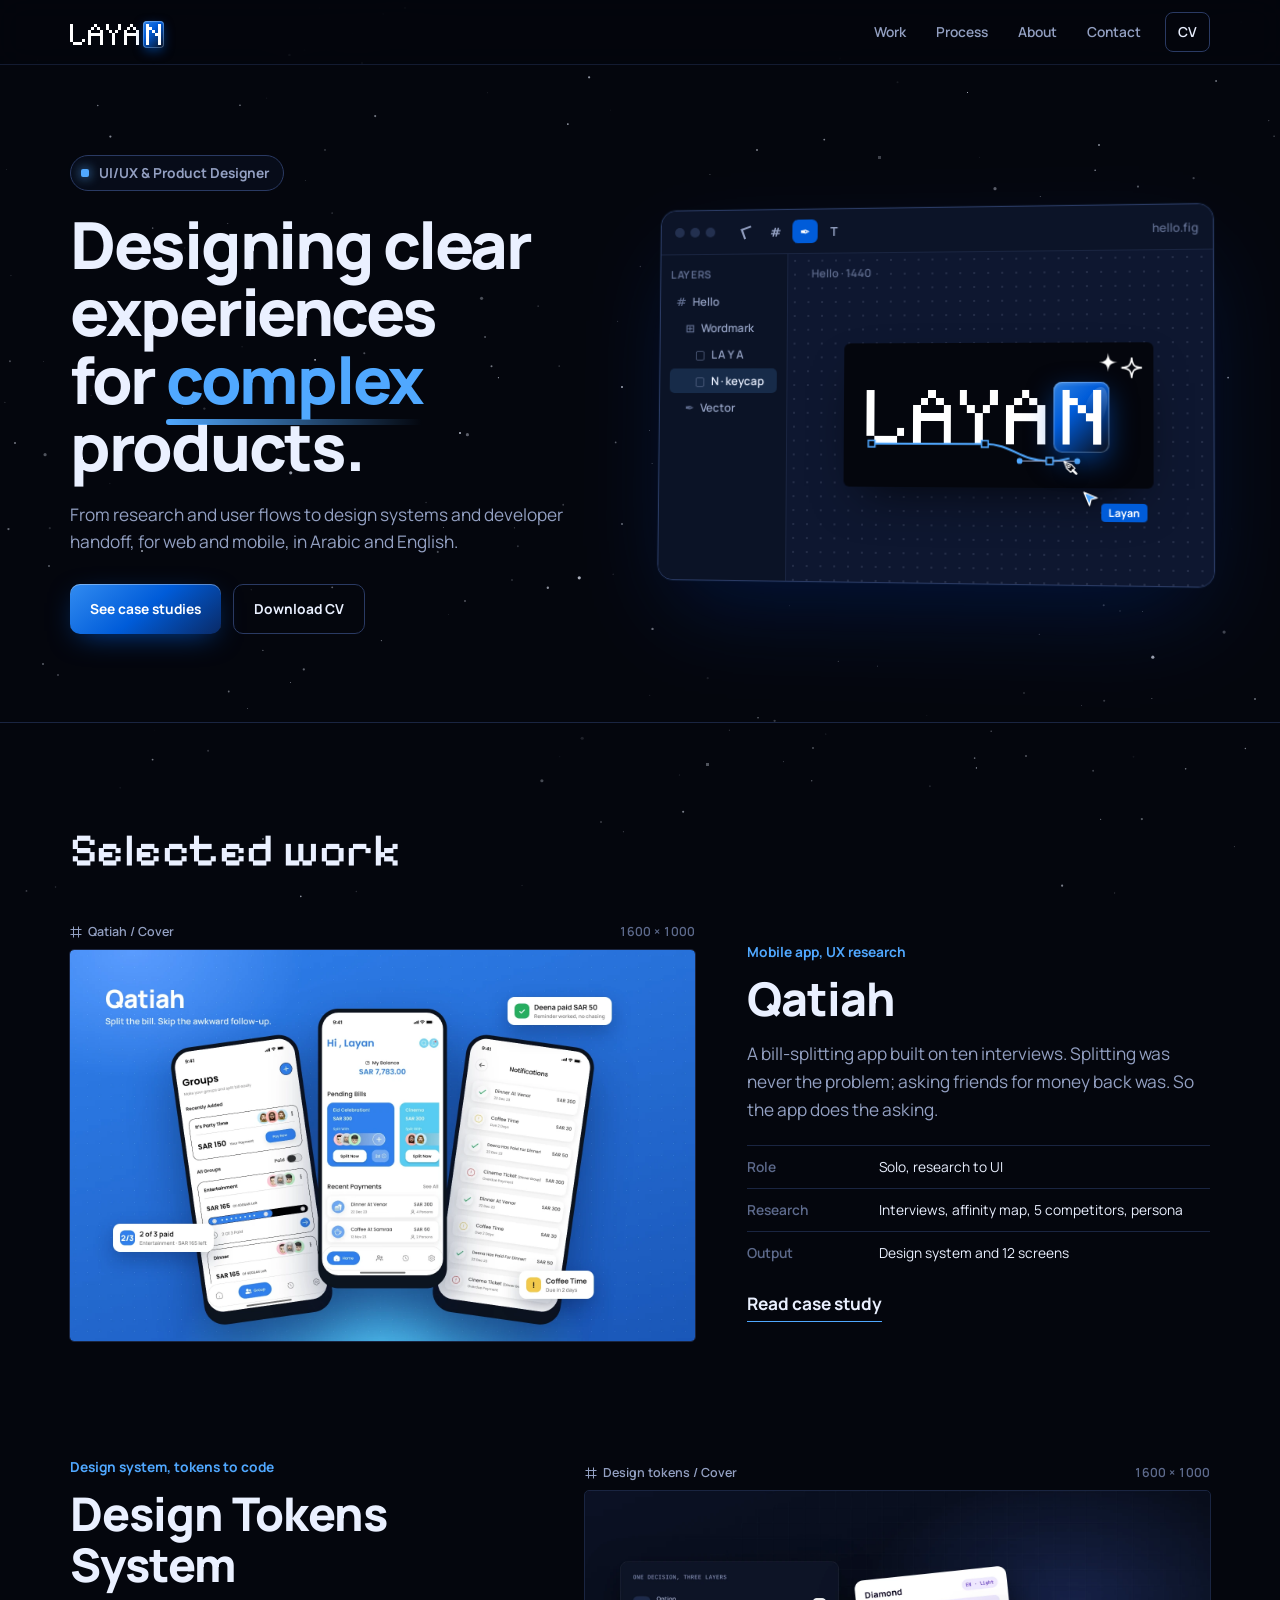
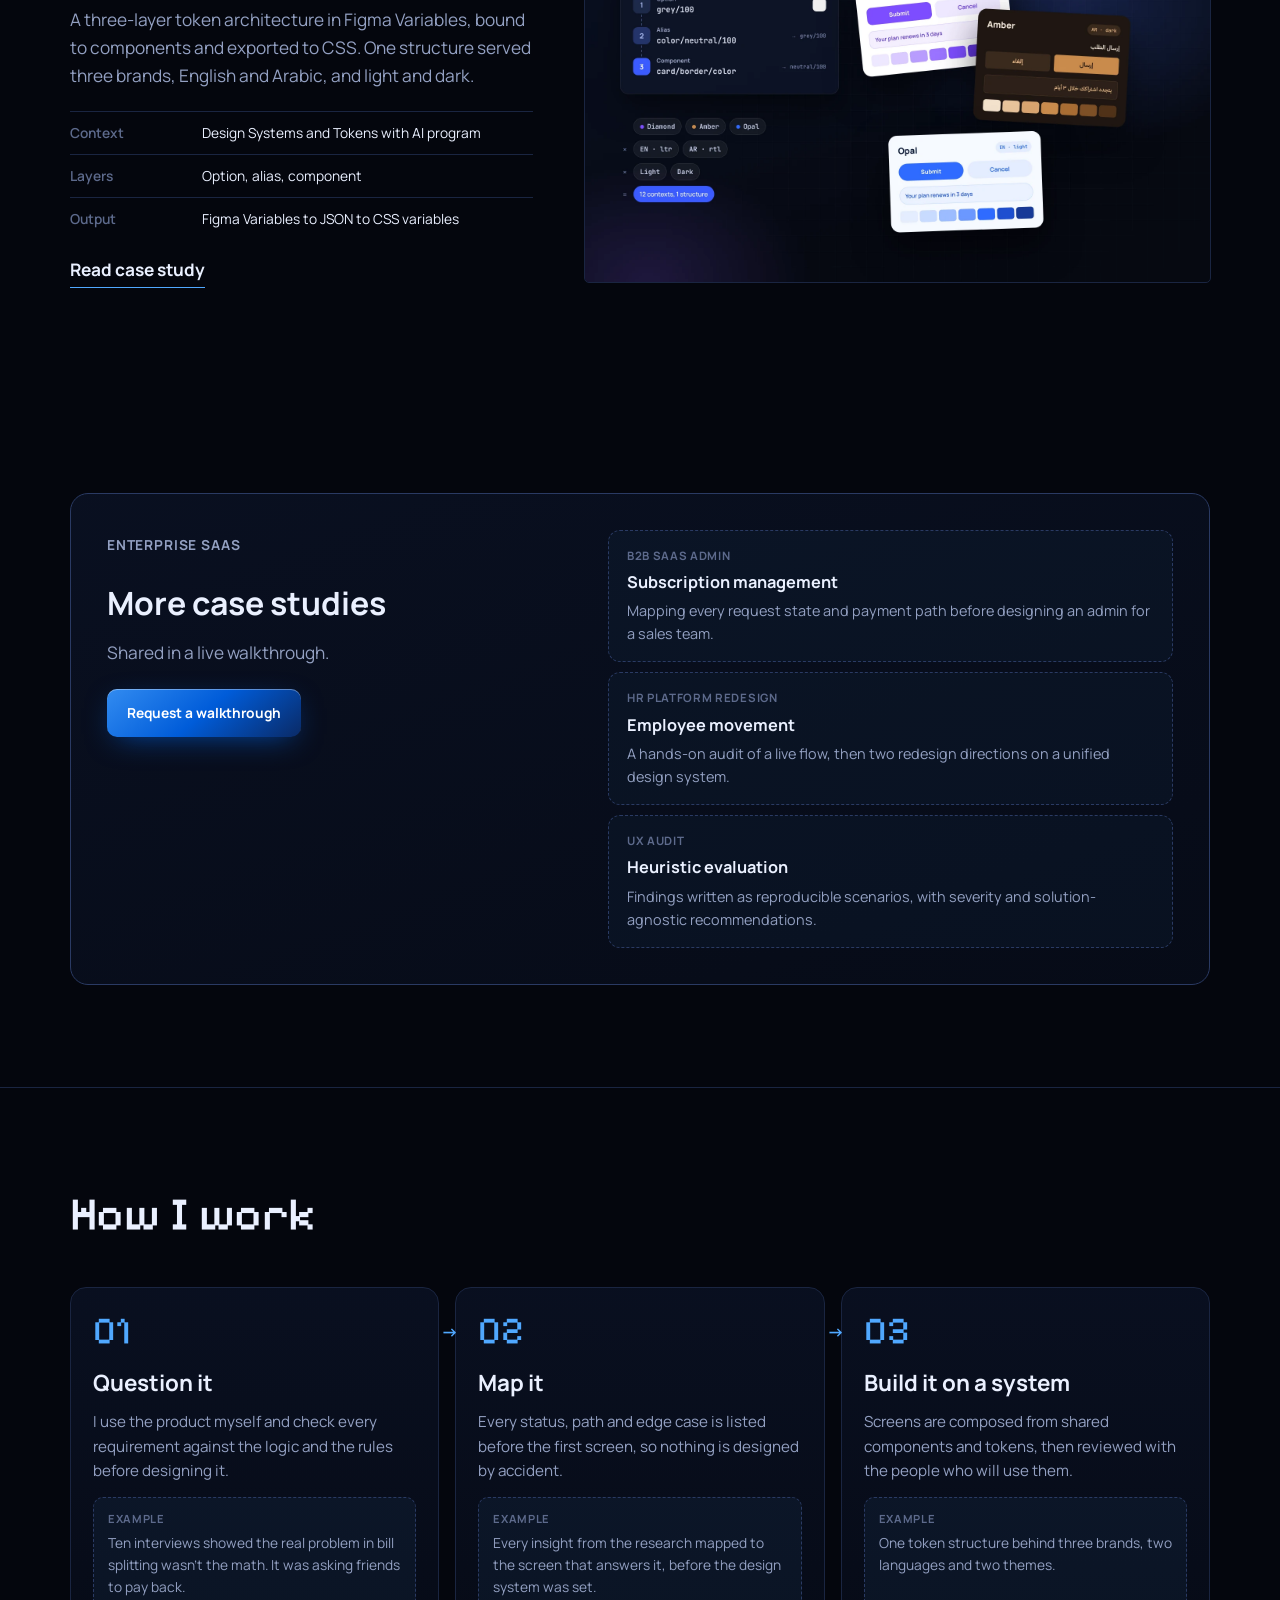
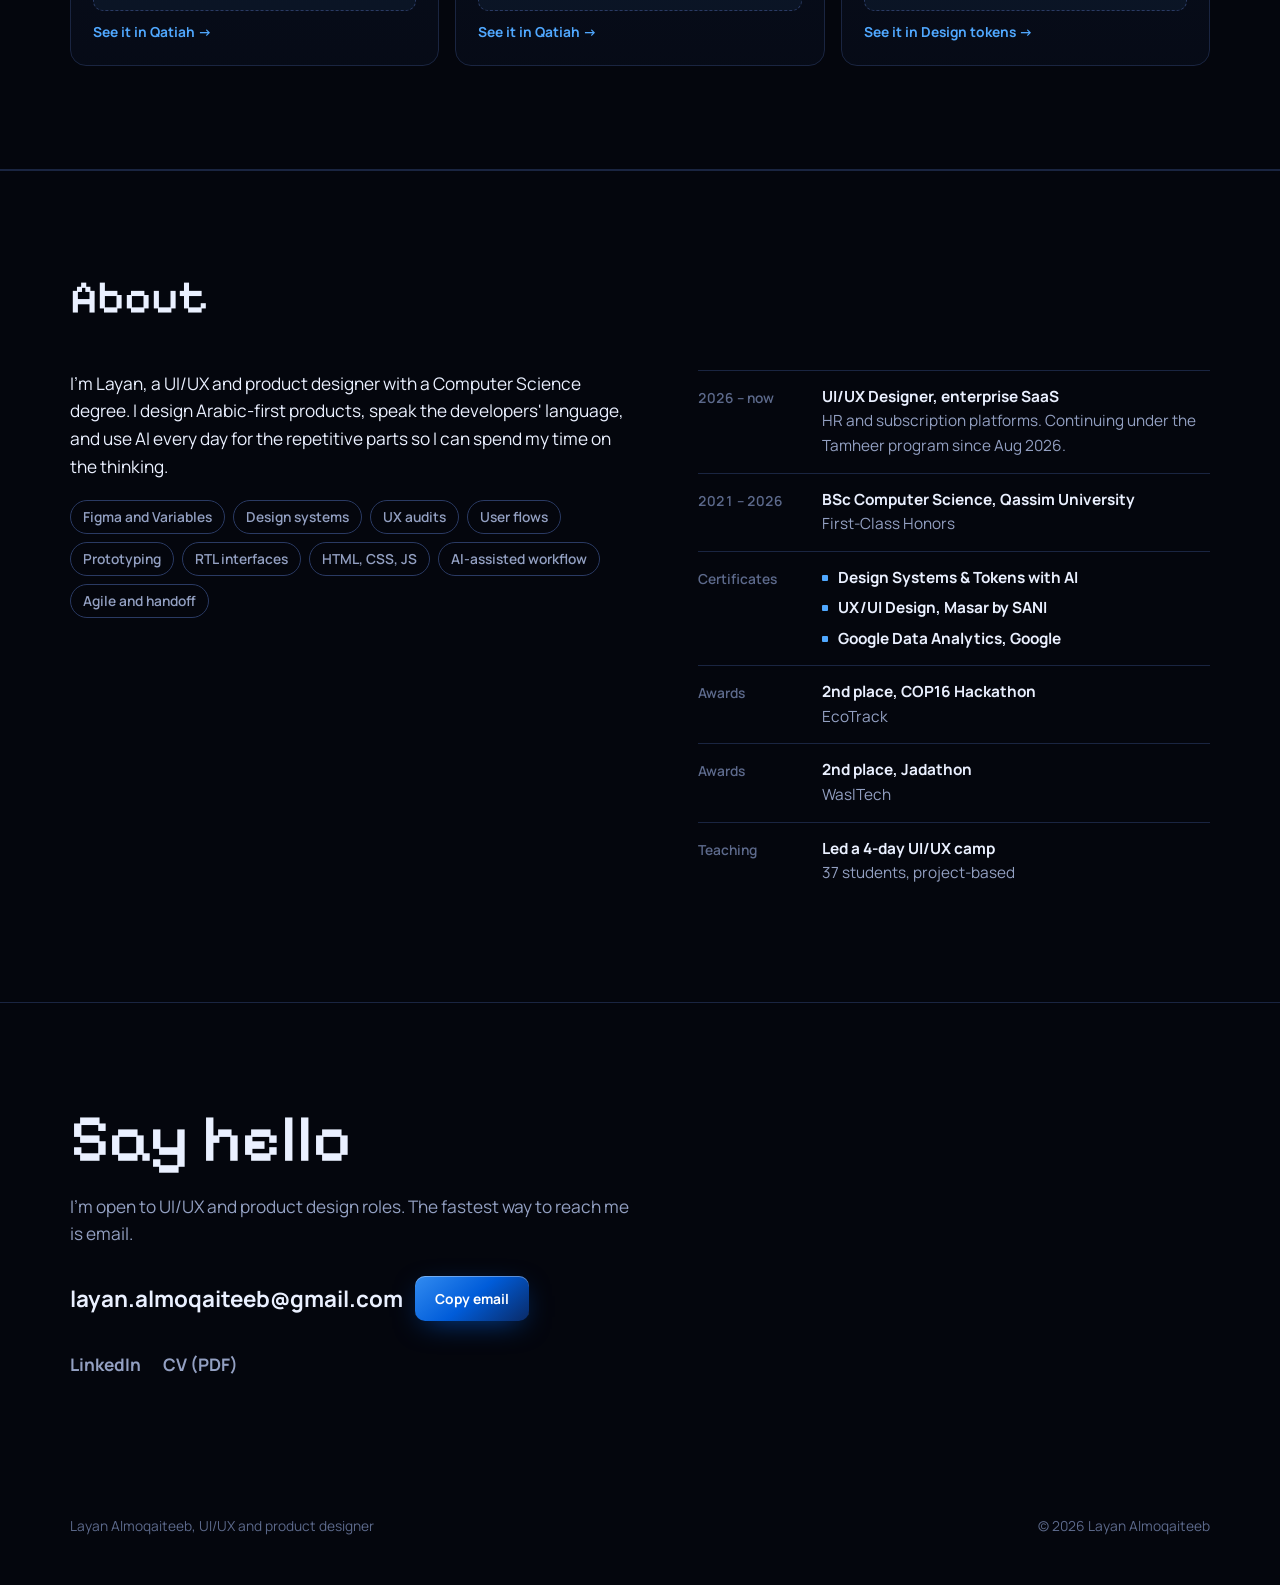
<file: index.html>
<!doctype html>
<html lang="en">
<head>
<meta charset="utf-8">
<meta name="viewport" content="width=device-width, initial-scale=1, viewport-fit=cover">
<title>Layan Almoqaiteeb</title>
<meta name="claude:viewport-fit-sides" content="cover">
<meta name="description" content="Layan Almoqaiteeb, UI/UX and product designer. Case studies in enterprise SaaS, mobile apps, user research and design systems.">
<meta property="og:title" content="Layan Almoqaiteeb, UI/UX and Product Designer">
<meta property="og:description" content="Case studies in enterprise SaaS, mobile apps, user research and design systems.">
<link rel="icon" href="assets/favicon.svg" type="image/svg+xml">
<link rel="preconnect" href="https://fonts.googleapis.com">
<link rel="preconnect" href="https://fonts.gstatic.com" crossorigin>
<link rel="stylesheet" href="https://fonts.googleapis.com/css2?family=Manrope:wght@400;500;600;700;800&family=Pixelify+Sans:wght@400;500;600&display=swap">
<link rel="stylesheet" href="assets/css/style.css">
</head>
<body>
<a class="skip" href="#main">Skip to content</a>
<canvas id="sky" aria-hidden="true"></canvas>

<div class="page">
<header class="topbar">
  <div class="wrap">
    <a class="brand" href="#top" aria-label="Layan, home"><span class="mini-wm" aria-hidden="true"><span class="glyph" data-glyph="L"></span><span class="glyph" data-glyph="A"></span><span class="glyph" data-glyph="Y"></span><span class="glyph" data-glyph="A"></span><span class="keycap"><span class="glyph" data-glyph="N"></span></span></span></a>
    <nav class="nav" aria-label="Main">
      <a href="#work">Work</a>
      <a href="#process">Process</a>
      <a href="#about">About</a>
      <a href="#contact">Contact</a>
      <a class="cv" href="assets/files/Layan_Almoqaiteeb_CV.pdf" target="_blank" rel="noopener">CV</a>
    </nav>
  </div>
</header>

<main id="main">
  <section class="hero wrap" id="top" aria-labelledby="hero-title">
    <div class="hero-grid">
      <div class="hero-copy">
        <p class="eyebrow"><span class="eb-dot" aria-hidden="true"></span>UI/UX &amp; Product Designer</p>
        <h1 id="hero-title" class="hero-title">Designing clear experiences for <span class="hl">complex</span> products.</h1>
        <p class="hero-sub">From research and user flows to design systems and developer handoff, for web and mobile, in Arabic and English.</p>
        <div class="hero-actions">
          <a class="btn btn-key" href="#work">See case studies</a>
          <a class="btn" href="assets/files/Layan_Almoqaiteeb_CV.pdf" target="_blank" rel="noopener">Download CV</a>
        </div>
      </div>
      <div class="artboard" aria-hidden="true">
        <div class="ab-bar"><span class="ab-dots"><i></i><i></i><i></i></span>
          <span class="ab-tools"><b class="t-move"></b><b class="t-frame"></b><b class="t-pen on"></b><b class="t-text">T</b></span>
          <span class="ab-file">hello.fig</span></div>
        <div class="ab-body">
          <div class="ab-layers"><p>Layers</p>
            <ul><li><i>#</i>Hello</li><li class="d1"><i>⊞</i>Wordmark</li><li class="d2"><i>▢</i>L A Y A</li><li class="d2 sel"><i>▢</i>N · keycap</li><li class="d1"><i>✒</i>Vector</li></ul>
          </div>
          <div class="ab-canvas">
            <span class="ab-flabel">Hello · 1440</span>
            <div class="ab-frame">
              <div class="wordmark-stage">
      <span class="wordmark" aria-hidden="true">
        <span class="glyph" data-glyph="L"></span>
        <span class="glyph" data-glyph="A"></span>
        <span class="glyph" data-glyph="Y"></span>
        <span class="glyph" data-glyph="A"></span>
        <span class="keycap"><span class="glyph" data-glyph="N"></span>
          <span class="sparks"><svg viewBox="0 0 60 40" fill="none"><path d="M14 2 C15 11 17 13 26 14 C17 15 15 17 14 26 C13 17 11 15 2 14 C11 13 13 11 14 2Z" fill="currentColor"/><path d="M44 8 C45 18 47 20 57 21 C47 22 45 24 44 34 C43 24 41 22 31 21 C41 20 43 18 44 8Z" stroke="currentColor" stroke-width="2"/></svg></span>
        </span>
      </span>
      <svg class="flowline" aria-hidden="true"></svg>
      <svg class="pen" viewBox="0 0 24 24" fill="none" aria-hidden="true"><path d="M3.5 3.5 L13 7.2 L18.6 12.8 L12.8 18.6 L7.2 13 Z" fill="#04060d" stroke="currentColor" stroke-width="1.6" stroke-linejoin="round"/><circle cx="10.2" cy="10.2" r="1.7" stroke="currentColor" stroke-width="1.5"/><path d="M3.5 3.5 L8.8 8.8" stroke="currentColor" stroke-width="1.4"/><path d="M15.7 15.7 L20.5 20.5" stroke="currentColor" stroke-width="3.2" stroke-linecap="round"/></svg>
              </div>
              <span class="ab-sel"><i></i><i></i><i></i><i></i><b>Wordmark · 520 × 168</b></span>
            </div>
            <span class="ab-comment"><b>L</b>Pixel-perfect ✦</span>
            <span class="ab-cursor"><svg viewBox="0 0 16 16"><path d="M1 1 L14 6.5 L8 8 L6.5 14 Z" fill="#50a8ff" stroke="#fff" stroke-width="1.2" stroke-linejoin="round"/></svg><em>Layan</em></span>
          </div>
        </div>
      </div>
    </div>
  </section>

  <hr class="rule">

  <section class="section wrap" id="work" aria-labelledby="work-title">
    <div class="section-head">
      <h2 class="section-title" id="work-title">Selected work</h2>
      
    </div>

    <div class="work">
      <article class="project">
        <div class="frame">
          <div class="frame-label"><span class="name"><svg viewBox="0 0 12 12" fill="none" stroke="currentColor"><path d="M3.5 0.5v11M8.5 0.5v11M0.5 3.5h11M0.5 8.5h11"/></svg>Qatiah / Cover</span><span class="dims"></span></div>
          <a class="canvas" href="work/qatiah.html" aria-label="Read the Qatiah case study">
            <img src="assets/img/qatiah/cover.webp" data-dims="1600 × 1000" alt="Three Qatiah app screens: groups, home and notifications" width="1600" height="1000" loading="lazy">
            <span class="sel" aria-hidden="true"><i></i><i></i><i></i><i></i><b>10 interviews</b></span>
          </a>
        </div>
        <div>
          <p class="project-kind">Mobile app, UX research</p>
          <h3><a href="work/qatiah.html">Qatiah</a></h3>
          <p class="sum">A bill-splitting app built on ten interviews. Splitting was never the problem; asking friends for money back was. So the app does the asking.</p>
          <ul class="facts">
            <li><span>Role</span><span>Solo, research to UI</span></li>
            <li><span>Research</span><span>Interviews, affinity map, 5 competitors, persona</span></li>
            <li><span>Output</span><span>Design system and 12 screens</span></li>
          </ul>
          <a class="read" href="work/qatiah.html">Read case study</a>
        </div>
      </article>

      <article class="project flip">
        <div class="frame">
          <div class="frame-label"><span class="name"><svg viewBox="0 0 12 12" fill="none" stroke="currentColor"><path d="M3.5 0.5v11M8.5 0.5v11M0.5 3.5h11M0.5 8.5h11"/></svg>Design tokens / Cover</span><span class="dims"></span></div>
          <a class="canvas" href="work/design-tokens.html" aria-label="Read the Design Tokens System case study">
            <img src="assets/img/tokens/cover.webp" data-dims="1600 × 1000" alt="A token chain beside the same component card in three brands, two languages and two themes" width="1600" height="1000" loading="lazy">
            <span class="sel" aria-hidden="true"><i></i><i></i><i></i><i></i><b>3 brands × 2 languages × 2 themes</b></span>
          </a>
        </div>
        <div>
          <p class="project-kind">Design system, tokens to code</p>
          <h3><a href="work/design-tokens.html">Design Tokens System</a></h3>
          <p class="sum">A three-layer token architecture in Figma Variables, bound to components and exported to CSS. One structure served three brands, English and Arabic, and light and dark.</p>
          <ul class="facts">
            <li><span>Context</span><span>Design Systems and Tokens with AI program</span></li>
            <li><span>Layers</span><span>Option, alias, component</span></li>
            <li><span>Output</span><span>Figma Variables to JSON to CSS variables</span></li>
          </ul>
          <a class="read" href="work/design-tokens.html">Read case study</a>
        </div>
      </article>

      <div class="nda">
        <div class="nda-head">
          <p class="nda-kicker">Enterprise SaaS</p>
          <h3>More case studies</h3>
          <p>Shared in a live walkthrough.</p>
          <a class="btn btn-key" href="mailto:layan.almoqaiteeb@gmail.com?subject=Case%20study%20walkthrough">Request a walkthrough</a>
        </div>
        <ul class="nda-list">
          <li><span>B2B SaaS admin</span><b>Subscription management</b><em>Mapping every request state and payment path before designing an admin for a sales team.</em></li>
          <li><span>HR platform redesign</span><b>Employee movement</b><em>A hands-on audit of a live flow, then two redesign directions on a unified design system.</em></li>
          <li><span>UX audit</span><b>Heuristic evaluation</b><em>Findings written as reproducible scenarios, with severity and solution-agnostic recommendations.</em></li>
        </ul>
      </div>
    </div>

  </section>

  <hr class="rule">

  <section class="section wrap" id="process" aria-labelledby="process-title">
    <div class="section-head">
      <h2 class="section-title" id="process-title">How I work</h2>
      
    </div>
    <ol class="flow3">
      <li>
        <span class="n" aria-hidden="true">01</span>
        <h4>Question it</h4>
        <p>I use the product myself and check every requirement against the logic and the rules before designing it.</p>
        <p class="proof"><b>Example</b> Ten interviews showed the real problem in bill splitting wasn't the math. It was asking friends to pay back.</p>
        <a class="proof-link" href="work/qatiah.html">See it in Qatiah →</a>
      </li>
      <li>
        <span class="n" aria-hidden="true">02</span>
        <h4>Map it</h4>
        <p>Every status, path and edge case is listed before the first screen, so nothing is designed by accident.</p>
        <p class="proof"><b>Example</b> Every insight from the research mapped to the screen that answers it, before the design system was set.</p>
        <a class="proof-link" href="work/qatiah.html#decisions">See it in Qatiah →</a>
      </li>
      <li>
        <span class="n" aria-hidden="true">03</span>
        <h4>Build it on a system</h4>
        <p>Screens are composed from shared components and tokens, then reviewed with the people who will use them.</p>
        <p class="proof"><b>Example</b> One token structure behind three brands, two languages and two themes.</p>
        <a class="proof-link" href="work/design-tokens.html">See it in Design tokens →</a>
      </li>
    </ol>
  </section>

  <hr class="rule">


  <hr class="rule">

  <section class="section wrap" id="about" aria-labelledby="about-title">
    <div class="section-head"><h2 class="section-title" id="about-title">About</h2></div>
    <div class="about">
      <div>
        <p>I'm Layan, a UI/UX and product designer with a Computer Science degree. I design Arabic-first products, speak the developers' language, and use AI every day for the repetitive parts so I can spend my time on the thinking.</p>
        <div class="chips">
          <span class="chip">Figma and Variables</span><span class="chip">Design systems</span><span class="chip">UX audits</span><span class="chip">User flows</span><span class="chip">Prototyping</span><span class="chip">RTL interfaces</span><span class="chip">HTML, CSS, JS</span><span class="chip">AI-assisted workflow</span><span class="chip">Agile and handoff</span>
        </div>
      </div>
      <ul class="cv-list">
        <li><span class="when">2026 – now</span><div><b>UI/UX Designer, enterprise SaaS</b><span>HR and subscription platforms. Continuing under the Tamheer program since Aug 2026.</span></div></li>
        <li><span class="when">2021 – 2026</span><div><b>BSc Computer Science, Qassim University</b><span>First-Class Honors</span></div></li>
        <li><span class="when">Certificates</span><div><ul class="cert"><li>Design Systems &amp; Tokens with AI</li><li>UX/UI Design, Masar by SANI</li><li>Google Data Analytics, Google</li></ul></div></li>
        <li><span class="when">Awards</span><div><b>2nd place, COP16 Hackathon</b><span>EcoTrack</span></div></li>
        <li><span class="when">Awards</span><div><b>2nd place, Jadathon</b><span>WaslTech</span></div></li>
        <li><span class="when">Teaching</span><div><b>Led a 4-day UI/UX camp</b><span>37 students, project-based</span></div></li>
      </ul>
    </div>
  </section>

  <hr class="rule">

  <section class="section wrap contact" id="contact" aria-labelledby="contact-title">
    <h2 id="contact-title">Say hello</h2>
    <p>I'm open to UI/UX and product design roles. The fastest way to reach me is email.</p>
    <div class="mail">
      <code id="email">layan.almoqaiteeb@gmail.com</code>
      <button class="btn btn-key" type="button" data-copy="layan.almoqaiteeb@gmail.com" data-toast="copy-toast" data-select="email">Copy email</button>
      <span class="toast" id="copy-toast" role="status" aria-live="polite"></span>
    </div>
    <div class="links">
      <a href="https://www.linkedin.com/in/layan-almoqaiteeb" target="_blank" rel="noopener">LinkedIn</a>
      <a href="assets/files/Layan_Almoqaiteeb_CV.pdf" target="_blank" rel="noopener">CV (PDF)</a>
    </div>
  </section>
</main>

<footer class="footer">
  <div class="wrap"><span>Layan Almoqaiteeb, UI/UX and product designer</span><span>© 2026 Layan Almoqaiteeb</span></div>
</footer>
</div>
<script src="assets/js/main.js"></script>
</body>
</html>
</file>
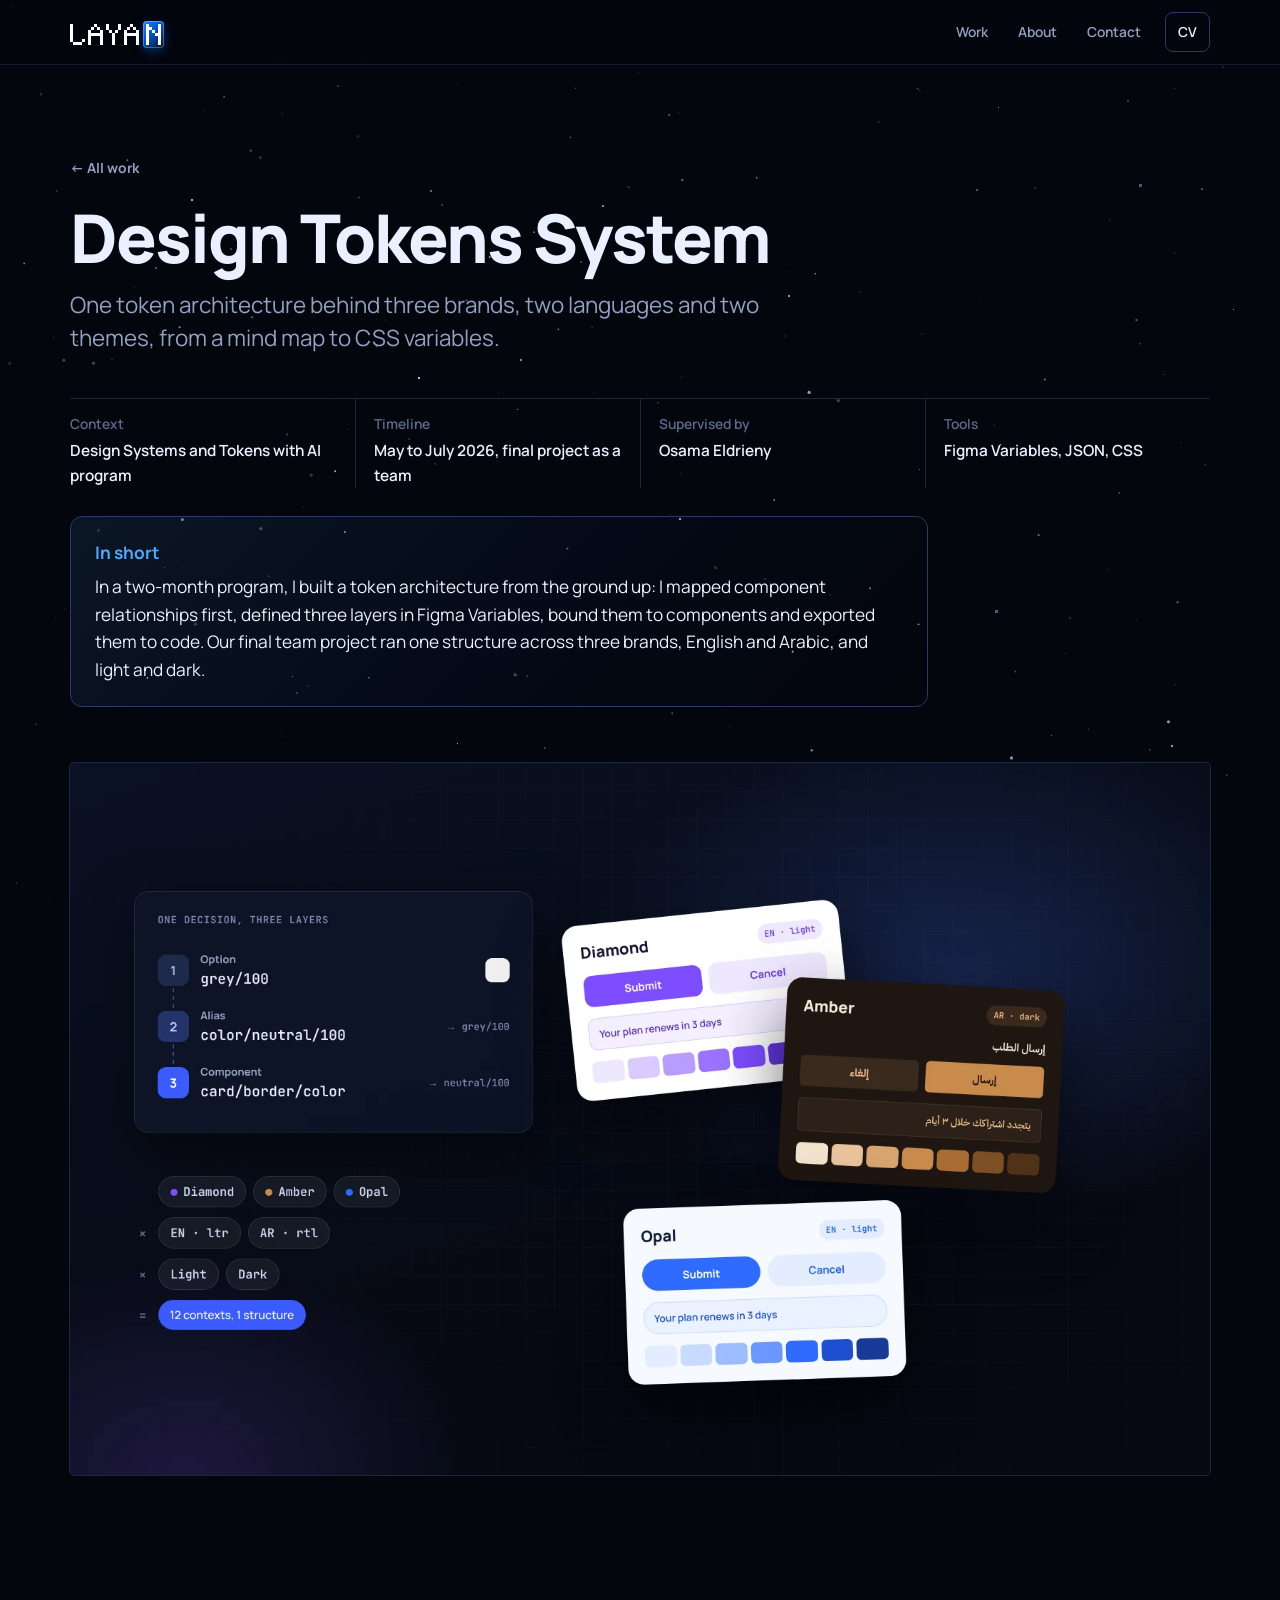
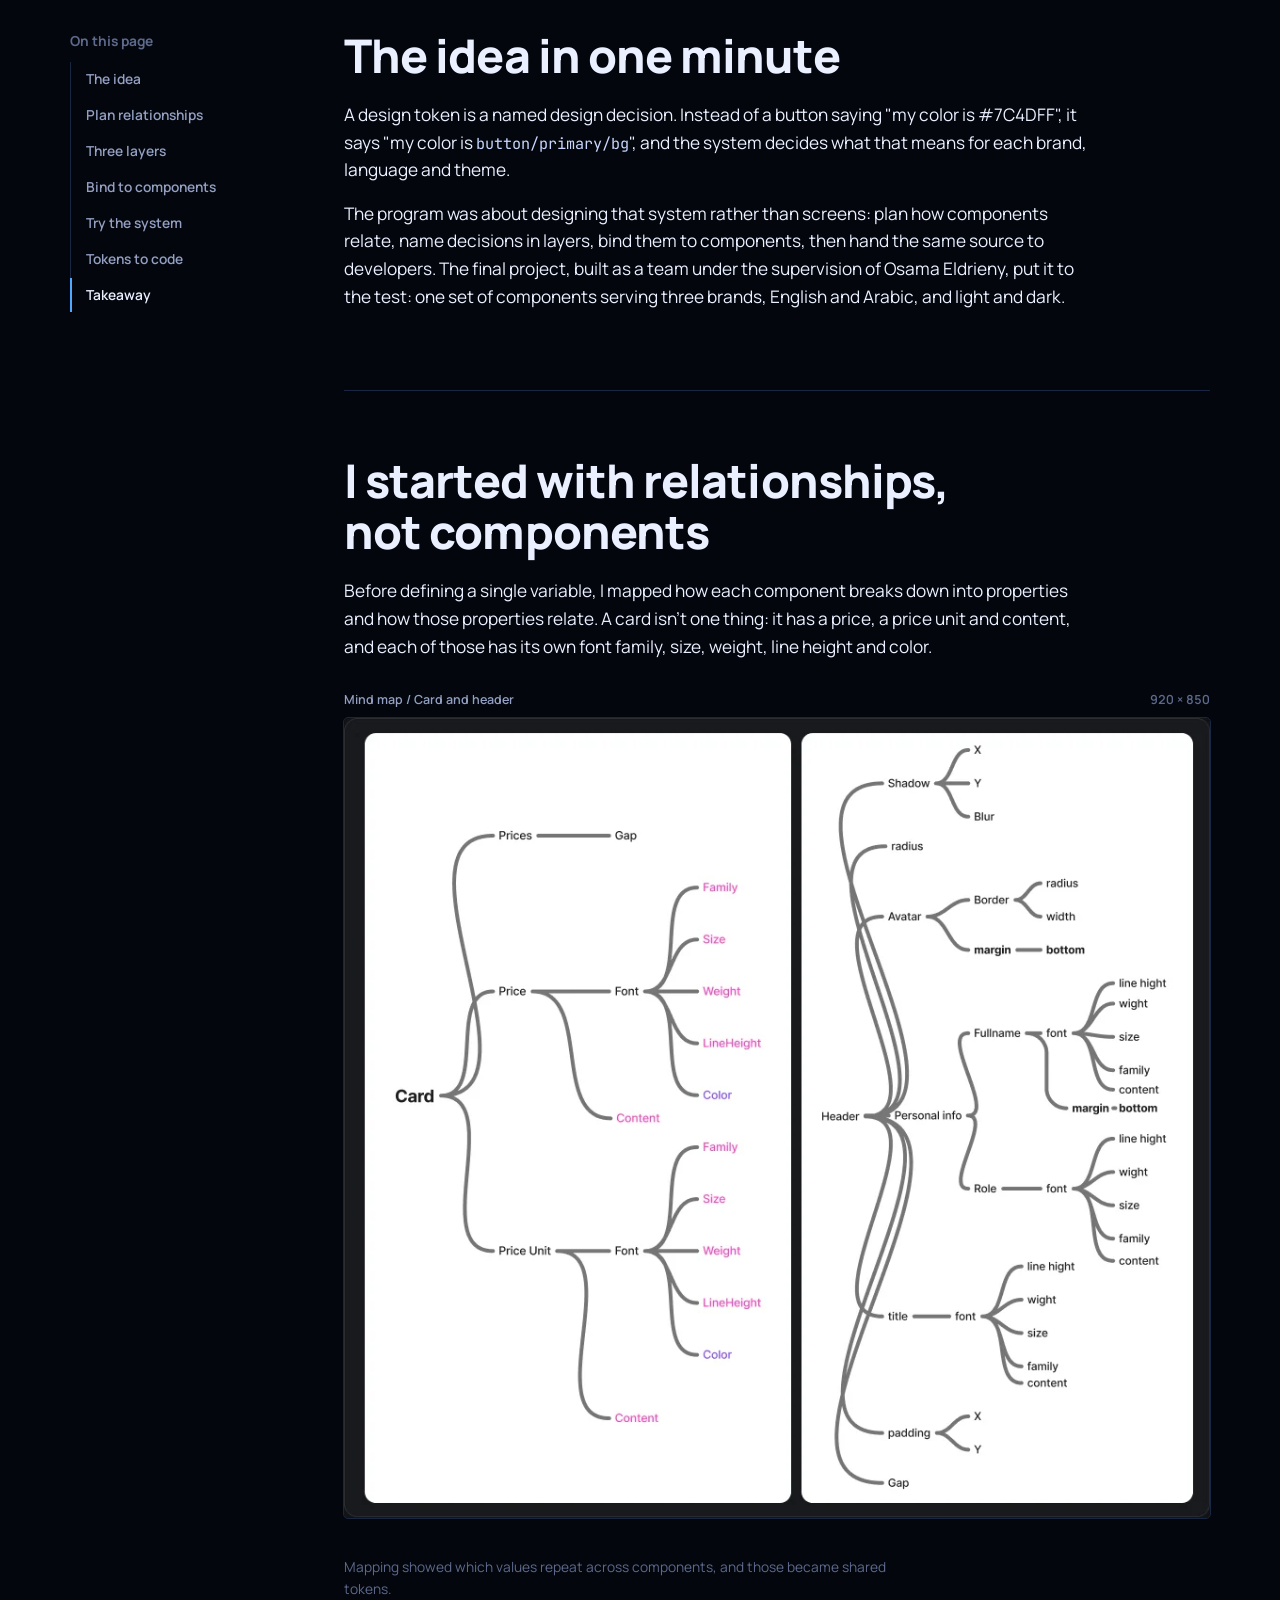
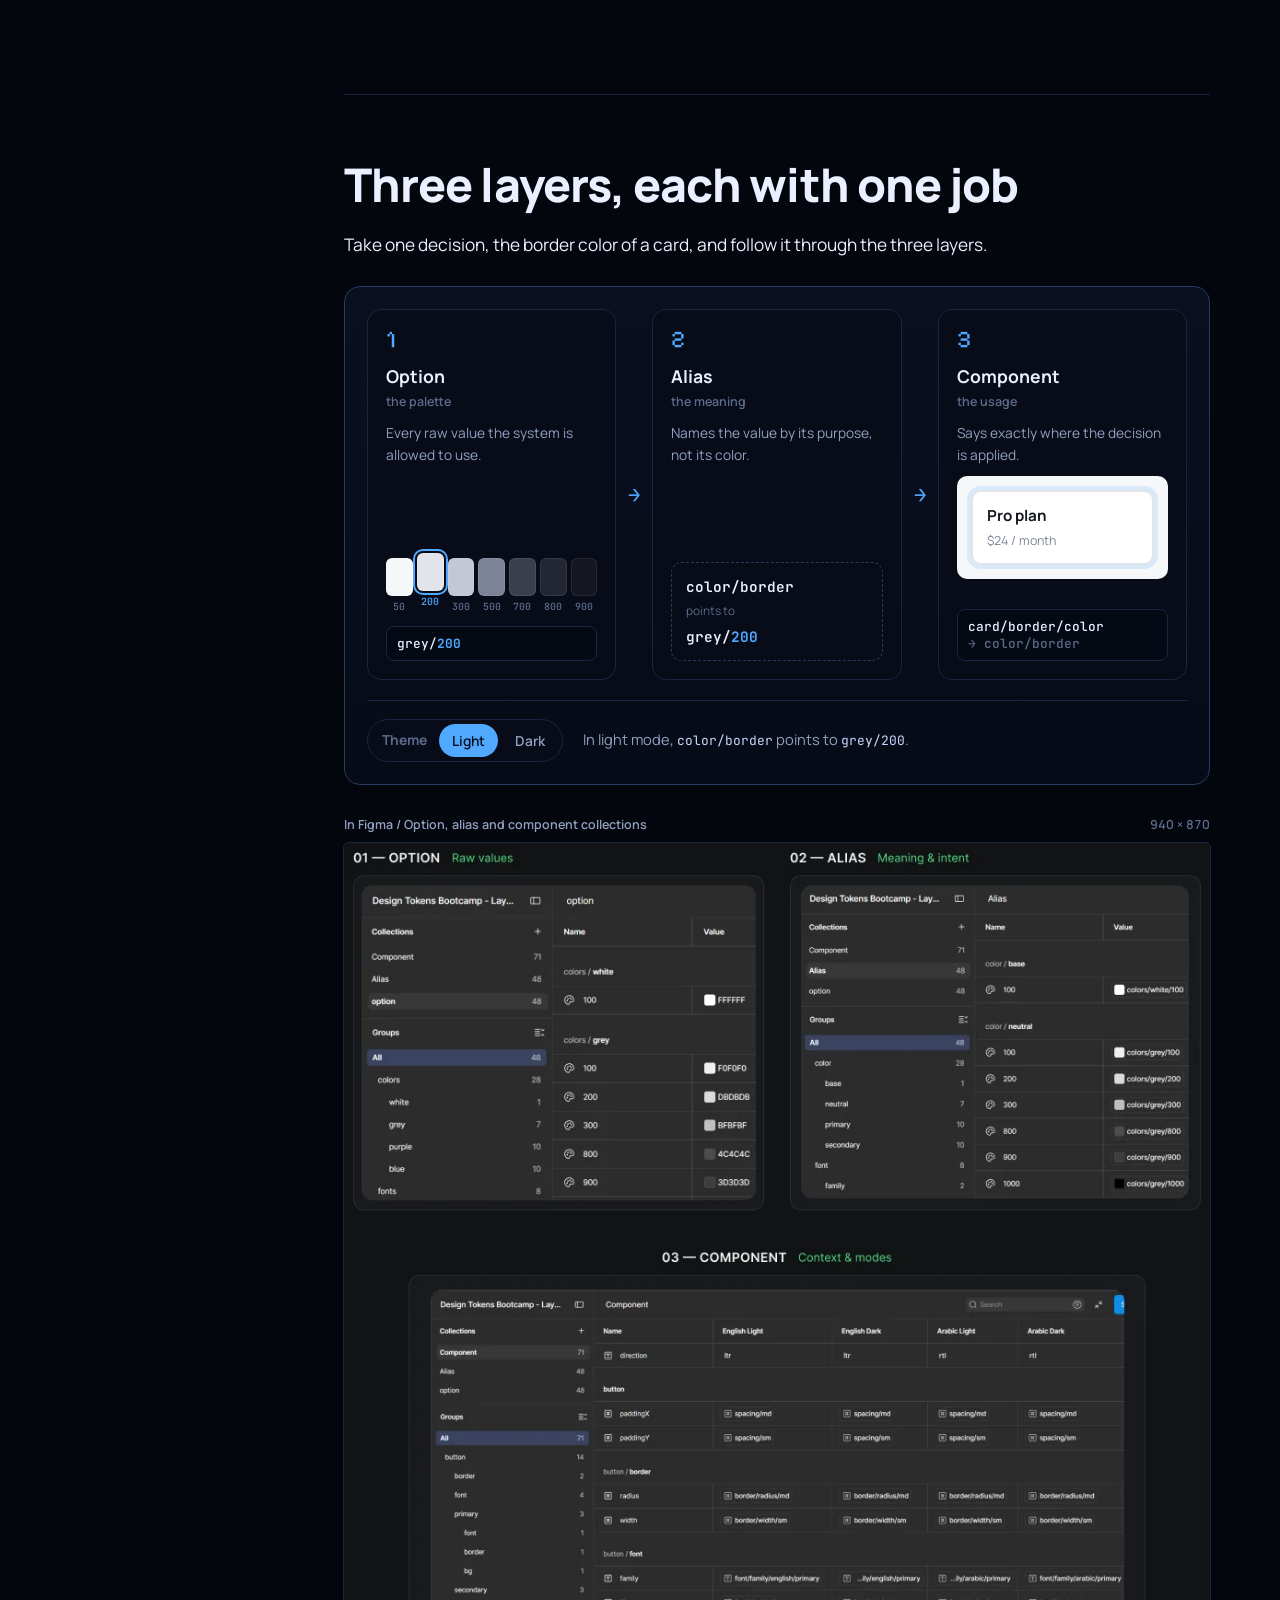
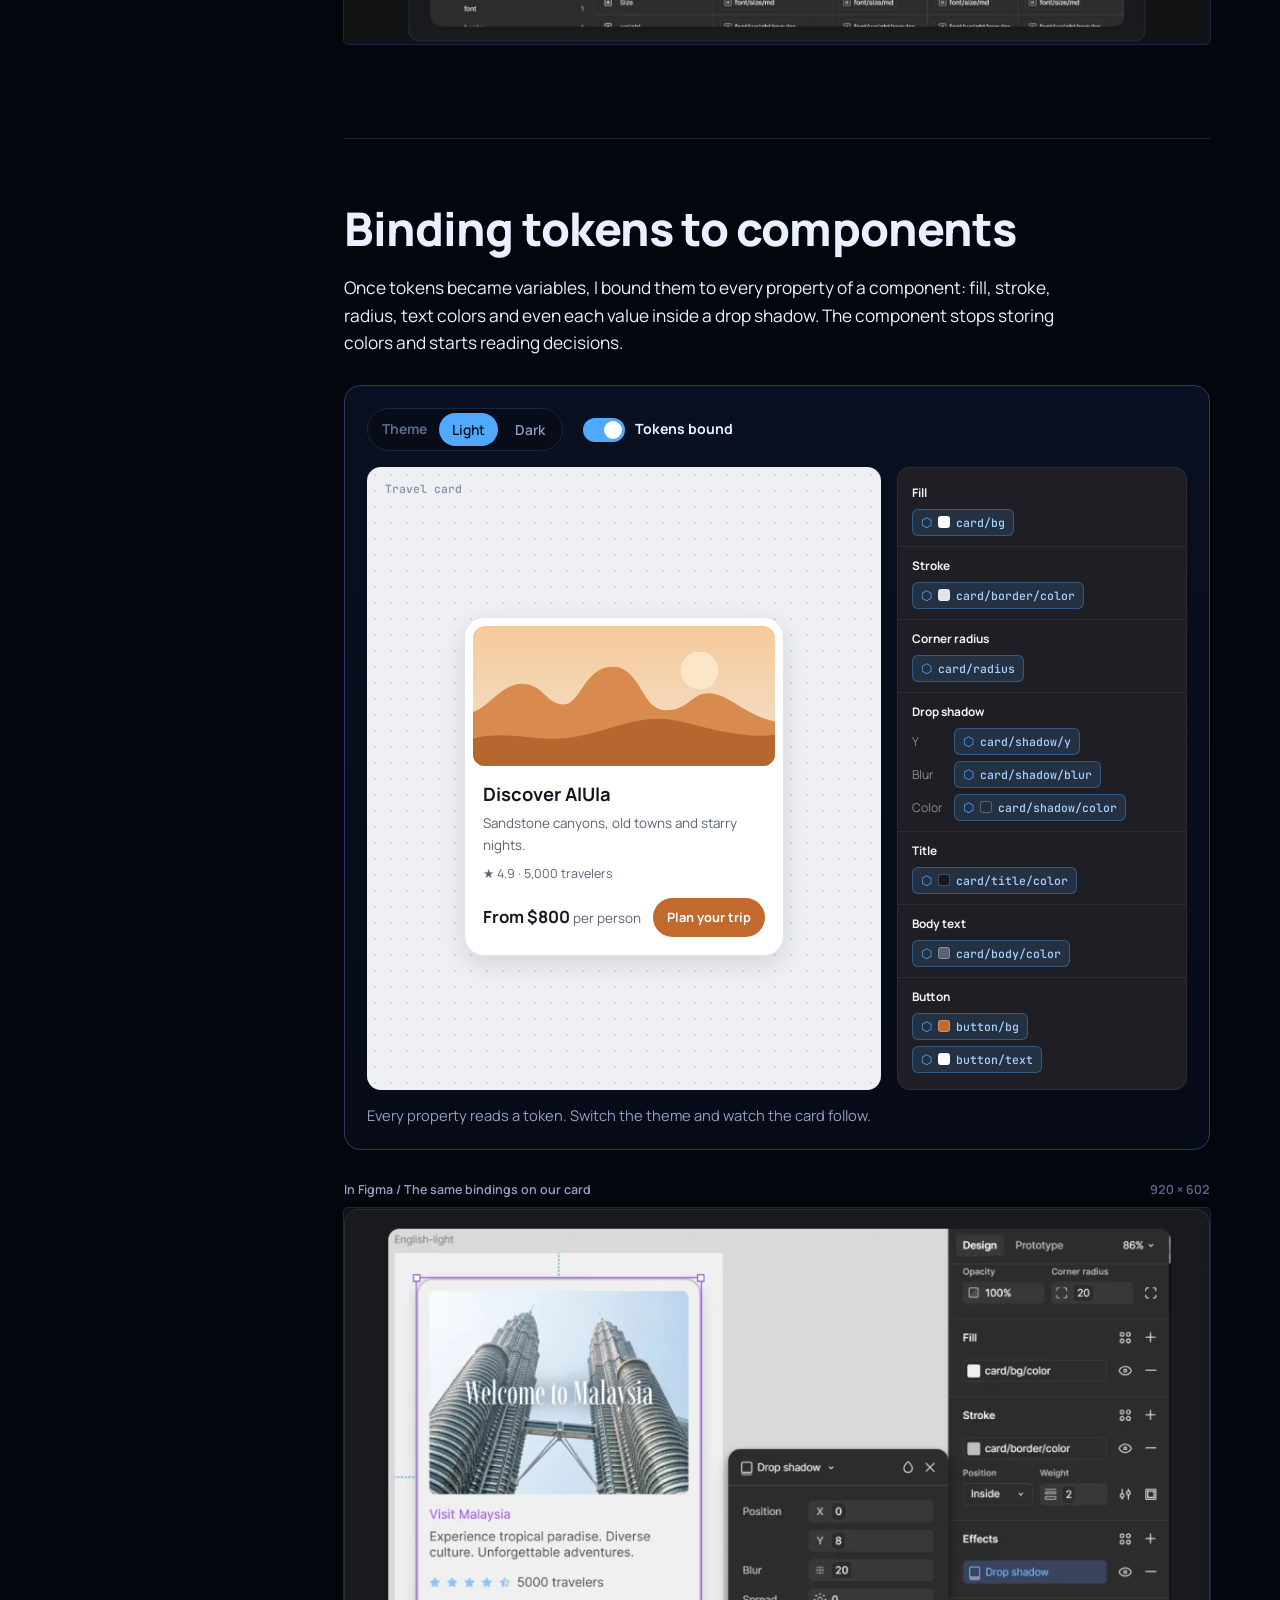
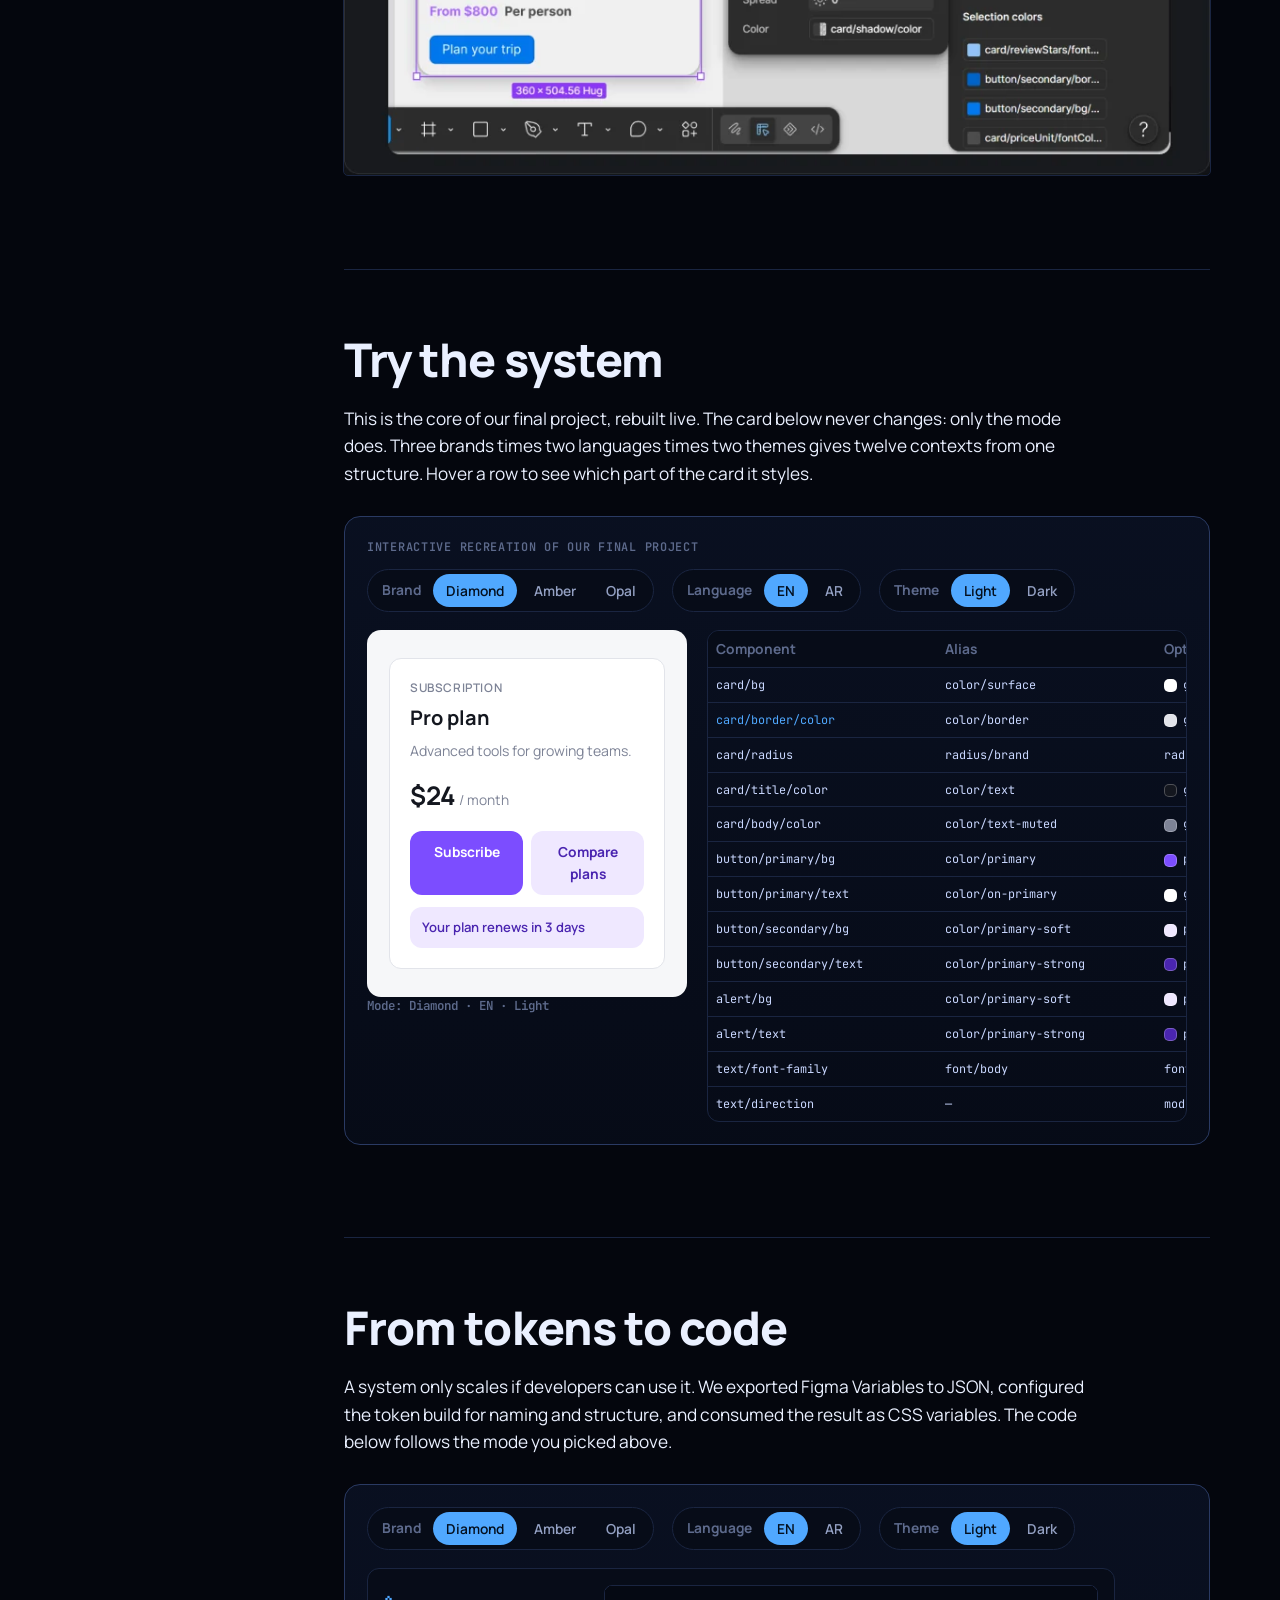
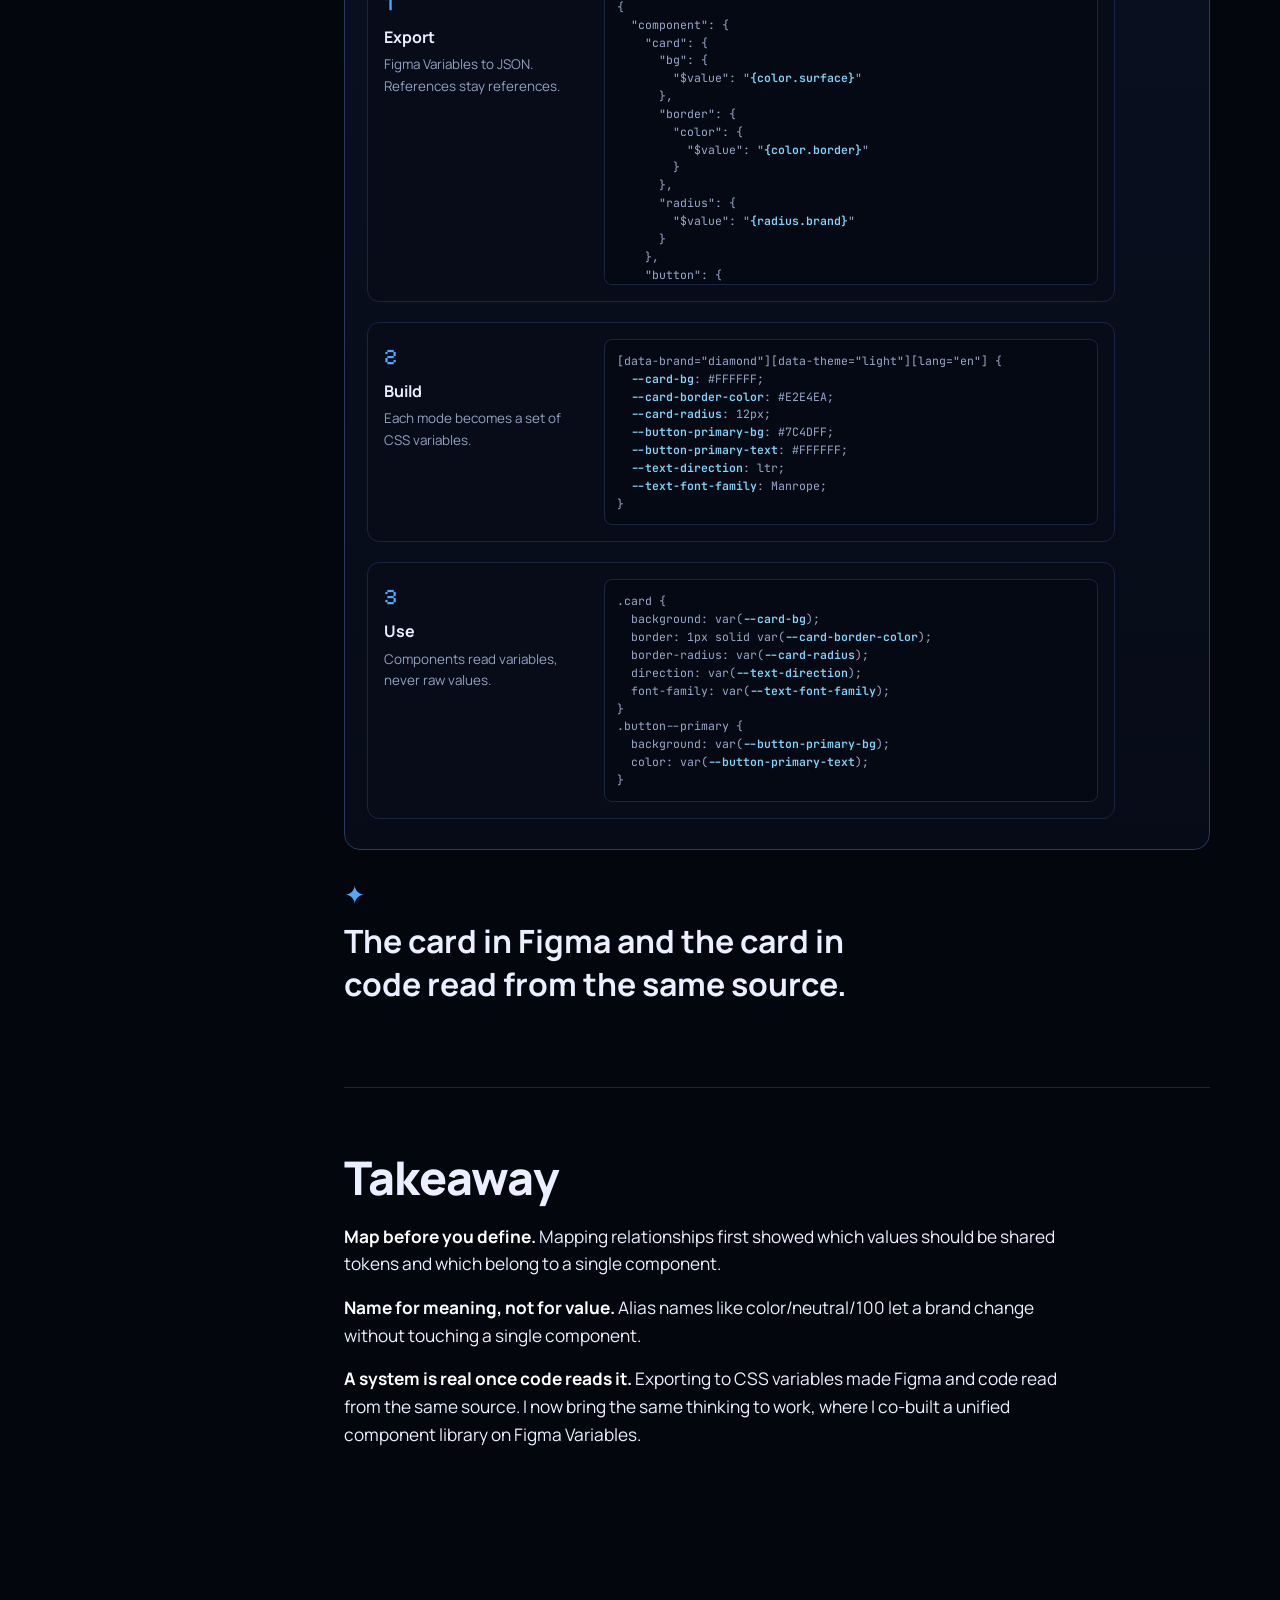
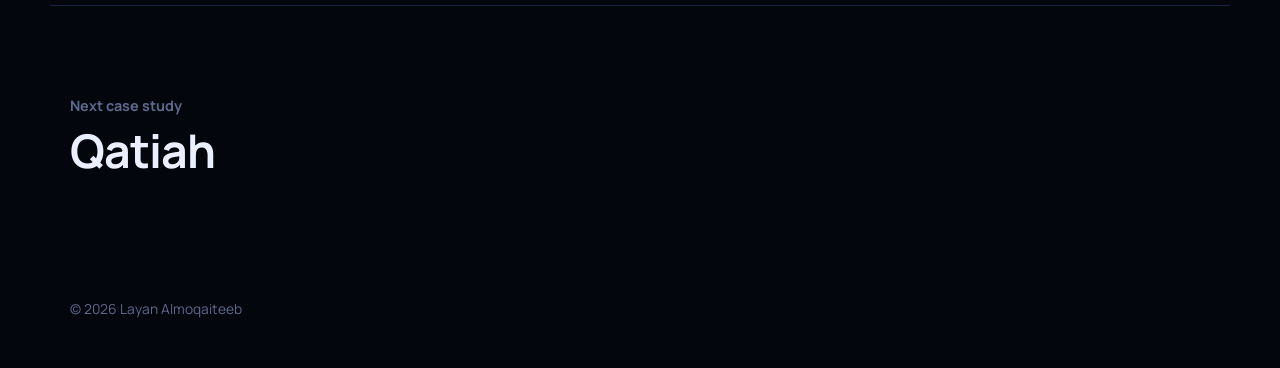
<file: work/design-tokens.html>
<!doctype html>
<html lang="en">
<head>
<meta charset="utf-8">
<meta name="viewport" content="width=device-width, initial-scale=1, viewport-fit=cover">
<title>Design Tokens System · Layan</title>
<meta name="description" content="Case study: a token architecture for a multi-brand, bilingual, light and dark design system, from mind map to CSS variables.">
<link rel="icon" href="../assets/favicon.svg" type="image/svg+xml">
<link rel="preconnect" href="https://fonts.googleapis.com">
<link rel="preconnect" href="https://fonts.gstatic.com" crossorigin>
<link rel="stylesheet" href="https://fonts.googleapis.com/css2?family=IBM+Plex+Sans+Arabic:wght@400;600;700&family=JetBrains+Mono:wght@400;600&family=Manrope:wght@400;500;600;700;800&family=Pixelify+Sans:wght@400;500;600&display=swap">
<link rel="stylesheet" href="../assets/css/style.css">
</head>
<body>
<a class="skip" href="#main">Skip to content</a>
<canvas id="sky" aria-hidden="true"></canvas>
<div class="page">
<header class="topbar">
  <div class="wrap">
    <a class="brand" href="../index.html" aria-label="Layan, home"><span class="mini-wm" aria-hidden="true"><span class="glyph" data-glyph="L"></span><span class="glyph" data-glyph="A"></span><span class="glyph" data-glyph="Y"></span><span class="glyph" data-glyph="A"></span><span class="keycap"><span class="glyph" data-glyph="N"></span></span></span></a>
    <nav class="nav" aria-label="Main">
      <a href="../index.html#work">Work</a>
      <a href="../index.html#about">About</a>
      <a href="../index.html#contact">Contact</a>
      <a class="cv" href="../assets/files/Layan_Almoqaiteeb_CV.pdf" target="_blank" rel="noopener">CV</a>
    </nav>
  </div>
</header>

<main id="main">
  <header class="cs-head wrap">
    <a class="back" href="../index.html#work">← All work</a>
    <h1>Design Tokens System</h1>
    <p class="sub">One token architecture behind three brands, two languages and two themes, from a mind map to CSS variables.</p>
    <dl class="meta">
      <div><dt>Context</dt><dd>Design Systems and Tokens with AI program</dd></div>
      <div><dt>Timeline</dt><dd>May to July 2026, final project as a team</dd></div>
      <div><dt>Supervised by</dt><dd>Osama Eldrieny</dd></div>
      <div><dt>Tools</dt><dd>Figma Variables, JSON, CSS</dd></div>
    </dl>
    <div class="tldr"><b>In short</b><p>In a two-month program, I built a token architecture from the ground up: I mapped component relationships first, defined three layers in Figma Variables, bound them to components and exported them to code. Our final team project ran one structure across three brands, English and Arabic, and light and dark.</p></div>
    <figure class="cs-hero frame">
      <div class="canvas"><img src="../assets/img/tokens/cover.webp" alt="A token chain from grey/100 to color/neutral/100 to card/border/color, beside the same component card in three brands: Diamond light, Amber dark in Arabic, and Opal light" width="1600" height="1000"></div>
    </figure>
  </header>

  <div class="cs-body wrap">
    <nav class="toc" aria-label="On this page">
      <p>On this page</p>
      <ol>
        <li><a href="#idea">The idea</a></li>
        <li><a href="#plan">Plan relationships</a></li>
        <li><a href="#layers">Three layers</a></li>
        <li><a href="#bind">Bind to components</a></li>
        <li><a href="#contexts">Try the system</a></li>
        <li><a href="#code">Tokens to code</a></li>
        <li><a href="#takeaway">Takeaway</a></li>
      </ol>
    </nav>

    <article class="prose">
      <section id="idea">
        <h2>The idea in one minute</h2>
        <p>A design token is a named design decision. Instead of a button saying "my color is #7C4DFF", it says "my color is <code>button/primary/bg</code>", and the system decides what that means for each brand, language and theme.</p>
        <p>The program was about designing that system rather than screens: plan how components relate, name decisions in layers, bind them to components, then hand the same source to developers. The final project, built as a team under the supervision of Osama Eldrieny, put it to the test: one set of components serving three brands, English and Arabic, and light and dark.</p>
      </section>

      <section id="plan">
        <h2>I started with relationships, not components</h2>
        <p>Before defining a single variable, I mapped how each component breaks down into properties and how those properties relate. A card isn't one thing: it has a price, a price unit and content, and each of those has its own font family, size, weight, line height and color.</p>
        <figure class="frame">
          <div class="frame-label"><span class="name">Mind map / Card and header</span><span class="dims"></span></div>
          <div class="canvas"><img src="../assets/img/tokens/mindmap.webp" data-dims="920 × 850" alt="Two mind maps breaking a card and a profile header down into properties such as font, size, weight, padding, radius and shadow" width="920" height="850" loading="lazy"><span class="sel" aria-hidden="true"><i></i><i></i><i></i><i></i><b></b></span></div>
          <figcaption>Mapping showed which values repeat across components, and those became shared tokens.</figcaption>
        </figure>
      </section>

      <section id="layers">
        <h2>Three layers, each with one job</h2>
        <p>Take one decision, the border color of a card, and follow it through the three layers.</p>
        <div class="tk-panel tl" data-layers>
          <div class="tl-row">
            <div class="tl-col">
              <span class="tl-n">1</span>
              <h4>Option <small>the palette</small></h4>
              <p>Every raw value the system is allowed to use.</p>
              <div class="tl-ramp"><i data-g="50" style="background:#F6F7F9"><span>50</span></i><i data-g="200" style="background:#E2E4EA"><span>200</span></i><i data-g="300" style="background:#C4C8D4"><span>300</span></i><i data-g="500" style="background:#7D8396"><span>500</span></i><i data-g="700" style="background:#3A3F4E"><span>700</span></i><i data-g="800" style="background:#232733"><span>800</span></i><i data-g="900" style="background:#14171F"><span>900</span></i></div>
              <code class="tl-code">grey/<b data-l="opt">200</b></code>
            </div>
            <div class="tl-arrow" aria-hidden="true">→</div>
            <div class="tl-col">
              <span class="tl-n">2</span>
              <h4>Alias <small>the meaning</small></h4>
              <p>Names the value by its purpose, not its color.</p>
              <div class="tl-map"><code>color/border</code><span>points to</span><code class="tl-hot">grey/<b data-l="opt">200</b></code></div>
            </div>
            <div class="tl-arrow" aria-hidden="true">→</div>
            <div class="tl-col">
              <span class="tl-n">3</span>
              <h4>Component <small>the usage</small></h4>
              <p>Says exactly where the decision is applied.</p>
              <div class="tl-mini"><div class="tl-card"><b>Pro plan</b><span>$24 / month</span></div></div>
              <code class="tl-code">card/border/color<br><span class="tl-dim">→ color/border</span></code>
            </div>
          </div>
          <div class="tl-foot">
            <div class="tk-seg" role="group" aria-label="Theme"><span>Theme</span><button type="button" data-t="light" aria-pressed="true">Light</button><button type="button" data-t="dark" aria-pressed="false">Dark</button></div>
            <p data-l="msg">In light mode, <code>color/border</code> points to <code>grey/200</code>.</p>
          </div>
        </div>
        <figure class="frame">
          <div class="frame-label"><span class="name">In Figma / Option, alias and component collections</span><span class="dims"></span></div>
          <div class="canvas"><img src="../assets/img/tokens/architecture.webp" data-dims="940 × 870" alt="Three Figma Variables collections: option with raw colors, alias referencing them, and component with four language and theme modes" width="940" height="870" loading="lazy"><span class="sel" aria-hidden="true"><i></i><i></i><i></i><i></i><b></b></span></div>
        </figure>
      </section>

      <section id="bind">
        <h2>Binding tokens to components</h2>
        <p>Once tokens became variables, I bound them to every property of a component: fill, stroke, radius, text colors and even each value inside a drop shadow. The component stops storing colors and starts reading decisions.</p>
        <div class="tk-panel bd" data-bind>
          <div class="bd-top">
            <div class="tk-seg" role="group" aria-label="Theme"><span>Theme</span><button type="button" data-bt="light" aria-pressed="true">Light</button><button type="button" data-bt="dark" aria-pressed="false">Dark</button></div>
            <label class="bd-switch"><input type="checkbox" checked data-bound><span class="bd-track" aria-hidden="true"></span><span>Tokens bound</span></label>
          </div>
          <div class="bd-grid">
            <div class="bd-canvas">
              <span class="bd-frame-label">Travel card</span>
              <article class="bd-card" data-p="fill stroke radius shadow">
                <div class="bd-img" data-p="radius" aria-hidden="true">
                  <svg viewBox="0 0 320 150" preserveAspectRatio="xMidYMid slice"><defs><linearGradient id="bdsky" x1="0" y1="0" x2="0" y2="1"><stop offset="0" stop-color="#F6C99A"/><stop offset="1" stop-color="#F3E3CF"/></linearGradient></defs><rect width="320" height="150" fill="url(#bdsky)"/><circle cx="240" cy="48" r="20" fill="#FBE6C8"/><path d="M0 150V92c18-6 30-30 52-30s26 22 44 22 22-40 52-40 30 46 56 46 26-18 46-18 36 22 70 30v48z" fill="#D98A4E"/><path d="M0 150v-30c40-10 70 6 110-2s70-26 110-16 70 18 100 14v34z" fill="#B8662F"/></svg>
                </div>
                <div class="bd-body">
                  <h4 data-p="title">Discover AlUla</h4>
                  <p data-p="body">Sandstone canyons, old towns and starry nights.</p>
                  <p class="bd-meta" data-p="body">★ 4.9 · 5,000 travelers</p>
                  <div class="bd-row"><p data-p="title"><b>From $800</b> <span data-p="body">per person</span></p><span class="bd-btn" data-p="button">Plan your trip</span></div>
                </div>
              </article>
            </div>
            <div class="bd-panel" role="list" aria-label="Design panel"></div>
          </div>
          <p class="bd-msg" aria-live="polite"></p>
        </div>
        <figure class="frame">
          <div class="frame-label"><span class="name">In Figma / The same bindings on our card</span><span class="dims"></span></div>
          <div class="canvas"><img src="../assets/img/tokens/bind-components.webp" data-dims="920 × 602" alt="A travel card in Figma with its fill, stroke and drop shadow bound to card tokens in the design panel" width="920" height="602" loading="lazy"><span class="sel" aria-hidden="true"><i></i><i></i><i></i><i></i><b></b></span></div>
        </figure>
      </section>

      <section id="contexts">
        <h2>Try the system</h2>
        <p>This is the core of our final project, rebuilt live. The card below never changes: only the mode does. Three brands times two languages times two themes gives twelve contexts from one structure. Hover a row to see which part of the card it styles.</p>
        <div class="tk-panel tk-play" data-tokens-demo>
          <p class="tk-label">Interactive recreation of our final project</p>
          <div class="tk-controls" data-tk-controls></div>
          <div class="tk-grid">
            <div class="tk-stage">
              <div class="tk-preview">
                <div class="tk-card" data-part="card">
                  <p class="tk-kicker" data-part="body" data-c="kicker"></p>
                  <h4 data-part="title" data-c="title"></h4>
                  <p class="tk-body" data-part="body" data-c="body"></p>
                  <p class="tk-price" data-part="title"><b data-c="price"></b> <span data-c="per"></span></p>
                  <div class="tk-btns"><span class="tk-btn p" data-part="primary" data-c="p"></span><span class="tk-btn s" data-part="secondary" data-c="s"></span></div>
                  <p class="tk-alert" data-part="alert" data-c="alert"></p>
                </div>
              </div>
              <p class="tk-mode">Mode: <span data-tk-mode></span></p>
            </div>
            <div class="tk-table table-scroll">
              <table>
                <thead><tr><th>Component</th><th>Alias</th><th>Option</th></tr></thead>
                <tbody></tbody>
              </table>
            </div>
          </div>
        </div>
      </section>

      <section id="code">
        <h2>From tokens to code</h2>
        <p>A system only scales if developers can use it. We exported Figma Variables to JSON, configured the token build for naming and structure, and consumed the result as CSS variables. The code below follows the mode you picked above.</p>
        <div class="tk-panel">
          <div class="tk-controls" data-tk-controls></div>
          <ol class="tk-pipe">
            <li><div><span class="tk-n">1</span><h4>Export</h4><p>Figma Variables to JSON. References stay references.</p></div><pre class="tk-code" data-code="json"></pre></li>
            <li><div><span class="tk-n">2</span><h4>Build</h4><p>Each mode becomes a set of CSS variables.</p></div><pre class="tk-code" data-code="css"></pre></li>
            <li><div><span class="tk-n">3</span><h4>Use</h4><p>Components read variables, never raw values.</p></div><pre class="tk-code" data-code="use"></pre></li>
          </ol>
        </div>
        <p class="pull">The card in Figma and the card in code read from the same source.</p>
      </section>

      <section id="takeaway">
        <h2>Takeaway</h2>
        <p><strong>Map before you define.</strong> Mapping relationships first showed which values should be shared tokens and which belong to a single component.</p>
        <p><strong>Name for meaning, not for value.</strong> Alias names like color/neutral/100 let a brand change without touching a single component.</p>
        <p><strong>A system is real once code reads it.</strong> Exporting to CSS variables made Figma and code read from the same source. I now bring the same thinking to work, where I co-built a unified component library on Figma Variables.</p>
      </section>
    </article>
  </div>

  <div class="next wrap">
    <a href="qatiah.html"><small>Next case study</small><strong>Qatiah</strong></a>
  </div>
</main>
<footer class="footer"><div class="wrap"><span>© 2026 Layan Almoqaiteeb</span></div></footer>
</div>
<script src="../assets/js/main.js"></script>
<script src="../assets/js/tokens.js"></script>
</body>
</html>
</file>
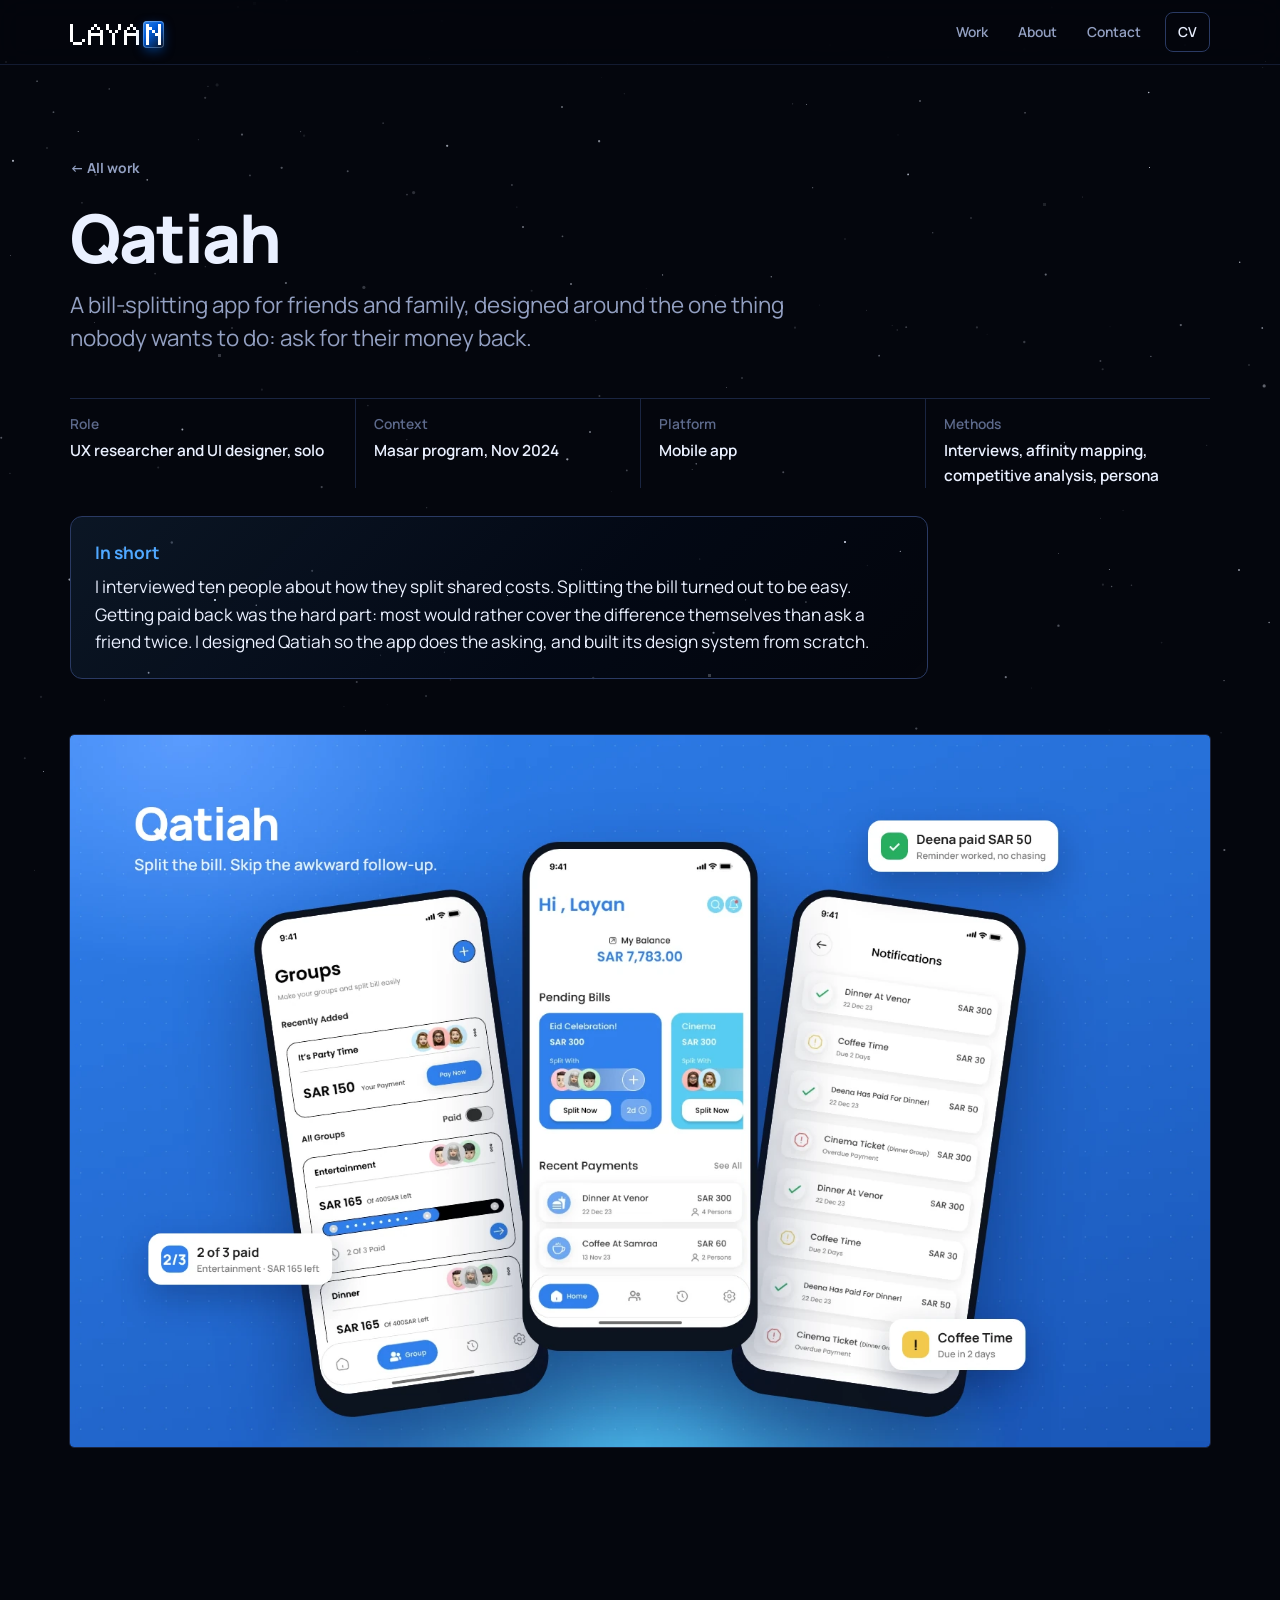
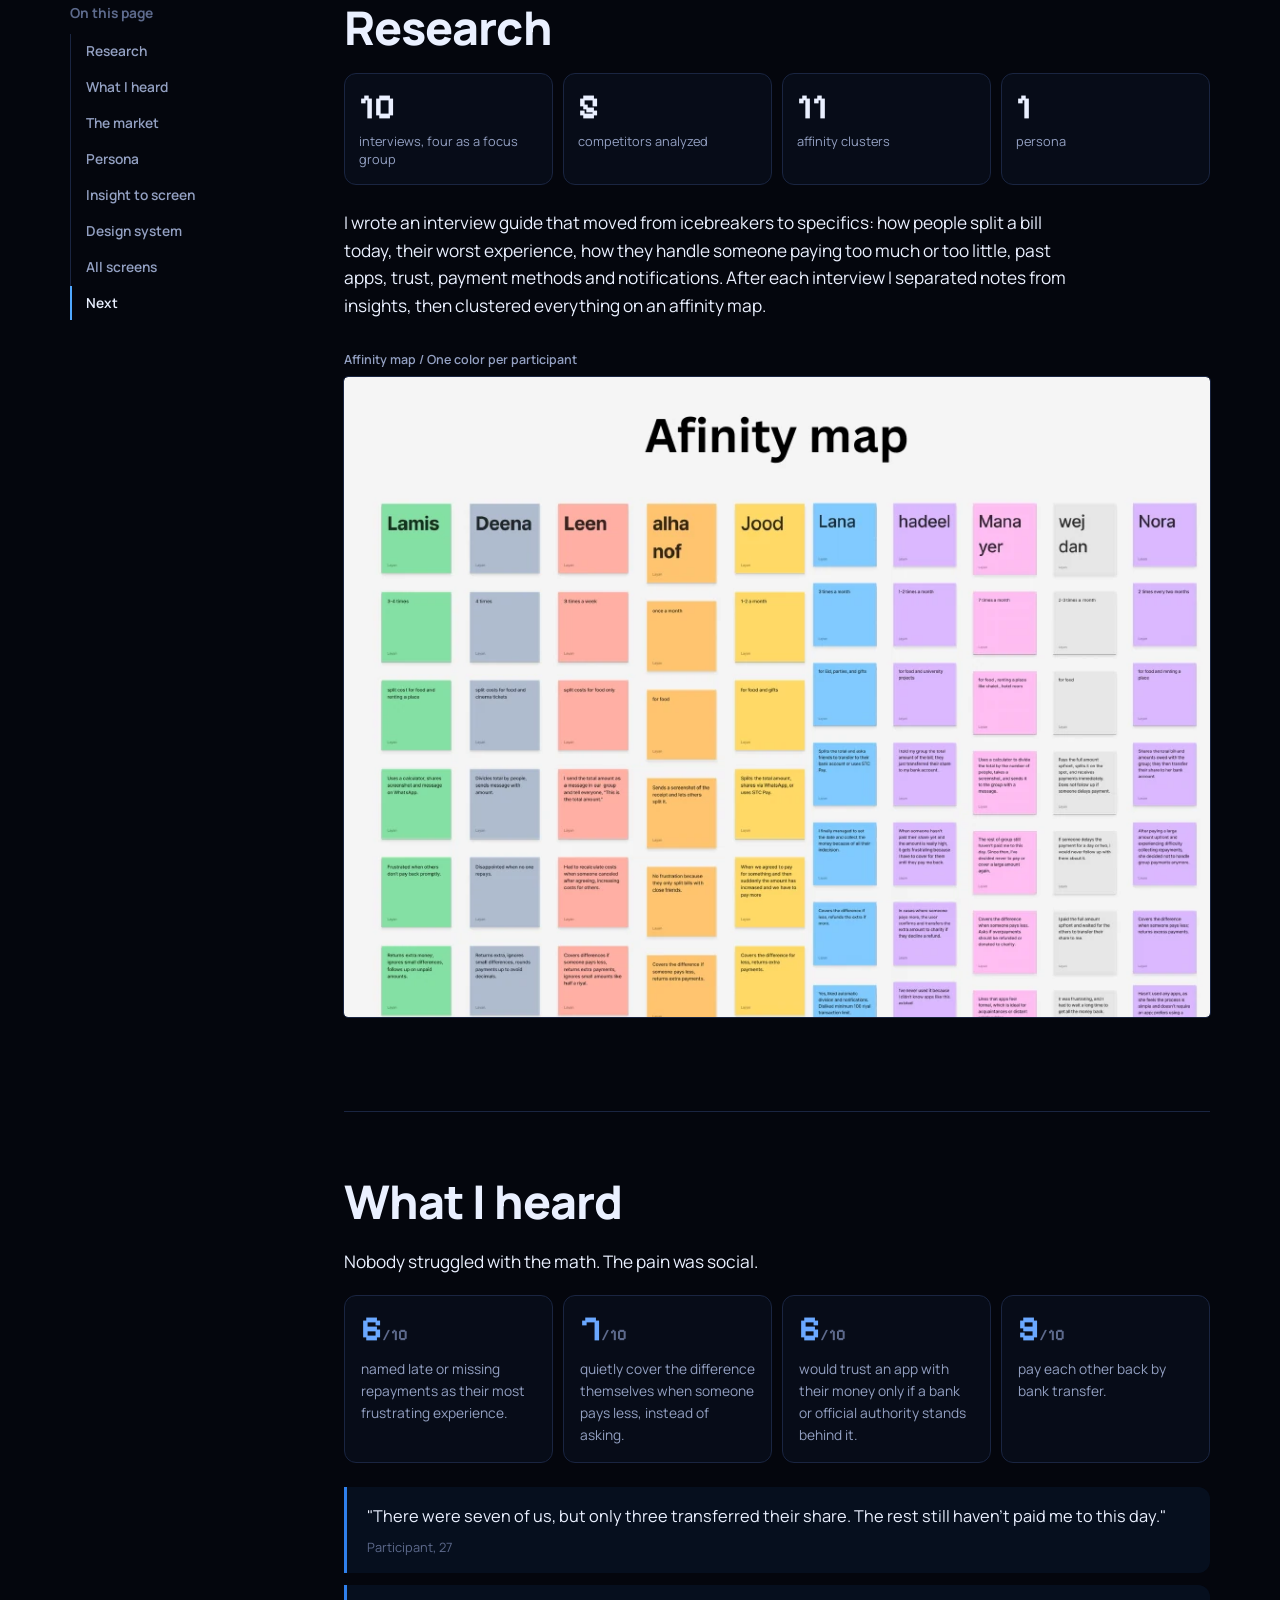
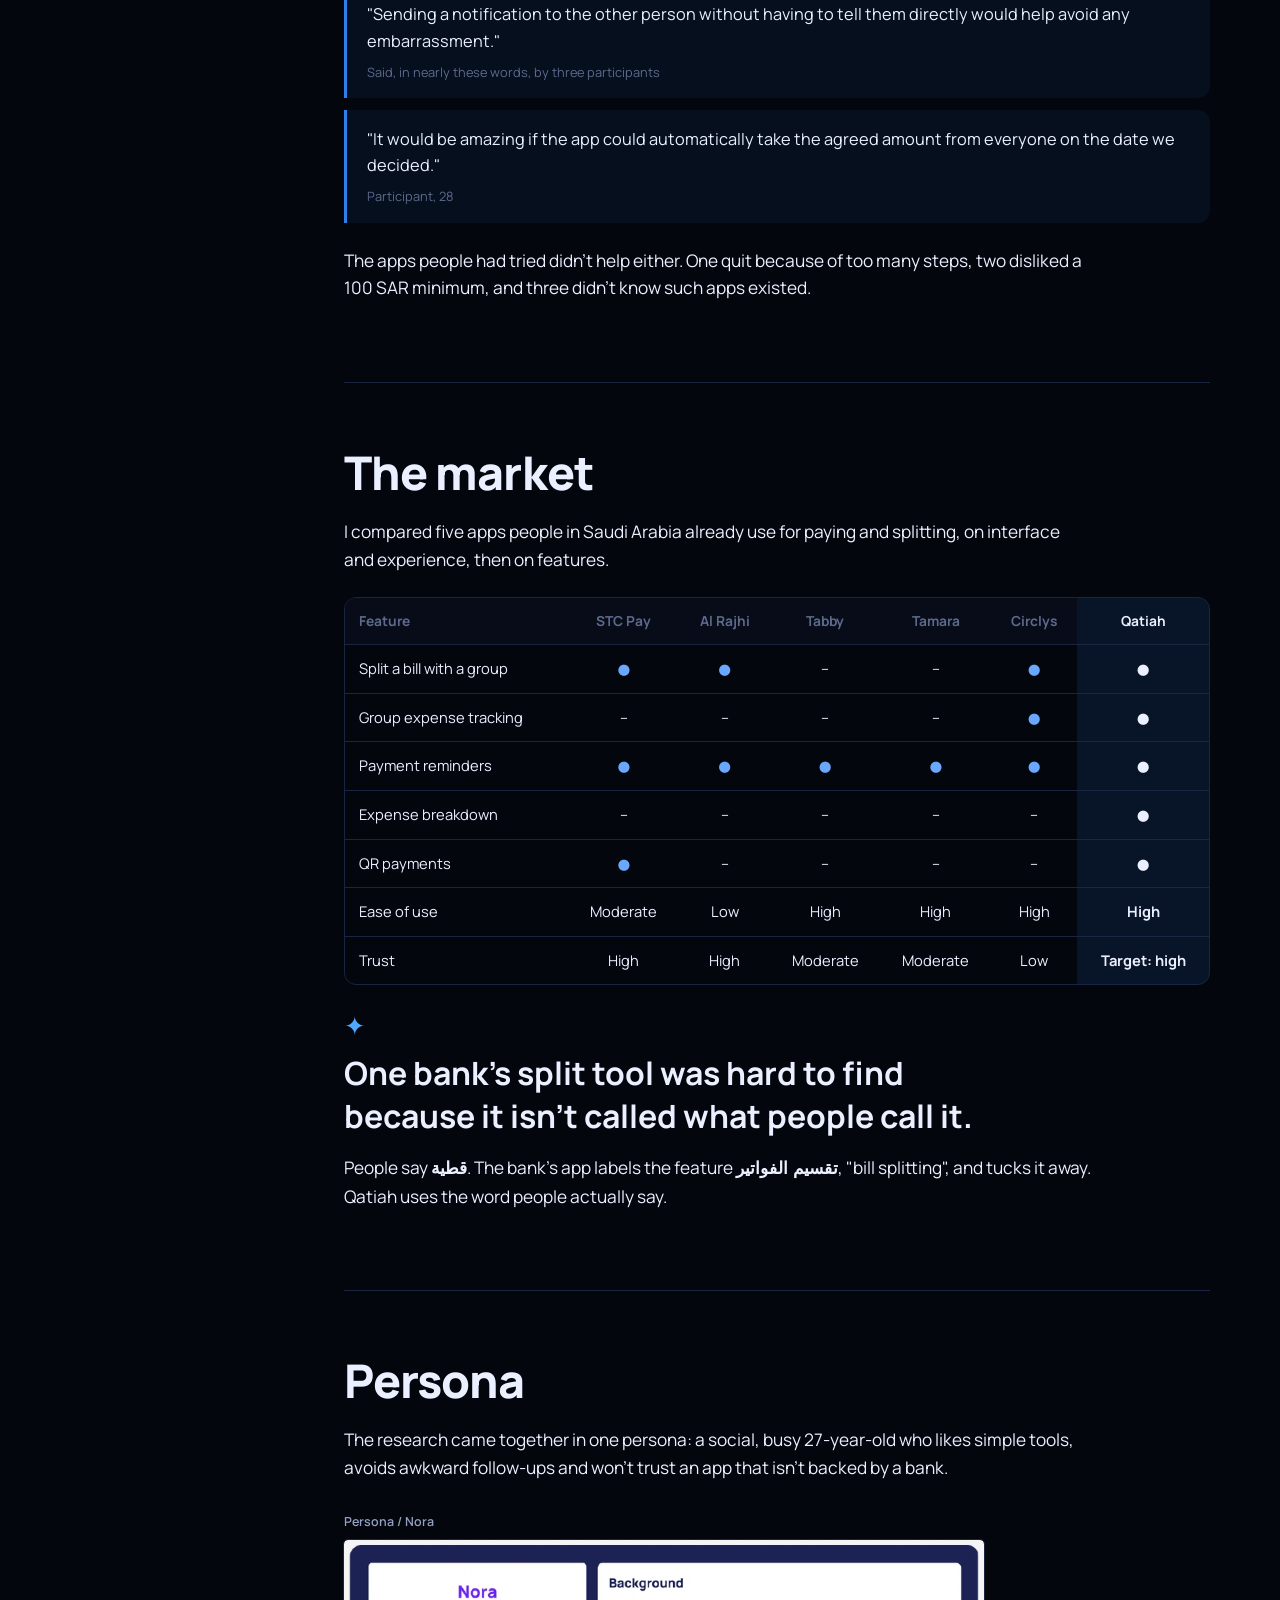
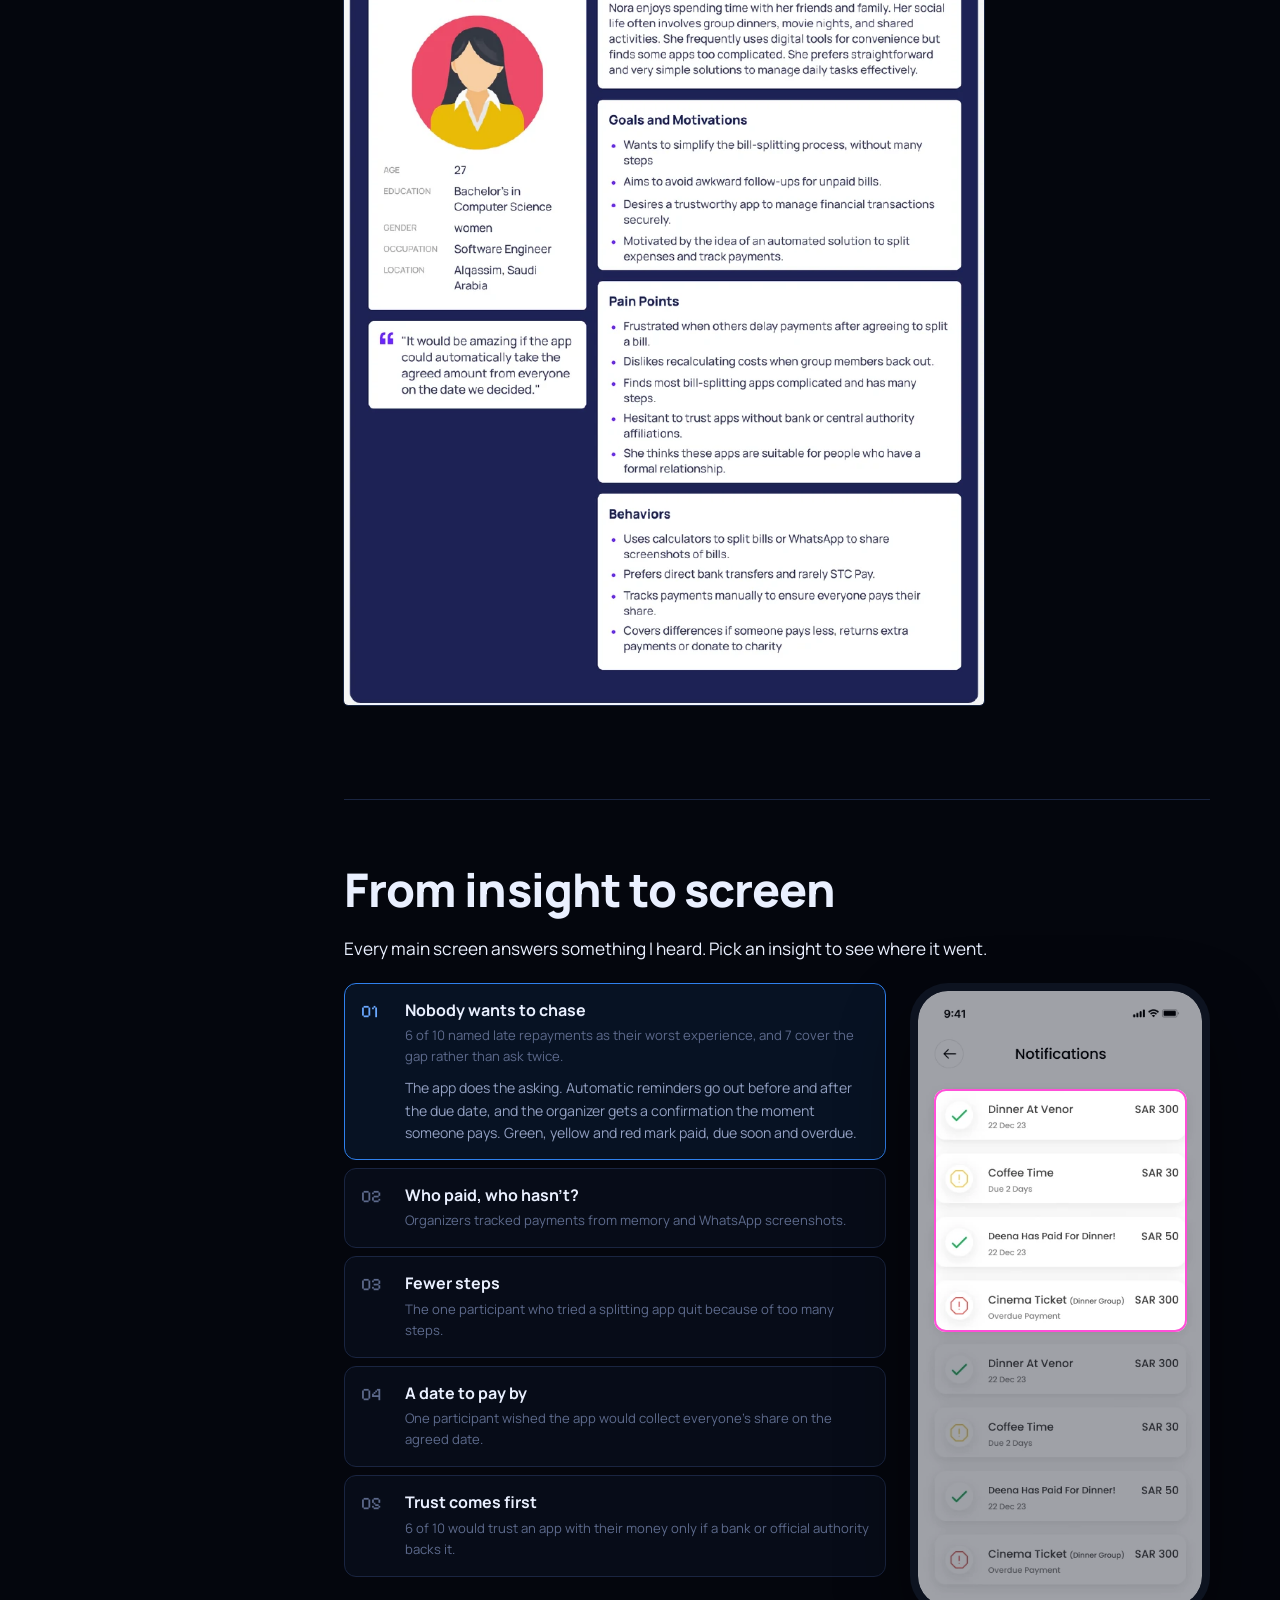
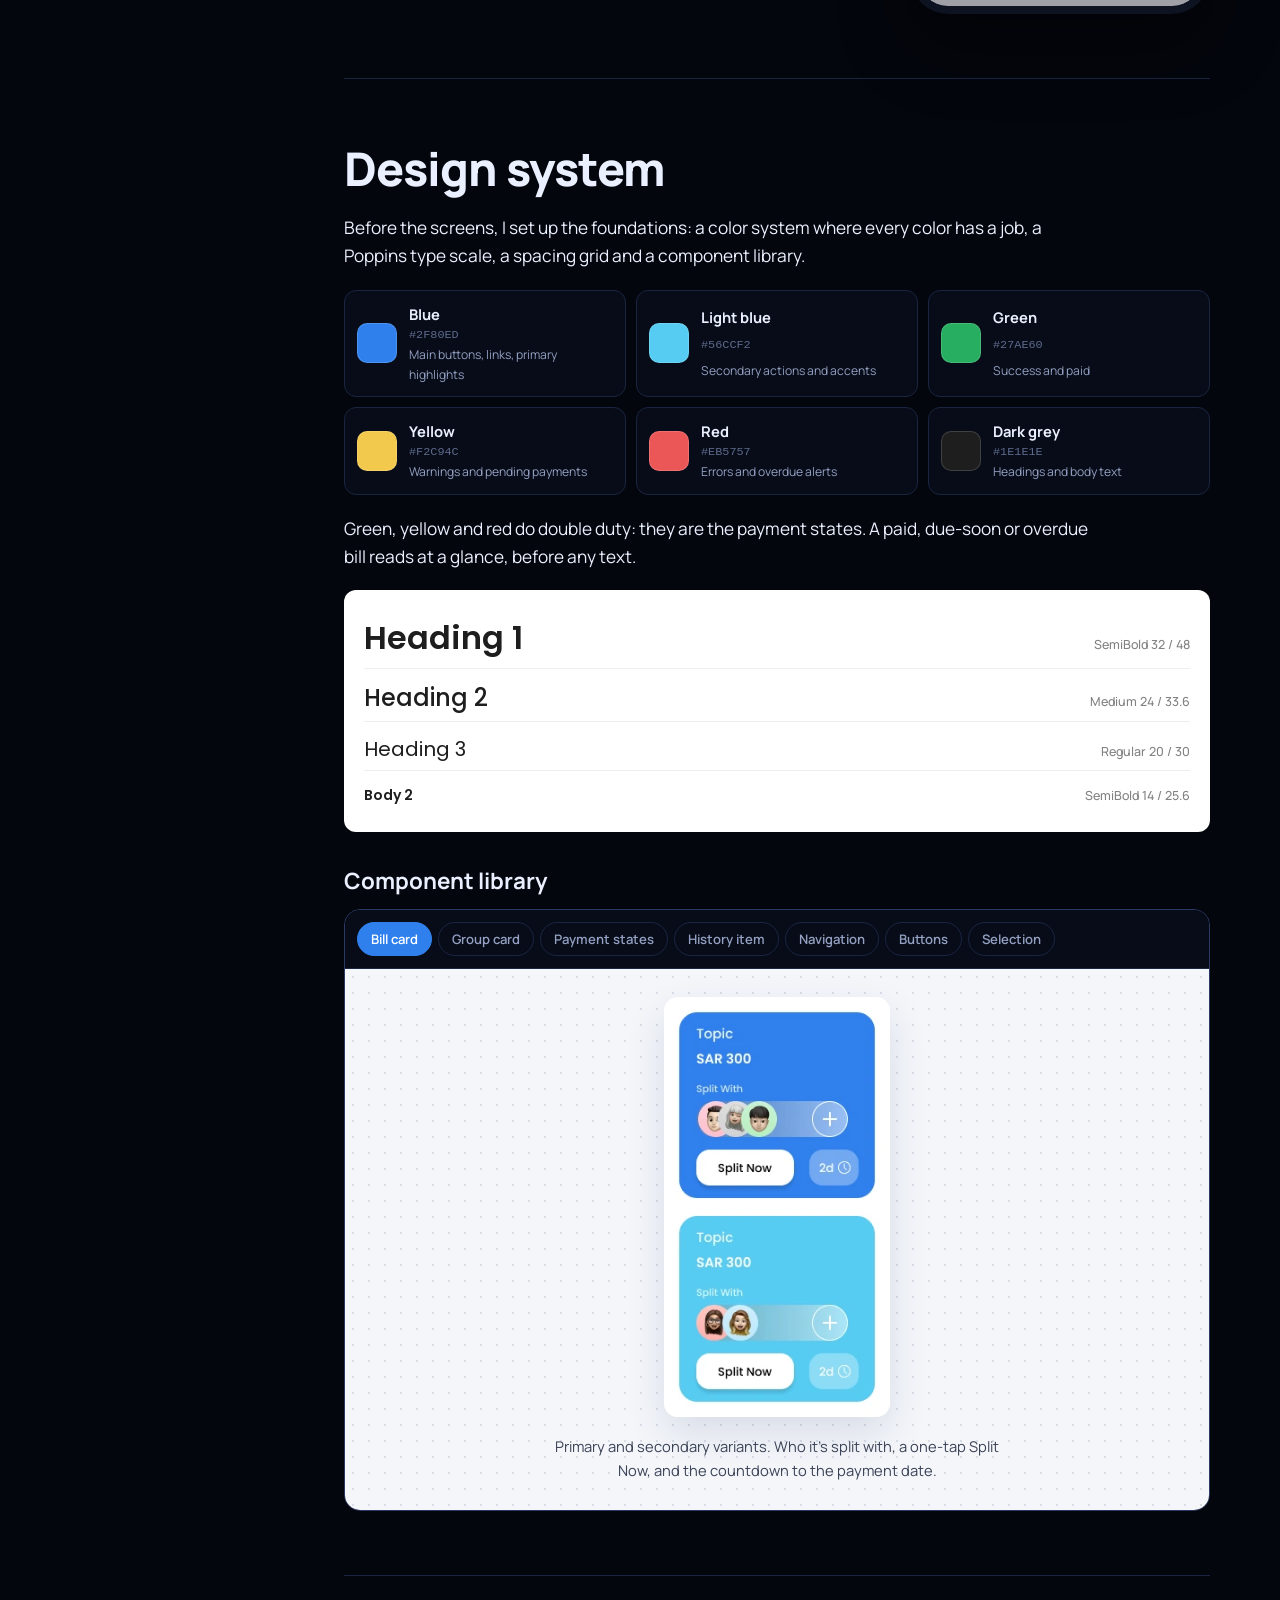
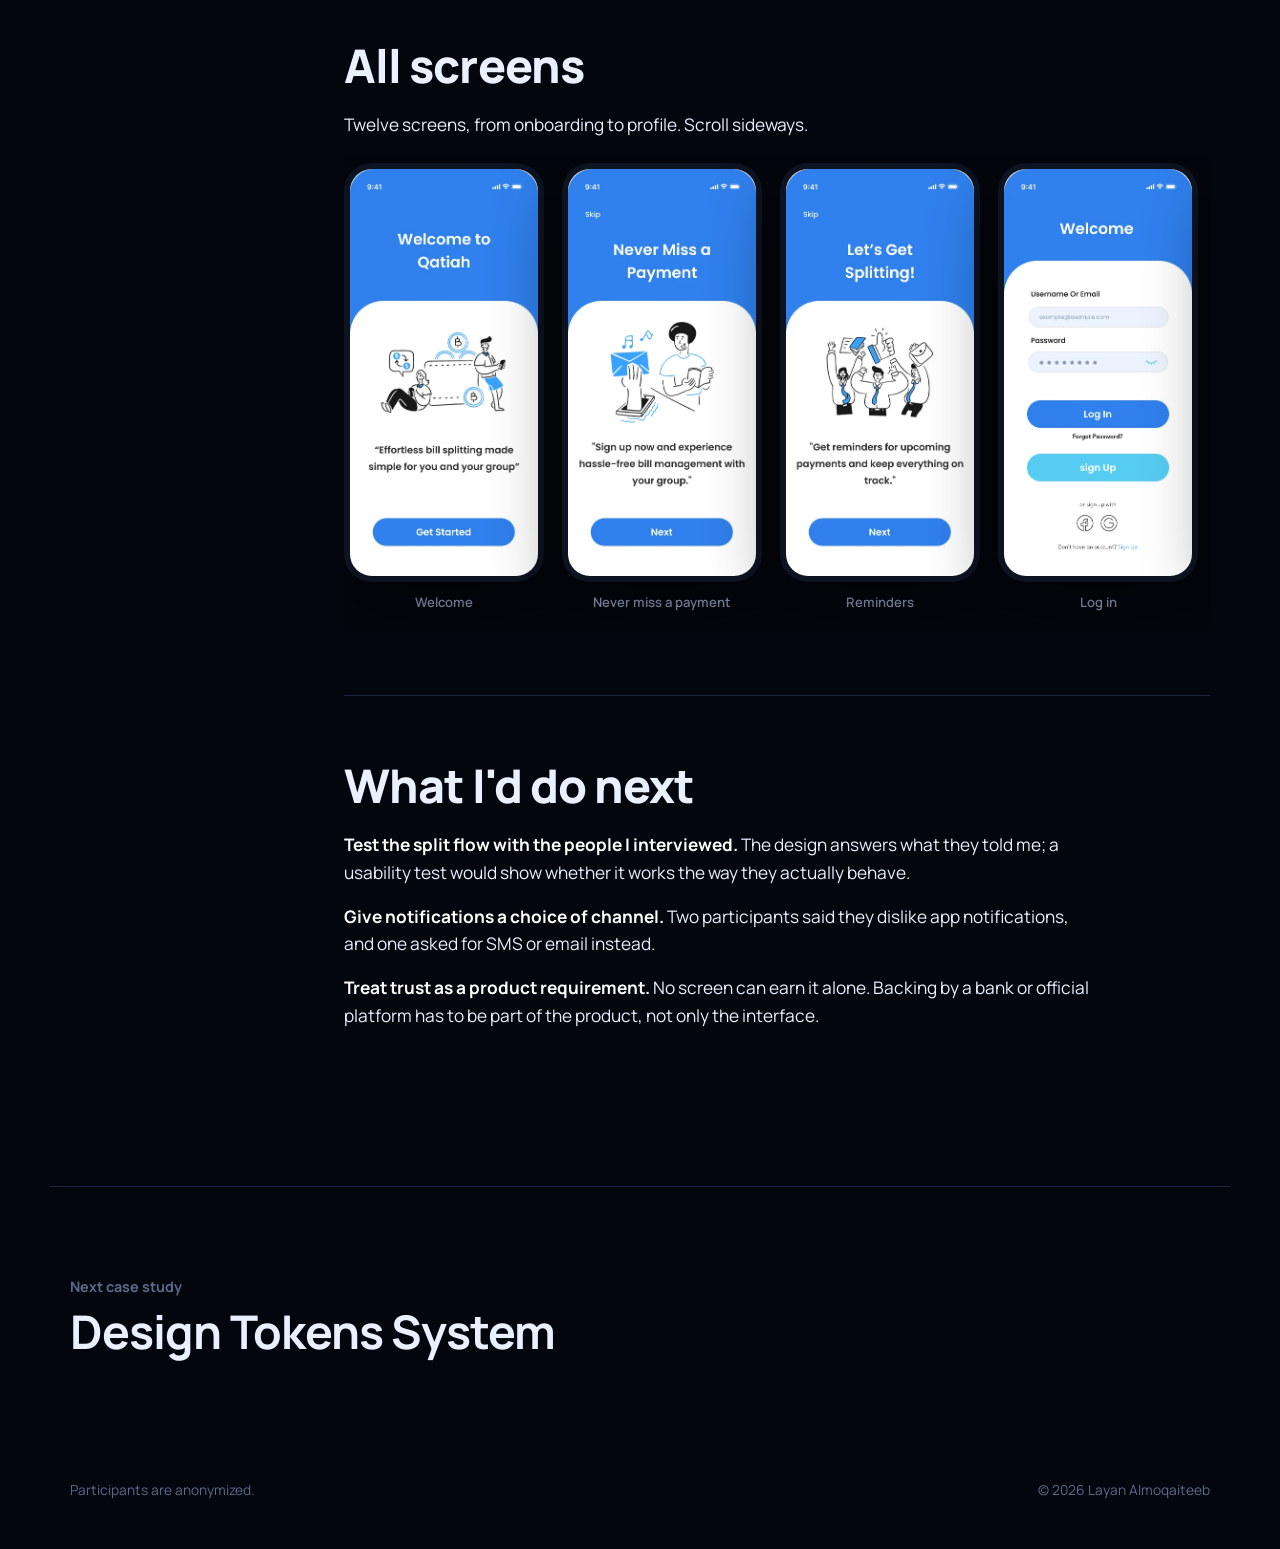
<file: work/qatiah.html>
<!doctype html>
<html lang="en">
<head>
<meta charset="utf-8">
<meta name="viewport" content="width=device-width, initial-scale=1, viewport-fit=cover">
<title>Qatiah · Layan</title>
<meta name="description" content="Case study: a bill-splitting app shaped by ten interviews, a competitive analysis and a persona, with its own design system.">
<link rel="icon" href="../assets/favicon.svg" type="image/svg+xml">
<link rel="preconnect" href="https://fonts.googleapis.com">
<link rel="preconnect" href="https://fonts.gstatic.com" crossorigin>
<link rel="stylesheet" href="https://fonts.googleapis.com/css2?family=Manrope:wght@400;500;600;700;800&family=Pixelify+Sans:wght@400;500;600&family=Poppins:wght@400;500;600&display=swap">
<link rel="stylesheet" href="../assets/css/style.css">
</head>
<body>
<a class="skip" href="#main">Skip to content</a>
<canvas id="sky" aria-hidden="true"></canvas>
<div class="page">
<header class="topbar">
  <div class="wrap">
    <a class="brand" href="../index.html" aria-label="Layan, home"><span class="mini-wm" aria-hidden="true"><span class="glyph" data-glyph="L"></span><span class="glyph" data-glyph="A"></span><span class="glyph" data-glyph="Y"></span><span class="glyph" data-glyph="A"></span><span class="keycap"><span class="glyph" data-glyph="N"></span></span></span></a>
    <nav class="nav" aria-label="Main">
      <a href="../index.html#work">Work</a>
      <a href="../index.html#about">About</a>
      <a href="../index.html#contact">Contact</a>
      <a class="cv" href="../assets/files/Layan_Almoqaiteeb_CV.pdf" target="_blank" rel="noopener">CV</a>
    </nav>
  </div>
</header>

<main id="main">
  <header class="cs-head wrap">
    <a class="back" href="../index.html#work">← All work</a>
    <h1>Qatiah</h1>
    <p class="sub">A bill-splitting app for friends and family, designed around the one thing nobody wants to do: ask for their money back.</p>
    <dl class="meta">
      <div><dt>Role</dt><dd>UX researcher and UI designer, solo</dd></div>
      <div><dt>Context</dt><dd>Masar program, Nov 2024</dd></div>
      <div><dt>Platform</dt><dd>Mobile app</dd></div>
      <div><dt>Methods</dt><dd>Interviews, affinity mapping, competitive analysis, persona</dd></div>
    </dl>
    <div class="tldr"><b>In short</b><p>I interviewed ten people about how they split shared costs. Splitting the bill turned out to be easy. Getting paid back was the hard part: most would rather cover the difference themselves than ask a friend twice. I designed Qatiah so the app does the asking, and built its design system from scratch.</p></div>
    <figure class="cs-hero frame">
      <div class="canvas"><img src="../assets/img/qatiah/cover.webp" alt="Three Qatiah screens, groups, home and notifications, with floating cards for a payment received, 2 of 3 paid and a bill due in 2 days" width="1600" height="1000"></div>
    </figure>
  </header>

  <div class="cs-body wrap">
    <nav class="toc" aria-label="On this page">
      <p>On this page</p>
      <ol>
        <li><a href="#research">Research</a></li>
        <li><a href="#heard">What I heard</a></li>
        <li><a href="#market">The market</a></li>
        <li><a href="#persona">Persona</a></li>
        <li><a href="#decisions">Insight to screen</a></li>
        <li><a href="#system">Design system</a></li>
        <li><a href="#screens">All screens</a></li>
        <li><a href="#next">Next</a></li>
      </ol>
    </nav>

    <article class="prose">
      <section id="research">
        <h2>Research</h2>
        <div class="au-stats qt-stats">
          <div><b>10</b><span>interviews, four as a focus group</span></div>
          <div><b>5</b><span>competitors analyzed</span></div>
          <div><b>11</b><span>affinity clusters</span></div>
          <div><b>1</b><span>persona</span></div>
        </div>
        <p>I wrote an interview guide that moved from icebreakers to specifics: how people split a bill today, their worst experience, how they handle someone paying too much or too little, past apps, trust, payment methods and notifications. After each interview I separated notes from insights, then clustered everything on an affinity map.</p>
        <figure class="frame">
          <div class="frame-label"><span class="name">Affinity map / One color per participant</span></div>
          <div class="canvas qt-scroll"><img src="../assets/img/qatiah/affinity.webp" alt="Affinity map with a column of sticky notes for each of the ten participants" width="910" height="1287" loading="lazy"></div>
        </figure>
      </section>

      <section id="heard">
        <h2>What I heard</h2>
        <p>Nobody struggled with the math. The pain was social.</p>
        <div class="qt-findings">
          <div><b>6<small>/10</small></b><p>named late or missing repayments as their most frustrating experience.</p></div>
          <div><b>7<small>/10</small></b><p>quietly cover the difference themselves when someone pays less, instead of asking.</p></div>
          <div><b>6<small>/10</small></b><p>would trust an app with their money only if a bank or official authority stands behind it.</p></div>
          <div><b>9<small>/10</small></b><p>pay each other back by bank transfer.</p></div>
        </div>
        <div class="qt-quotes">
          <blockquote>"There were seven of us, but only three transferred their share. The rest still haven't paid me to this day."<cite>Participant, 27</cite></blockquote>
          <blockquote>"Sending a notification to the other person without having to tell them directly would help avoid any embarrassment."<cite>Said, in nearly these words, by three participants</cite></blockquote>
          <blockquote>"It would be amazing if the app could automatically take the agreed amount from everyone on the date we decided."<cite>Participant, 28</cite></blockquote>
        </div>
        <p>The apps people had tried didn't help either. One quit because of too many steps, two disliked a 100 SAR minimum, and three didn't know such apps existed.</p>
      </section>

      <section id="market">
        <h2>The market</h2>
        <p>I compared five apps people in Saudi Arabia already use for paying and splitting, on interface and experience, then on features.</p>
        <div class="table-scroll">
          <table class="qt-matrix">
            <thead><tr><th>Feature</th><th>STC Pay</th><th>Al Rajhi</th><th>Tabby</th><th>Tamara</th><th>Circlys</th><th class="me">Qatiah</th></tr></thead>
            <tbody>
              <tr><td>Split a bill with a group</td><td class="y">●</td><td class="y">●</td><td>–</td><td>–</td><td class="y">●</td><td class="me y">●</td></tr>
              <tr><td>Group expense tracking</td><td>–</td><td>–</td><td>–</td><td>–</td><td class="y">●</td><td class="me y">●</td></tr>
              <tr><td>Payment reminders</td><td class="y">●</td><td class="y">●</td><td class="y">●</td><td class="y">●</td><td class="y">●</td><td class="me y">●</td></tr>
              <tr><td>Expense breakdown</td><td>–</td><td>–</td><td>–</td><td>–</td><td>–</td><td class="me y">●</td></tr>
              <tr><td>QR payments</td><td class="y">●</td><td>–</td><td>–</td><td>–</td><td>–</td><td class="me y">●</td></tr>
              <tr><td>Ease of use</td><td>Moderate</td><td>Low</td><td>High</td><td>High</td><td>High</td><td class="me">High</td></tr>
              <tr><td>Trust</td><td>High</td><td>High</td><td>Moderate</td><td>Moderate</td><td>Low</td><td class="me">Target: high</td></tr>
            </tbody>
          </table>
        </div>
        <p class="pull">One bank's split tool was hard to find because it isn't called what people call it.</p>
        <p>People say <span lang="ar" class="ar">قطية</span>. The bank's app labels the feature <span lang="ar" class="ar">تقسيم الفواتير</span>, "bill splitting", and tucks it away. Qatiah uses the word people actually say.</p>
      </section>

      <section id="persona">
        <h2>Persona</h2>
        <p>The research came together in one persona: a social, busy 27-year-old who likes simple tools, avoids awkward follow-ups and won't trust an app that isn't backed by a bank.</p>
        <figure class="frame qt-persona">
          <div class="frame-label"><span class="name">Persona / Nora</span></div>
          <div class="canvas"><img src="../assets/img/qatiah/persona.webp" alt="Persona card for Nora, 27, with background, goals, pain points and behaviors" width="910" height="1088" loading="lazy"></div>
        </figure>
      </section>

      <section id="decisions">
        <h2>From insight to screen</h2>
        <p>Every main screen answers something I heard. Pick an insight to see where it went.</p>
        <div class="qt-ex" data-qt>
          <div class="qt-list" role="tablist" aria-label="Insights"></div>
          <div class="qt-stage">
            <div class="qt-phone"><div class="qt-scr"><img alt="" width="393" height="852"><span class="qt-hl" aria-hidden="true"></span><span class="qt-hl b" aria-hidden="true"></span></div></div>
          </div>
        </div>
      </section>

      <section id="system">
        <h2>Design system</h2>
        <p>Before the screens, I set up the foundations: a color system where every color has a job, a Poppins type scale, a spacing grid and a component library.</p>
        <div class="qt-colors">
          <div><i style="background:#2F80ED"></i><b>Blue</b><code>#2F80ED</code><span>Main buttons, links, primary highlights</span></div>
          <div><i style="background:#56CCF2"></i><b>Light blue</b><code>#56CCF2</code><span>Secondary actions and accents</span></div>
          <div><i style="background:#27AE60"></i><b>Green</b><code>#27AE60</code><span>Success and paid</span></div>
          <div><i style="background:#F2C94C"></i><b>Yellow</b><code>#F2C94C</code><span>Warnings and pending payments</span></div>
          <div><i style="background:#EB5757"></i><b>Red</b><code>#EB5757</code><span>Errors and overdue alerts</span></div>
          <div><i style="background:#1E1E1E"></i><b>Dark grey</b><code>#1E1E1E</code><span>Headings and body text</span></div>
        </div>
        <p>Green, yellow and red do double duty: they are the payment states. A paid, due-soon or overdue bill reads at a glance, before any text.</p>
        <div class="qt-type">
          <div><span style="font:600 32px/1.5 Poppins">Heading 1</span><small>SemiBold 32 / 48</small></div>
          <div><span style="font:500 24px/1.4 Poppins">Heading 2</span><small>Medium 24 / 33.6</small></div>
          <div><span style="font:400 20px/1.5 Poppins">Heading 3</span><small>Regular 20 / 30</small></div>
          <div><span style="font:600 14px/1.8 Poppins">Body 2</span><small>SemiBold 14 / 25.6</small></div>
        </div>
        <h3>Component library</h3>
        <div class="qt-comp" data-comp>
          <div class="qt-comp-tabs" role="tablist" aria-label="Components"></div>
          <div class="qt-comp-stage"><img alt="" loading="lazy"><p></p></div>
        </div>
      </section>

      <section id="screens">
        <h2>All screens</h2>
        <p>Twelve screens, from onboarding to profile. Scroll sideways.</p>
        <div class="qt-gallery" tabindex="0" aria-label="Qatiah screens">
          <figure><div class="qt-phone sm"><img src="../assets/img/qatiah/onb1.webp" alt="Onboarding: Welcome to Qatiah" width="393" height="852" loading="lazy"></div><figcaption>Welcome</figcaption></figure>
          <figure><div class="qt-phone sm"><img src="../assets/img/qatiah/onb2.webp" alt="Onboarding: Never miss a payment" width="393" height="852" loading="lazy"></div><figcaption>Never miss a payment</figcaption></figure>
          <figure><div class="qt-phone sm"><img src="../assets/img/qatiah/onb3.webp" alt="Onboarding: Let's get splitting" width="393" height="852" loading="lazy"></div><figcaption>Reminders</figcaption></figure>
          <figure><div class="qt-phone sm"><img src="../assets/img/qatiah/login.webp" alt="Log in and sign up" width="393" height="852" loading="lazy"></div><figcaption>Log in</figcaption></figure>
          <figure><div class="qt-phone sm"><img src="../assets/img/qatiah/home.webp" alt="Home with balance, pending bills and recent payments" width="393" height="852" loading="lazy"></div><figcaption>Home</figcaption></figure>
          <figure><div class="qt-phone sm"><img src="../assets/img/qatiah/groups.webp" alt="Groups with payment progress" width="393" height="852" loading="lazy"></div><figcaption>Groups</figcaption></figure>
          <figure><div class="qt-phone sm"><img src="../assets/img/qatiah/split.webp" alt="Split bill form" width="393" height="852" loading="lazy"></div><figcaption>Split a bill</figcaption></figure>
          <figure><div class="qt-phone sm"><img src="../assets/img/qatiah/history.webp" alt="Statistics and transaction history" width="393" height="852" loading="lazy"></div><figcaption>History</figcaption></figure>
          <figure><div class="qt-phone sm"><img src="../assets/img/qatiah/notifications.webp" alt="Notifications with paid, due and overdue states" width="393" height="852" loading="lazy"></div><figcaption>Notifications</figcaption></figure>
          <figure><div class="qt-phone sm"><img src="../assets/img/qatiah/settings.webp" alt="Settings menu" width="393" height="852" loading="lazy"></div><figcaption>Settings</figcaption></figure>
          <figure><div class="qt-phone sm"><img src="../assets/img/qatiah/profile.webp" alt="Profile form" width="393" height="852" loading="lazy"></div><figcaption>Profile</figcaption></figure>
          <figure><div class="qt-phone sm"><img src="../assets/img/qatiah/faq.webp" alt="Frequently asked questions" width="393" height="852" loading="lazy"></div><figcaption>FAQ</figcaption></figure>
        </div>
      </section>

      <section id="next">
        <h2>What I'd do next</h2>
        <p><strong>Test the split flow with the people I interviewed.</strong> The design answers what they told me; a usability test would show whether it works the way they actually behave.</p>
        <p><strong>Give notifications a choice of channel.</strong> Two participants said they dislike app notifications, and one asked for SMS or email instead.</p>
        <p><strong>Treat trust as a product requirement.</strong> No screen can earn it alone. Backing by a bank or official platform has to be part of the product, not only the interface.</p>
      </section>
    </article>
  </div>

  <div class="next wrap">
    <a href="design-tokens.html"><small>Next case study</small><strong>Design Tokens System</strong></a>
  </div>
</main>
<footer class="footer"><div class="wrap"><span>Participants are anonymized.</span><span>© 2026 Layan Almoqaiteeb</span></div></footer>
</div>
<script src="../assets/js/main.js"></script>
<script src="../assets/js/qatiah.js"></script>
</body>
</html>
</file>
<file: assets/css/style.css>
/* Layan — portfolio
   World: deep space + pixel type + one glass key (the N) + Figma canvas vernacular.
   Single dark theme by choice: the brand lives in the night sky. */
:root {
  --space: #04060d;          /* page ground, blue-black */
  --deep: #0a1122;           /* raised surfaces */
  --deeper: #070c18;
  --line: #1a2541;           /* hairlines, frame borders */
  --line-strong: #2a3a63;
  --ink: #eaf0ff;            /* primary text */
  --muted: #93a0c2;          /* secondary text */
  --faint: #5d6a8c;
  --signal: #50a8ff;         /* glass highlight, links, selection */
  --signal-deep: #005cd9;
  --glass-dark: #091730;
  --spark: #ffffff;
  --ok: #3ddc97;
  --warn: #f5b84b;
  --bad: #ff6b6b;

  --f-pixel: "Pixelify Sans", "Courier New", monospace;
  --f-body: "Manrope", "Segoe UI", system-ui, -apple-system, sans-serif;

  --step--1: clamp(0.8rem, 0.78rem + 0.1vw, 0.86rem);
  --step-0: clamp(1rem, 0.97rem + 0.15vw, 1.08rem);
  --step-1: clamp(1.2rem, 1.12rem + 0.4vw, 1.4rem);
  --step-2: clamp(1.5rem, 1.3rem + 0.9vw, 2rem);
  --step-3: clamp(1.9rem, 1.5rem + 1.8vw, 2.9rem);
  --step-4: clamp(2.4rem, 1.7rem + 3.2vw, 4.2rem);

  --wrap: 1180px;
  --radius-s: 6px;
  --radius-m: 12px;
  color-scheme: dark;
}

* { box-sizing: border-box; }
html { scroll-behavior: smooth; }
body {
  margin: 0;
  background: var(--space);
  color: var(--ink);
  font-family: var(--f-body);
  font-size: var(--step-0);
  line-height: 1.6;
  -webkit-font-smoothing: antialiased;
  text-rendering: optimizeLegibility;
}
img { max-width: 100%; display: block; }
a { color: inherit; }
::selection { background: var(--signal-deep); color: var(--spark); }
:focus-visible { outline: 2px solid var(--signal); outline-offset: 3px; border-radius: 4px; }

.wrap {
  max-width: var(--wrap);
  margin-inline: auto;
  padding-left: max(20px, env(safe-area-inset-left, 0px));
  padding-right: max(20px, env(safe-area-inset-right, 0px));
}

.skip {
  position: absolute; left: -999px; top: 8px; z-index: 50;
  background: var(--signal); color: var(--space); padding: 8px 14px; border-radius: 6px; font-weight: 700;
}
.skip:focus { left: 16px; }

/* ---------- Starfield ---------- */
#sky { position: fixed; inset: 0; width: 100%; height: 100%; z-index: 0; pointer-events: none; }
.page { position: relative; z-index: 1; }

/* ---------- Top bar ---------- */
body::before {
  content: ""; position: fixed; inset: 0 0 auto; height: env(safe-area-inset-top, 0px);
  z-index: 30; background: var(--space);
}
.topbar {
  position: sticky; top: env(safe-area-inset-top, 0px); z-index: 20;
  backdrop-filter: blur(14px); -webkit-backdrop-filter: blur(14px);
  background: color-mix(in srgb, var(--space) 72%, transparent);
  border-bottom: 1px solid color-mix(in srgb, var(--line) 70%, transparent);
}
.topbar .wrap { display: flex; align-items: center; justify-content: space-between; gap: 16px; padding-block: 12px; }
.brand { display: inline-flex; align-items: center; gap: 2px; text-decoration: none; font-family: var(--f-pixel); font-size: 1.35rem; letter-spacing: 0.06em; }
.brand .key {
  display: inline-grid; place-items: center; width: 1.45em; height: 1.45em; margin-left: 2px;
  border-radius: 6px; font-size: 0.9em;
  background: linear-gradient(140deg, var(--signal) -20%, var(--signal-deep) 45%, var(--glass-dark) 100%);
  box-shadow: inset 0 1px 0 rgba(255,255,255,.35), 0 0 0 1px rgba(80,168,255,.35);
}
.nav { display: flex; align-items: center; gap: 6px; }
.nav a { text-decoration: none; color: var(--muted); font-weight: 600; font-size: var(--step--1); padding: 8px 12px; border-radius: 8px; }
.nav a:hover { color: var(--ink); background: var(--deep); }
.nav .cv {
  color: var(--ink); border: 1px solid var(--line-strong); margin-left: 6px;
}
.nav .cv:hover { border-color: var(--signal); }
@media (max-width: 640px) {
  .nav a:not(.cv) { display: none; }
}

/* ---------- Buttons ---------- */
.btn {
  display: inline-flex; align-items: center; gap: 10px; text-decoration: none;
  font-weight: 700; font-size: var(--step--1); padding: 13px 20px; border-radius: 10px;
  border: 1px solid var(--line-strong); color: var(--ink); background: transparent;
  cursor: pointer; font-family: inherit;
}
.btn:hover { border-color: var(--signal); }
.btn-key {
  border: 0; color: var(--spark);
  background: linear-gradient(140deg, var(--signal) -30%, var(--signal-deep) 50%, #0a2a66 100%);
  box-shadow: inset 0 1px 0 rgba(255,255,255,.35), 0 8px 30px -10px rgba(0,92,217,.8);
}
.btn-key:hover { filter: brightness(1.12); }

/* ---------- Hero ---------- */
.hero { padding-block: clamp(56px, 10vw, 120px) clamp(48px, 8vw, 96px); }
.hero-role { color: var(--muted); font-weight: 600; margin: 0 0 22px; display: flex; align-items: center; gap: 10px; flex-wrap: wrap; }
.hero-role { flex-wrap: nowrap; align-items: baseline; }
.hero-role > span:last-child { min-width: 0; }
.status-dot { flex: none; transform: translateY(-1px); width: 8px; height: 8px; background: var(--ok); box-shadow: 0 0 12px var(--ok); display: inline-block; }

.wordmark-stage { --px: clamp(7px, 2.35vw, 22px); position: relative; display: inline-block; max-width: 100%; margin: 0; font-size: inherit; }
.wordmark {
  display: flex; align-items: flex-end; gap: calc(var(--px) * 1.1);
  padding-bottom: calc(var(--px) * 2.6);
}
.glyph { display: grid; grid-template-columns: repeat(5, var(--px)); grid-auto-rows: var(--px); }
.glyph i { display: block; width: var(--px); height: var(--px); }
.glyph i.on { background: var(--spark); }
.glyph.js i.on { opacity: 0; transform: translate(var(--dx, 0), var(--dy, 0)) scale(.4); }
.glyph.js.ready i.on { opacity: 1; transform: none; transition: opacity .35s ease, transform .55s cubic-bezier(.2,.8,.2,1); transition-delay: var(--d, 0s); }
.keycap {
  position: relative; padding: calc(var(--px) * 1.1); border-radius: calc(var(--px) * 1.1);
  background: linear-gradient(135deg, #2c7fe0 0%, var(--signal-deep) 38%, var(--glass-dark) 92%);
  box-shadow: inset 0 0 0 1px rgba(160,205,255,.35), inset 0 calc(var(--px) * .25) calc(var(--px) * .5) rgba(255,255,255,.18), 0 calc(var(--px) * 1.2) calc(var(--px) * 3.5) -1px rgba(0,92,217,.55);
  margin-bottom: calc(var(--px) * -1.1);
}
.keycap::after {
  content: ""; position: absolute; inset: 6% 8% auto auto; width: 38%; height: 70%;
  border-radius: 50%; background: linear-gradient(200deg, rgba(255,255,255,.22), transparent 60%);
  transform: rotate(18deg); pointer-events: none;
}
.sparks { position: absolute; right: calc(var(--px) * -4.4); top: calc(var(--px) * -3.8); width: calc(var(--px) * 6); height: calc(var(--px) * 4); color: var(--spark); }
.sparks svg { width: 100%; height: 100%; overflow: visible; }

/* the pen-tool flow line under the name */
.flowline { position: absolute; left: 0; width: calc(100% + var(--px) * 2); bottom: 0; height: calc(var(--px) * 3.4); overflow: visible; }
.flowline path.curve { fill: none; stroke: var(--signal); stroke-width: 2; vector-effect: non-scaling-stroke; }
.flowline .handle { stroke: var(--muted); stroke-width: 1; vector-effect: non-scaling-stroke; }
.flowline .anchor { fill: var(--space); stroke: var(--signal); stroke-width: 1.5; vector-effect: non-scaling-stroke; }
.flowline .knob { fill: var(--signal); }
.pen { position: absolute; width: calc(var(--px) * 2.2); height: calc(var(--px) * 2.2); left: 0; top: 0; color: var(--spark); pointer-events: none; filter: drop-shadow(0 2px 6px rgba(0,0,0,.6)); }

.hero-lede { font-size: var(--step-2); line-height: 1.35; max-width: 30ch; margin: clamp(28px, 4vw, 44px) 0 0; font-weight: 600; text-wrap: balance; letter-spacing: -0.01em; }
.hero-sub { color: var(--muted); max-width: 58ch; margin: 18px 0 0; }
.hero-facts { list-style: none; padding: 0; margin: 28px 0 0; display: grid; grid-template-columns: repeat(3, minmax(0, 1fr)); max-width: 760px; border-top: 1px solid var(--line); }
.hero-facts li { padding: 14px 18px 0 0; display: grid; gap: 2px; min-width: 0; }
.hero-facts li + li { padding-left: 18px; border-left: 1px solid var(--line); }
.hero-facts b { font-weight: 700; }
.hero-facts span { color: var(--muted); font-size: var(--step--1); }
@media (max-width: 600px) { .hero-facts { grid-template-columns: minmax(0, 1fr); } .hero-facts li + li { padding-left: 0; border-left: 0; } }
.hero-actions { display: flex; gap: 12px; flex-wrap: wrap; margin-top: 30px; }

/* ---------- Sections ---------- */
.section { padding-block: clamp(56px, 8vw, 104px); }
.section-head { display: flex; align-items: baseline; justify-content: space-between; gap: 16px; flex-wrap: wrap; margin-bottom: clamp(28px, 4vw, 48px); }
.section-title { font-family: var(--f-pixel); font-weight: 500; font-size: var(--step-3); line-height: 1.05; margin: 0; letter-spacing: 0.01em; }
.section-note { color: var(--muted); margin: 0; max-width: 46ch; }
.rule { border: 0; height: 1px; background: var(--line); margin: 0; }

/* ---------- Figma frame (work + figures) ---------- */
.frame { position: relative; min-width: 0; }
.frame-label {
  display: flex; align-items: center; gap: 8px; justify-content: space-between;
  font-size: 0.78rem; color: var(--muted); margin-bottom: 8px; font-weight: 600;
}
.frame-label .name { display: inline-flex; align-items: center; gap: 6px; min-width: 0; overflow: hidden; text-overflow: ellipsis; white-space: nowrap; }
.frame-label .name svg { flex: none; width: 12px; height: 12px; }
.frame-label .dims { color: var(--faint); font-variant-numeric: tabular-nums; flex: none; }
.canvas {
  position: relative; display: block; border-radius: 4px; background: var(--deeper);
  outline: 1px solid var(--line); overflow: visible;
}
.canvas img { width: 100%; height: auto; border-radius: 4px; }
.canvas .sel { position: absolute; inset: -1px; border: 1.5px solid var(--signal); border-radius: 4px; opacity: 0; pointer-events: none; transition: opacity .15s; }
.canvas .sel i { position: absolute; width: 8px; height: 8px; background: var(--spark); border: 1.5px solid var(--signal); }
.canvas .sel i:nth-child(1) { left: -5px; top: -5px; } .canvas .sel i:nth-child(2) { right: -5px; top: -5px; }
.canvas .sel i:nth-child(3) { left: -5px; bottom: -5px; } .canvas .sel i:nth-child(4) { right: -5px; bottom: -5px; }
.canvas .sel b {
  position: absolute; left: 50%; bottom: -30px; transform: translateX(-50%);
  background: var(--signal); color: var(--space); font-size: 0.72rem; font-weight: 800; padding: 2px 7px; border-radius: 4px; white-space: nowrap; font-variant-numeric: tabular-nums;
}
a.canvas:hover .sel, a.canvas:focus-visible .sel, .frame:hover .canvas .sel { opacity: 1; }
a.canvas:focus-visible { outline: 0; }
.crop { overflow: hidden; border-radius: 4px; }
.crop.top { aspect-ratio: 16 / 10; }
.crop.top img { object-fit: cover; object-position: top; height: 100%; }

/* ---------- Work list ---------- */
.work { display: grid; gap: clamp(64px, 9vw, 120px); }
.project { display: grid; grid-template-columns: minmax(0, 1.35fr) minmax(0, 1fr); gap: clamp(28px, 4vw, 56px); align-items: center; }
.project.flip { grid-template-columns: minmax(0, 1fr) minmax(0, 1.35fr); }
.project.flip .frame { order: 2; }
.project-kind { color: var(--signal); font-weight: 700; font-size: var(--step--1); margin: 0 0 10px; }
.project h3 { font-size: var(--step-3); line-height: 1.1; margin: 0; letter-spacing: -0.02em; text-wrap: balance; font-weight: 800; }
.project h3 a { text-decoration: none; }
.project p.sum { color: var(--muted); margin: 16px 0 0; max-width: 46ch; }
.facts { list-style: none; padding: 0; margin: 22px 0 0; display: grid; gap: 10px; }
.facts li { display: grid; grid-template-columns: 7.5rem 1fr; gap: 12px; font-size: var(--step--1); border-top: 1px solid var(--line); padding-top: 10px; }
.facts li span:first-child { color: var(--faint); font-weight: 600; }
.read { display: inline-flex; align-items: center; gap: 10px; margin-top: 26px; font-weight: 700; text-decoration: none; color: var(--ink); border-bottom: 1px solid var(--signal); padding-bottom: 3px; }
.read:hover { color: var(--signal); }
@media (max-width: 860px) {
  .project, .project.flip { grid-template-columns: minmax(0, 1fr); }
  .project.flip .frame { order: 0; }
}

/* brand stack (tokens) */
.brand-stack { position: relative; aspect-ratio: 16 / 11; overflow: hidden; border-radius: 4px; background: var(--deeper); }
.brand-stack img { position: absolute; width: 62%; height: auto; border-radius: 6px; box-shadow: 0 20px 40px -12px rgba(0,0,0,.7); outline: 1px solid var(--line); }
.brand-stack img:nth-child(1) { left: 3%; top: 8%; }
.brand-stack img:nth-child(2) { left: 19%; top: 18%; }
.brand-stack img:nth-child(3) { left: 35%; top: 28%; }

/* finding card mock (audit) */
.finding-mock { display: block; padding: clamp(18px, 3vw, 30px); text-decoration: none; background: linear-gradient(160deg, var(--deep), var(--deeper)); }
.fm-head { display: flex; justify-content: space-between; align-items: center; gap: 10px; }
.fm-id { color: var(--faint); font-size: var(--step--1); font-weight: 700; font-variant-numeric: tabular-nums; }
.fm-title { font-size: var(--step-1); font-weight: 800; line-height: 1.3; margin: 14px 0 18px; text-wrap: balance; }
.fm-rows { margin: 0; display: grid; gap: 0; }
.fm-rows div { display: grid; grid-template-columns: 8.5rem minmax(0, 1fr); gap: 12px; padding: 10px 0; border-top: 1px solid var(--line); font-size: 0.9rem; }
.fm-rows dt { color: var(--faint); font-weight: 700; }
.fm-rows dd { margin: 0; color: var(--muted); }
@media (max-width: 520px) { .fm-rows div { grid-template-columns: minmax(0, 1fr); gap: 2px; } }

/* ---------- More work ---------- */
.more { display: grid; grid-template-columns: repeat(3, minmax(0, 1fr)); gap: 0; border-top: 1px solid var(--line); }
.more article { padding: 24px 24px 26px 0; border-bottom: 1px solid var(--line); min-width: 0; }
.more article + article { padding-left: 24px; border-left: 1px solid var(--line); }
.more h4 { margin: 0 0 6px; font-size: var(--step-1); }
.more .kind { color: var(--faint); font-size: var(--step--1); margin: 0 0 12px; font-weight: 600; }
.more p { color: var(--muted); margin: 0; font-size: 0.96rem; }
.more a { display: inline-block; margin-top: 14px; font-weight: 700; font-size: var(--step--1); color: var(--signal); text-decoration: none; }
.more a:hover { text-decoration: underline; }
@media (max-width: 860px) {
  .more { grid-template-columns: minmax(0, 1fr); }
  .more article + article { padding-left: 0; border-left: 0; }
}

/* ---------- Process (a real sequence) ---------- */
.steps { list-style: none; margin: 0; padding: 0; display: grid; grid-template-columns: repeat(4, minmax(0, 1fr)); gap: 0; counter-reset: s; }
.steps li { padding: 0 24px 0 0; min-width: 0; position: relative; }
.steps li + li { padding-left: 24px; border-left: 1px dashed var(--line-strong); }
.steps .n { font-family: var(--f-pixel); font-size: 2.2rem; color: var(--signal); line-height: 1; display: block; margin-bottom: 14px; }
.steps h4 { margin: 0 0 8px; font-size: var(--step-1); line-height: 1.25; }
.steps p { margin: 0; color: var(--muted); font-size: 0.96rem; }
.steps .from { display: block; margin-top: 12px; font-size: var(--step--1); color: var(--faint); }
@media (max-width: 940px) {
  .steps { grid-template-columns: repeat(2, minmax(0, 1fr)); row-gap: 36px; }
  .steps li:nth-child(3) { padding-left: 0; border-left: 0; }
}
@media (max-width: 560px) {
  .steps { grid-template-columns: minmax(0, 1fr); }
  .steps li + li { padding-left: 0; border-left: 0; }
}

/* ---------- AI block ---------- */
.ai { display: grid; grid-template-columns: minmax(0, 1fr) minmax(0, 1.2fr); gap: clamp(28px, 5vw, 72px); align-items: start; }
.ai-mark { display: flex; gap: 10px; color: var(--spark); margin-bottom: 18px; }
.ai h2 { margin: 0; font-size: var(--step-3); line-height: 1.1; letter-spacing: -0.02em; font-weight: 800; text-wrap: balance; }
.ai .lead { color: var(--muted); margin: 18px 0 0; max-width: 44ch; }
.ai-list { list-style: none; margin: 0; padding: 0; display: grid; gap: 0; border-top: 1px solid var(--line); }
.ai-list li { display: grid; grid-template-columns: 9.5rem minmax(0, 1fr); gap: 18px; padding: 18px 0; border-bottom: 1px solid var(--line); }
.ai-list b { font-weight: 700; }
.ai-list span { color: var(--muted); }
@media (max-width: 860px) { .ai { grid-template-columns: minmax(0, 1fr); } }
@media (max-width: 520px) { .ai-list li { grid-template-columns: minmax(0, 1fr); gap: 4px; } }

/* ---------- About ---------- */
.about { display: grid; grid-template-columns: minmax(0, 1.1fr) minmax(0, 1fr); gap: clamp(28px, 5vw, 72px); }
.about p { margin: 0 0 16px; max-width: 58ch; }
.about p.muted { color: var(--muted); }
.cv-list { list-style: none; padding: 0; margin: 0; display: grid; gap: 0; }
.cv-list li { display: grid; grid-template-columns: 6.8rem minmax(0, 1fr); gap: 16px; padding: 14px 0; border-top: 1px solid var(--line); font-size: 0.96rem; }
.cv-list .when { color: var(--faint); font-variant-numeric: tabular-nums; font-weight: 600; font-size: var(--step--1); padding-top: 2px; }
.cv-list b { display: block; }
.cv-list span { color: var(--muted); }
.chips { display: flex; flex-wrap: wrap; gap: 8px; margin-top: 20px; }
.chip { border: 1px solid var(--line-strong); color: var(--muted); border-radius: 999px; padding: 5px 12px; font-size: var(--step--1); font-weight: 600; }
@media (max-width: 860px) { .about { grid-template-columns: minmax(0, 1fr); } }

/* ---------- Contact ---------- */
.contact { text-align: left; }
.contact h2 { font-family: var(--f-pixel); font-weight: 500; font-size: var(--step-4); line-height: 1; margin: 0; }
.contact p { color: var(--muted); max-width: 52ch; margin: 20px 0 0; }
.mail { display: flex; align-items: center; gap: 12px; flex-wrap: wrap; margin-top: 28px; }
.mail code { font-family: var(--f-body); font-size: var(--step-1); font-weight: 700; color: var(--ink); user-select: all; word-break: break-all; }
.links { display: flex; gap: 22px; flex-wrap: wrap; margin-top: 30px; }
.links a { color: var(--muted); font-weight: 700; text-decoration: none; }
.links a:hover { color: var(--signal); }
.toast { color: var(--ok); font-size: var(--step--1); font-weight: 700; min-height: 1.4em; }

.footer { padding-block: 34px 48px; color: var(--faint); font-size: var(--step--1); }
.footer .wrap { display: flex; justify-content: space-between; gap: 16px; flex-wrap: wrap; }

/* =========================================================
   Case study pages
   ========================================================= */
.cs-head { padding-block: clamp(40px, 7vw, 88px) clamp(28px, 4vw, 48px); }
.back { color: var(--muted); text-decoration: none; font-weight: 700; font-size: var(--step--1); display: inline-flex; gap: 8px; align-items: center; }
.back:hover { color: var(--signal); }
.cs-head h1 { font-size: var(--step-4); line-height: 1.02; letter-spacing: -0.03em; margin: 22px 0 0; font-weight: 800; max-width: 18ch; text-wrap: balance; }
.cs-head .sub { font-size: var(--step-1); color: var(--muted); margin: 18px 0 0; max-width: 52ch; line-height: 1.45; }
.meta { display: grid; grid-template-columns: repeat(4, minmax(0, 1fr)); gap: 0; margin-top: clamp(28px, 4vw, 44px); border-top: 1px solid var(--line); }
.meta div { padding: 14px 18px 0 0; min-width: 0; }
.meta div + div { padding-left: 18px; border-left: 1px solid var(--line); }
.meta dt { color: var(--faint); font-size: var(--step--1); font-weight: 600; }
.meta dd { margin: 4px 0 0; font-weight: 600; font-size: 0.96rem; }
@media (max-width: 760px) {
  .meta { grid-template-columns: repeat(2, minmax(0, 1fr)); }
  .meta div:nth-child(3) { padding-left: 0; border-left: 0; }
  .meta div { padding-bottom: 14px; }
}
.tldr {
  margin-top: 28px; padding: 22px 24px; border-radius: var(--radius-m);
  background: linear-gradient(135deg, rgba(80,168,255,.10), rgba(0,92,217,.04) 60%, transparent);
  border: 1px solid var(--line-strong); max-width: 78ch;
}
.tldr b { color: var(--signal); }
.tldr p { margin: 6px 0 0; }

.cs-hero { margin-top: clamp(32px, 5vw, 56px); }

.cs-body { display: grid; grid-template-columns: 210px minmax(0, 1fr); gap: clamp(28px, 5vw, 72px); padding-block: clamp(40px, 6vw, 80px); }
.toc { position: sticky; top: calc(env(safe-area-inset-top, 0px) + 84px); align-self: start; font-size: var(--step--1); }
.toc p { color: var(--faint); font-weight: 700; margin: 0 0 10px; }
.toc ol { list-style: none; margin: 0; padding: 0; display: grid; gap: 2px; border-left: 1px solid var(--line); }
.toc a { display: block; padding: 6px 0 6px 14px; color: var(--muted); text-decoration: none; margin-left: -1px; border-left: 2px solid transparent; font-weight: 600; }
.toc a:hover { color: var(--ink); }
.toc a.on { color: var(--ink); border-left-color: var(--signal); }
@media (max-width: 900px) {
  .cs-body { grid-template-columns: minmax(0, 1fr); }
  .toc { display: none; }
}

.prose { min-width: 0; }
.prose > section { padding-bottom: clamp(36px, 5vw, 64px); }
.prose > section + section { border-top: 1px solid var(--line); padding-top: clamp(36px, 5vw, 64px); }
.prose h2 { font-size: var(--step-3); line-height: 1.1; letter-spacing: -0.02em; margin: 0 0 20px; font-weight: 800; text-wrap: balance; scroll-margin-top: 90px; }
.prose h3 { font-size: var(--step-1); margin: 34px 0 10px; line-height: 1.3; }
.prose p, .prose ul, .prose ol { max-width: 68ch; }
.prose p { margin: 0 0 16px; }
.prose ul { padding-left: 1.2em; margin: 0 0 16px; }
.prose li { margin-bottom: 8px; }
.prose li::marker { color: var(--signal); }
.prose strong { color: var(--spark); }
.prose .muted { color: var(--muted); }
.pull { font-size: var(--step-2); line-height: 1.35; font-weight: 700; margin: 26px 0; max-width: 32ch; text-wrap: balance; }
.pull::before { content: "✦"; display: block; color: var(--signal); font-size: 0.8em; margin-bottom: 8px; }

figure { margin: 30px 0; min-width: 0; }
figcaption { color: var(--faint); font-size: var(--step--1); margin-top: 38px; max-width: 70ch; }
.figrow { display: grid; grid-template-columns: repeat(2, minmax(0, 1fr)); gap: 28px; align-items: start; margin: 30px 0; }
.figrow.three { grid-template-columns: repeat(3, minmax(0, 1fr)); }
.figrow figure { margin: 0; }
@media (max-width: 700px) { .figrow, .figrow.three { grid-template-columns: minmax(0, 1fr); } }

.decision { display: grid; grid-template-columns: 3.2rem minmax(0, 1fr); gap: 4px 16px; margin: 30px 0; }
.decision .n { font-family: var(--f-pixel); color: var(--signal); font-size: 1.6rem; line-height: 1.2; }
.decision h3 { margin: 0 0 8px; }
.decision > div { min-width: 0; }

.table-scroll { overflow-x: auto; margin: 24px 0; border: 1px solid var(--line); border-radius: var(--radius-m); }
table { border-collapse: collapse; width: 100%; min-width: 640px; font-size: 0.92rem; }
th, td { text-align: left; padding: 12px 14px; border-bottom: 1px solid var(--line); vertical-align: top; }
th { color: var(--faint); font-weight: 700; font-size: var(--step--1); background: var(--deeper); }
tr:last-child td { border-bottom: 0; }
td.no { color: var(--bad); }
tr.impossible td { background: rgba(255,107,107,.06); }
.pill { display: inline-block; padding: 2px 9px; border-radius: 999px; font-size: 0.78rem; font-weight: 700; white-space: nowrap; }
.pill.new { background: rgba(80,168,255,.14); color: #8cc6ff; }
.pill.rev { background: rgba(245,184,75,.14); color: var(--warn); }
.pill.done { background: rgba(61,220,151,.14); color: var(--ok); }
.pill.off { background: rgba(147,160,194,.14); color: var(--muted); }
.sev { display: inline-block; font-size: 0.74rem; font-weight: 800; padding: 2px 8px; border-radius: 4px; margin-right: 8px; vertical-align: 2px; }
.sev.c { background: rgba(255,107,107,.16); color: var(--bad); }
.sev.h { background: rgba(245,184,75,.16); color: var(--warn); }
.sev.m { background: rgba(80,168,255,.14); color: #8cc6ff; }

/* stage switcher: sketch → wireframe → final */
.stages { margin: 30px 0; }
.stage-tabs { display: flex; gap: 0; align-items: center; flex-wrap: wrap; margin-bottom: 18px; }
.stage-tabs button {
  display: inline-flex; align-items: center; gap: 10px; font: inherit; font-weight: 700; font-size: var(--step--1);
  color: var(--muted); background: transparent; border: 1px solid var(--line-strong); padding: 9px 16px; cursor: pointer;
}
.stage-tabs button:first-child { border-radius: 10px 0 0 10px; }
.stage-tabs button:last-child { border-radius: 0 10px 10px 0; }
.stage-tabs button + button { border-left: 0; }
.stage-tabs button .k { font-family: var(--f-pixel); color: var(--faint); font-weight: 500; }
.stage-tabs button[aria-selected="true"] { color: var(--space); background: var(--signal); border-color: var(--signal); }
.stage-tabs button[aria-selected="true"] .k { color: var(--space); }
.stage-panel figcaption { margin-top: 14px; }

/* lane flow (HTML, wraps on phones) */
.lanes { margin: 28px 0; border: 1px solid var(--line); border-radius: var(--radius-m); background: var(--deeper); padding: 8px 20px; }
.lane { display: grid; grid-template-columns: 8.5rem minmax(0, 1fr); gap: 16px; padding: 16px 0; align-items: start; }
.lane + .lane { border-top: 1px dashed var(--line-strong); }
.lane-name { color: var(--faint); font-weight: 700; font-size: var(--step--1); padding-top: 9px; }
.lane-rows { display: grid; gap: 10px; min-width: 0; }
.lane-row { display: flex; flex-wrap: wrap; align-items: center; gap: 8px 6px; }
.node { border: 1px solid var(--line-strong); background: var(--deep); border-radius: 8px; padding: 7px 11px; font-size: 0.86rem; font-weight: 700; line-height: 1.3; }
.node small { display: block; color: var(--muted); font-weight: 500; font-size: 0.76rem; }
.node.auto { border-style: dashed; background: transparent; }
.node.end { background: linear-gradient(140deg, var(--signal-deep), var(--glass-dark)); border-color: var(--signal); }
.node.branch { border-color: var(--warn); color: var(--warn); background: transparent; }
.arr { color: var(--faint); font-size: 0.9rem; }
.legend { display: flex; gap: 14px; flex-wrap: wrap; color: var(--faint); font-size: 0.76rem; padding: 10px 0 6px; border-top: 1px solid var(--line); }
.legend span { display: inline-flex; align-items: center; gap: 6px; }
.legend i { width: 14px; height: 10px; border-radius: 3px; border: 1px solid var(--line-strong); display: inline-block; }
.legend i.auto { border-style: dashed; } .legend i.end { background: var(--signal-deep); border-color: var(--signal); } .legend i.branch { border-color: var(--warn); }
@media (max-width: 640px) { .lane { grid-template-columns: minmax(0, 1fr); gap: 6px; } .lane-name { padding-top: 0; } }

.flow-scroll { overflow-x: auto; margin: 26px 0; border: 1px solid var(--line); border-radius: var(--radius-m); background: var(--deeper); }
.flow-scroll svg { display: block; min-width: 900px; width: 100%; height: auto; }

/* before / after compare */
.compare { position: relative; margin: 30px 0; --pos: 50%; }
.compare .stage { position: relative; overflow: hidden; border-radius: 4px; outline: 1px solid var(--line); background: var(--deeper); aspect-ratio: 1440 / 1186; }
.compare img { position: absolute; inset: 0; width: 100%; height: 100%; object-fit: cover; object-position: top; }
.compare .after { clip-path: inset(0 0 0 var(--pos)); }
.compare .bar { position: absolute; top: 0; bottom: 0; left: var(--pos); width: 2px; background: var(--signal); transform: translateX(-1px); pointer-events: none; }
.compare .bar::after { content: ""; position: absolute; top: 50%; left: 50%; width: 30px; height: 30px; transform: translate(-50%, -50%); border-radius: 50%; background: var(--signal); box-shadow: 0 0 0 4px rgba(80,168,255,.25); }
.compare .tag { position: absolute; top: 12px; font-size: 0.75rem; font-weight: 800; padding: 3px 9px; border-radius: 4px; background: rgba(4,6,13,.82); color: var(--ink); }
.compare .tag.l { left: 12px; } .compare .tag.r { right: 12px; }
.compare input[type=range] { width: 100%; margin-top: 14px; accent-color: var(--signal); }
.compare label { font-size: var(--step--1); color: var(--faint); }

.next { padding-block: clamp(48px, 7vw, 88px); border-top: 1px solid var(--line); }
.next a { text-decoration: none; display: grid; gap: 8px; }
.next small { color: var(--faint); font-weight: 700; }
.next strong { font-size: var(--step-3); line-height: 1.1; letter-spacing: -0.02em; }
.next a:hover strong { color: var(--signal); }

@media (prefers-reduced-motion: reduce) {
  html { scroll-behavior: auto; }
  .glyph.js i.on { opacity: 1; transform: none; }
  * { transition: none !important; animation: none !important; }
}
.fig-aside { align-self: center; } .fig-aside .pull { margin-top: 0; }
.story { margin-top: 44px; max-width: 760px; padding: 22px 26px; border: 1px solid var(--line-strong); border-left: 3px solid var(--signal); border-radius: 12px; background: rgba(80,168,255,.04); }
.story p { margin: 0; color: var(--muted); }
.story b { color: var(--ink); }
.story .story-tag { font-family: var(--f-pixel); color: var(--signal); font-size: var(--step--1); margin-bottom: 8px; letter-spacing: .02em; }

/* ---------- Design tokens: interactive demo ---------- */
.prose code { font-family: "JetBrains Mono", ui-monospace, monospace; font-size: .88em; color: #c9d7ff; }
.tk-panel { margin: 28px 0; padding: 22px; border: 1px solid var(--line-strong); border-radius: 16px; background: linear-gradient(180deg, rgba(10,17,34,.92), rgba(7,12,24,.92)); }
.tk-controls { display: flex; flex-wrap: wrap; gap: 10px 18px; margin-bottom: 18px; }
.tk-seg { display: inline-flex; align-items: center; gap: 4px; padding: 4px; border: 1px solid var(--line); border-radius: 999px; background: var(--deeper); }
.tk-seg span { font-size: var(--step--1); color: var(--faint); font-weight: 700; padding: 0 8px 0 10px; }
.tk-seg button, .tk-pick button { font: 600 .86rem var(--f-body); color: var(--muted); background: none; border: 0; border-radius: 999px; padding: 7px 13px; cursor: pointer; }
.tk-seg button:hover, .tk-pick button:hover { color: var(--ink); }
.tk-seg button[aria-pressed=true] { background: var(--signal); color: #04101f; }
.tk-seg button:focus-visible, .tk-pick button:focus-visible { outline: 2px solid var(--signal); outline-offset: 2px; }
.tk-pick { display: flex; flex-wrap: wrap; gap: 8px; margin-bottom: 14px; }
.tk-pick button { font-family: "JetBrains Mono", monospace; font-size: .8rem; border: 1px solid var(--line-strong); border-radius: 8px; }
.tk-pick button[aria-pressed=true] { border-color: var(--signal); color: var(--ink); background: rgba(80,168,255,.12); }
.tk-chain { display: grid; grid-template-columns: 1fr auto 1fr auto 1fr auto auto; align-items: stretch; gap: 10px; }
.tk-step { border: 1px solid var(--line-strong); border-radius: 12px; padding: 14px; background: var(--deeper); min-width: 0; display: flex; flex-direction: column; gap: 6px; }
.tk-step small { font-size: .74rem; color: var(--faint); font-weight: 700; text-transform: uppercase; letter-spacing: .05em; }
.tk-step code { font-family: "JetBrains Mono", monospace; font-size: .84rem; color: var(--ink); word-break: break-all; }
.tk-step span { font-size: .78rem; color: var(--muted); }
.tk-step.l3 { border-color: var(--signal); box-shadow: inset 0 0 0 1px rgba(80,168,255,.25); }
.tk-step.val { flex-direction: row; align-items: center; justify-content: center; }
.tk-arrow { align-self: center; color: var(--faint); font: 600 1.1rem "JetBrains Mono", monospace; }
.tk-sw { display: inline-block; width: 18px; height: 18px; border-radius: 5px; border: 1px solid rgba(255,255,255,.25); vertical-align: middle; margin-right: 8px; flex: none; }
.tk-legend { display: grid; grid-template-columns: repeat(3, minmax(0,1fr)); gap: 16px; margin-top: 18px; }
.tk-legend p { margin: 0; font-size: .88rem; color: var(--muted); max-width: none; }
.tk-legend b { display: block; color: var(--ink); margin-bottom: 4px; }
.tk-grid { display: grid; grid-template-columns: minmax(0, 340px) minmax(0, 1fr); gap: 20px; align-items: start; }
.tk-preview { --canvas: #F6F7F9; background: var(--canvas); border-radius: 14px; padding: 28px 22px; transition: background .3s; }
.tk-card { background: var(--card-bg); border: 1px solid var(--card-border-color); border-radius: var(--card-radius); padding: 20px; transition: all .3s; }
.tk-card p, .tk-card h4 { margin: 0; max-width: none; }
.tk-kicker { font-size: .74rem; font-weight: 600; color: var(--card-body-color); text-transform: uppercase; letter-spacing: .05em; }
.tk-preview[dir=rtl] .tk-kicker { text-transform: none; letter-spacing: 0; }
.tk-card h4 { font-size: 1.25rem; color: var(--card-title-color); margin: 4px 0 6px; }
.tk-body { font-size: .88rem; color: var(--card-body-color); }
.tk-price { margin: 14px 0 !important; color: var(--card-title-color); }
.tk-price b { font-size: 1.6rem; } .tk-price span { color: var(--card-body-color); font-size: .86rem; }
.tk-btns { display: flex; gap: 8px; }
.tk-btn { flex: 1; text-align: center; padding: 10px 8px; border-radius: var(--card-radius); font-weight: 700; font-size: .86rem; transition: all .3s; }
.tk-btn.p { background: var(--button-primary-bg); color: var(--button-primary-text); }
.tk-btn.s { background: var(--button-secondary-bg); color: var(--button-secondary-text); }
.tk-alert { margin-top: 12px !important; padding: 10px 12px; border-radius: var(--card-radius); background: var(--alert-bg); color: var(--alert-text); font-size: .82rem; font-weight: 600; }
.tk-hl { outline: 2px dashed #ff4fd8; outline-offset: 3px; }
.tk-mode { margin: 10px 0 0; font: 600 .78rem "JetBrains Mono", monospace; color: var(--faint); text-transform: capitalize; }
.tk-table { margin: 0; }
.tk-table table { font-size: .76rem; }
.tk-table td, .tk-table th { padding: 7px 8px; white-space: nowrap; }
.tk-table code { font-size: .74rem; }
.tk-table tbody tr { cursor: pointer; }
.tk-table tbody tr:hover, .tk-table tbody tr.hover { background: rgba(255,79,216,.08); }
.tk-table tbody tr.on td:first-child code { color: var(--signal); }
.tk-table .tk-sw { width: 13px; height: 13px; margin-right: 6px; }
.tk-note { font-size: var(--step--1); }
.tk-pipe { list-style: none; margin: 0; padding: 0; display: grid; gap: 12px; }
.tk-pipe li { display: grid; grid-template-columns: 200px minmax(0,1fr); gap: 4px 20px; align-items: start; }

.tk-pipe li { min-width: 0; border: 1px solid var(--line); border-radius: 12px; padding: 16px; background: var(--deeper); }
.tk-pipe h4 { margin: 0; font-size: 1rem; }
.tk-pipe p { margin: 0 0 12px; font-size: .84rem; color: var(--muted); max-width: none; }
.tk-n { font-family: var(--f-pixel); color: var(--signal); font-size: 1.4rem; }
.tk-code { margin: 0; padding: 12px; border-radius: 8px; background: #050913; border: 1px solid var(--line); font: 400 .72rem/1.55 "JetBrains Mono", monospace; color: #9aa8cc; overflow: auto; max-height: 300px; white-space: pre; }
.tk-code b { color: #7fd6ff; font-weight: 600; }
@media (max-width: 980px) { .tk-grid { grid-template-columns: minmax(0,1fr); } .tk-pipe li { grid-template-columns: minmax(0,1fr); } .tk-legend { grid-template-columns: minmax(0,1fr); } }
@media (max-width: 760px) { .tk-chain { grid-template-columns: minmax(0,1fr); } .tk-arrow { transform: rotate(90deg); justify-self: center; } .tk-panel { padding: 16px; } }
.tk-v { color: var(--faint); font-family: 'JetBrains Mono', monospace; font-size: .72rem; }
.tk-grid { grid-template-columns: minmax(0, 320px) minmax(0, 1fr); }
@media (max-width: 980px) { .tk-grid { grid-template-columns: minmax(0,1fr); } }
.tk-pipe h4 { margin: 4px 0; }

/* ---------- Three layers explainer ---------- */
.tl-row { display: grid; grid-template-columns: minmax(0,1fr) auto minmax(0,1fr) auto minmax(0,1fr); gap: 12px; align-items: stretch; }
.tl-col { border: 1px solid var(--line); border-radius: 14px; background: var(--deeper); padding: 18px; display: flex; flex-direction: column; gap: 10px; min-width: 0; }
.tl-col p { margin: 0; font-size: .86rem; color: var(--muted); max-width: none; }
.tl-col h4 { margin: 0; font-size: 1.1rem; }
.tl-col h4 small { display: block; font-size: .78rem; color: var(--faint); font-weight: 600; margin-top: 2px; }
.tl-n { font-family: var(--f-pixel); color: var(--signal); font-size: 1.5rem; line-height: 1; }
.tl-arrow { align-self: center; color: var(--signal); font: 600 1.3rem "JetBrains Mono", monospace; }
.tl-ramp { display: flex; gap: 4px; margin-top: auto; }
.tl-ramp i { flex: 1; height: 38px; border-radius: 6px; position: relative; border: 1px solid rgba(255,255,255,.08); transition: transform .25s; }
.tl-ramp i span { position: absolute; bottom: -18px; left: 0; right: 0; text-align: center; font: 500 .62rem "JetBrains Mono", monospace; color: var(--faint); }
.tl-ramp i.on { transform: translateY(-5px); outline: 2px solid var(--signal); outline-offset: 2px; }
.tl-ramp i.on span { color: var(--signal); }
.tl-code { margin-top: 20px; font: 500 .8rem "JetBrains Mono", monospace !important; color: var(--ink) !important; padding: 8px 10px; background: #050913; border: 1px solid var(--line); border-radius: 8px; word-break: break-all; }
.tl-code b, .tl-hot b { color: var(--signal); }
.tl-map { margin-top: auto; display: flex; flex-direction: column; align-items: flex-start; gap: 6px; padding: 14px; border: 1px dashed var(--line-strong); border-radius: 10px; }
.tl-map code { font: 600 .9rem "JetBrains Mono", monospace !important; color: var(--ink) !important; }
.tl-map span { font-size: .74rem; color: var(--faint); }
.tl-mini { margin-top: auto; background: var(--cv); border-radius: 10px; padding: 14px; transition: background .3s; }
.tl-card { background: var(--bg); border: 2px solid var(--bd); border-radius: 10px; padding: 12px 14px; display: flex; flex-direction: column; gap: 2px; transition: all .3s; box-shadow: 0 0 0 4px rgba(80,168,255,.18); }
.tl-card b { color: var(--tx); font-size: .95rem; } .tl-card span { color: var(--sub); font-size: .78rem; }
.tl-foot { display: flex; flex-wrap: wrap; align-items: center; gap: 14px 20px; margin-top: 20px; padding-top: 18px; border-top: 1px solid var(--line); }
.tl-foot p { margin: 0; flex: 1 1 320px; font-size: .92rem; color: var(--muted); max-width: none; }
.tl-foot b { color: var(--ink); }
.tk-label { margin: 0 0 14px !important; font: 600 .74rem "JetBrains Mono", monospace; color: var(--faint); text-transform: uppercase; letter-spacing: .06em; }
@media (max-width: 900px) { .tl-row { grid-template-columns: minmax(0,1fr); } .tl-arrow { transform: rotate(90deg); justify-self: center; } }
.tl-dim { color: var(--faint); }

/* ---------- Binding demo ---------- */
.bd-top { display: flex; flex-wrap: wrap; gap: 12px 20px; align-items: center; margin-bottom: 16px; }
.bd-switch { display: inline-flex; align-items: center; gap: 10px; cursor: pointer; font-weight: 700; font-size: .88rem; color: var(--ink); }
.bd-switch input { position: absolute; opacity: 0; width: 1px; height: 1px; }
.bd-track { width: 42px; height: 24px; border-radius: 99px; background: var(--line-strong); position: relative; transition: background .2s; }
.bd-track::after { content: ""; position: absolute; top: 3px; left: 3px; width: 18px; height: 18px; border-radius: 50%; background: #fff; transition: transform .2s; }
.bd-switch input:checked + .bd-track { background: var(--signal); }
.bd-switch input:checked + .bd-track::after { transform: translateX(18px); }
.bd-switch input:focus-visible + .bd-track { outline: 2px solid var(--signal); outline-offset: 2px; }
.bd-grid { display: grid; grid-template-columns: minmax(0, 1fr) minmax(0, 290px); gap: 16px; align-items: stretch; }
.bd-canvas { position: relative; border-radius: 14px; padding: 46px 24px 30px; display: grid; place-items: center; transition: background .35s; background-image: radial-gradient(rgba(127,140,170,.25) 1px, transparent 1px) !important; background-size: 16px 16px !important; }
.bd-frame-label { position: absolute; top: 14px; left: 18px; font: 600 .72rem "JetBrains Mono", monospace; color: #8a93ab; }
.bd-card { width: min(100%, 320px); background: var(--card-bg); border: 1.5px solid var(--card-border-color); border-radius: var(--card-radius); box-shadow: 0 var(--card-shadow-y) var(--card-shadow-blur) var(--card-shadow-color); overflow: hidden; transition: background .35s, border-color .35s, box-shadow .35s; }
.bd-img { height: 140px; overflow: hidden; margin: 8px 8px 0; border-radius: calc(var(--card-radius) - 8px); }
.bd-img svg { width: 100%; height: 100%; display: block; }
.bd-body { padding: 14px 18px 18px; }
.bd-body h4 { margin: 0 0 4px; font-size: 1.15rem; color: var(--card-title-color); transition: color .35s; }
.bd-body p { margin: 0; max-width: none; font-size: .84rem; color: var(--card-body-color); transition: color .35s; }
.bd-meta { margin-top: 8px !important; font-size: .78rem !important; }
.bd-row { display: flex; justify-content: space-between; align-items: center; gap: 10px; margin-top: 14px; }
.bd-row b { color: var(--card-title-color); font-size: 1.05rem; }
.bd-btn { background: var(--button-bg); color: var(--button-text); font-weight: 700; font-size: .8rem; padding: 9px 14px; border-radius: 99px; white-space: nowrap; transition: background .35s, color .35s; }
.bd-panel { background: #1e1e24; border: 1px solid #2c2c34; border-radius: 12px; padding: 6px 0; font-size: .76rem; color: #e6e6ea; }
.bd-prop { padding: 10px 14px; border-bottom: 1px solid #2c2c34; display: grid; gap: 6px; cursor: default; }
.bd-prop:last-child { border-bottom: 0; }
.bd-prop:hover { background: rgba(255,79,216,.08); }
.bd-label { font-weight: 700; color: #f2f2f5; font-size: .74rem; }
.bd-val { display: flex; align-items: center; gap: 8px; }
.bd-val em { font-style: normal; color: #8b8b96; width: 34px; flex: none; }
.bd-chip, .bd-raw { display: inline-flex; align-items: center; padding: 4px 8px; border-radius: 6px; font: 500 .72rem "JetBrains Mono", monospace; min-width: 0; overflow: hidden; text-overflow: ellipsis; white-space: nowrap; }
.bd-chip { background: rgba(80,168,255,.14); color: #a8d1ff; border: 1px solid rgba(80,168,255,.35); }
.bd-chip::before { content: "⬡"; margin-right: 6px; color: #50a8ff; font-size: .8rem; }
.bd-raw { background: #2a2a31; color: #c8c8d0; border: 1px solid #383842; }
.bd-panel .tk-sw { width: 12px; height: 12px; margin-right: 6px; border-radius: 3px; }
.bd-msg { margin: 14px 0 0 !important; font-size: .92rem; color: var(--muted); max-width: none !important; min-height: 1.5em; }
.detached .bd-msg { color: var(--warn); }
@media (max-width: 860px) { .bd-grid { grid-template-columns: minmax(0,1fr); } }
.bd-row p { white-space: nowrap; }
.bd-card.tk-hl, .bd-card .tk-hl { outline: 2px dashed #ff4fd8; outline-offset: 3px; }

/* ---------- Audit case study ---------- */
.sev.ok { background: rgba(61,220,151,.14); color: var(--ok); }
.au-stats { display: grid; grid-template-columns: repeat(6, minmax(0,1fr)); gap: 10px; }
.au-stats div { border: 1px solid var(--line); border-radius: 12px; padding: 16px 14px; background: var(--deeper); }
.au-stats b { display: block; font-family: var(--f-pixel); font-size: 2.2rem; line-height: 1; color: var(--ink); margin-bottom: 8px; }
.au-stats span { font-size: .8rem; color: var(--muted); }
.au-stats .c b { color: var(--bad); } .au-stats .h b { color: var(--warn); } .au-stats .m b { color: var(--signal); } .au-stats .ok b { color: var(--ok); }
.au-steps { list-style: none; padding: 0 !important; margin: 24px 0 0 !important; display: grid; grid-template-columns: repeat(4, minmax(0,1fr)); gap: 12px; max-width: none !important; }
.au-steps li { margin: 0; border: 1px solid var(--line); border-radius: 12px; padding: 16px; background: var(--deeper); position: relative; }
.au-steps span { font-family: var(--f-pixel); color: var(--signal); font-size: 1.3rem; }
.au-steps h4 { margin: 8px 0 6px; font-size: 1rem; }
.au-steps p { margin: 0; font-size: .84rem; color: var(--muted); }
.au { margin-top: 24px; border: 1px solid var(--line-strong); border-radius: 16px; padding: 18px; background: linear-gradient(180deg, rgba(10,17,34,.92), rgba(7,12,24,.92)); }
.au-tabs { display: inline-flex; gap: 4px; padding: 4px; border: 1px solid var(--line); border-radius: 999px; background: var(--deeper); margin-bottom: 16px; flex-wrap: wrap; }
.au-tabs button { font: 600 .86rem var(--f-body); color: var(--muted); background: none; border: 0; border-radius: 999px; padding: 8px 14px; cursor: pointer; }
.au-tabs button[aria-selected=true] { background: var(--signal); color: #04101f; }
.au-grid { display: grid; grid-template-columns: minmax(0,1fr) minmax(0,330px); gap: 16px; align-items: start; }
.au-screen { display: flex; min-height: 360px; background: #eceef1; border-radius: 12px; overflow: visible; font-family: "IBM Plex Sans Arabic", sans-serif; color: #3b3f47; border: 1px solid #d5d8de; }
.au-screen[hidden] { display: none; }
.au-rail { width: 92px; background: #d9dce2; border-radius: 0 11px 11px 0; padding: 18px 14px; display: flex; flex-direction: column; gap: 10px; flex: none; }
.au-rail i { height: 8px; border-radius: 4px; background: #bfc3cb; } .au-rail i:first-child { height: 12px; background: #9ea3ad; margin-bottom: 6px; } .au-rail i.on { background: #8d929c; }
.au-main { flex: 1; padding: 18px; display: flex; flex-direction: column; gap: 12px; min-width: 0; }
.au-h { margin: 0 !important; font-weight: 700; font-size: 1.05rem; color: #2c3037; }
.au-row { display: flex; gap: 8px; align-items: center; flex-wrap: wrap; }
.au-row.sb { justify-content: space-between; } .au-row.end { justify-content: flex-start; margin-top: auto; }
.au-field { position: relative; background: #fff; border: 1px solid #cfd3da; border-radius: 7px; padding: 8px 10px; font-size: .78rem; color: #6b707a; min-height: 34px; display: flex; align-items: center; }
.au-field.grow { flex: 1; } .au-field.act { border-color: #4b5160; color: #2c3037; font-weight: 600; } .au-field.warn { border: 1.5px dashed #d08a2c; }
.au-empty { position: relative; flex: 1; display: grid; place-items: center; align-content: center; gap: 10px; background: #f6f7f9; border-radius: 10px; min-height: 180px; color: #8a8f99; font-size: .82rem; }
.au-empty i { width: 54px; height: 54px; border-radius: 50%; background: #d9dce2; }
.au-empty p { margin: 0 !important; }
.au-empty.sm { min-height: 56px; flex: none; padding: 10px; }
.au-back { position: relative; font-size: .8rem; color: #6b707a; }
.au-chip { font-size: .78rem; padding: 6px 12px; border-radius: 99px; background: #fff; border: 1px solid #cfd3da; }
.au-toggle { position: relative; width: 34px; height: 20px; border-radius: 99px; background: #9ea3ad; }
.au-toggle i { position: absolute; top: 3px; right: 3px; width: 14px; height: 14px; border-radius: 50%; background: #fff; }
.au-form { display: grid; gap: 10px; background: #fff; border: 1px solid #d5d8de; border-radius: 10px; padding: 14px; }
.au-form label { display: grid; gap: 5px; font-size: .76rem; font-weight: 600; color: #4b5160; position: relative; }
.au-form .au-field { background: #f6f7f9; }
.au-check { display: flex !important; align-items: center; gap: 8px; } .au-check i { width: 16px; height: 16px; border: 1.5px solid #8d929c; border-radius: 4px; }
.au-btn { position: relative; align-self: flex-start; background: #4b5160; color: #fff; font-size: .78rem; font-weight: 600; padding: 9px 16px; border-radius: 7px; }
.au-btn.off { background: #c4c8cf; color: #f2f3f5; }
.au-sec { position: relative; background: #fff; border: 1px solid #d5d8de; border-radius: 10px; padding: 12px; display: grid; gap: 10px; }
.au-sh { position: relative; margin: 0 !important; font-weight: 700; font-size: .86rem; color: #2c3037; display: flex; align-items: center; gap: 8px; }
.au-toast { font-size: .76rem; font-weight: 600; color: #b42323; background: #fde8e8; border: 1px solid #f5c2c2; padding: 8px 12px; border-radius: 7px; }
.au-pin { position: absolute; top: -11px; left: -11px; width: 24px; height: 24px; border-radius: 50%; border: 2px solid #fff; color: #fff; font: 700 .72rem var(--f-body); cursor: pointer; display: grid; place-items: center; padding: 0; box-shadow: 0 2px 8px rgba(0,0,0,.25); transition: transform .15s; z-index: 2; }
.au-sh .au-pin, .au-check .au-pin { position: static; }
.au-empty .au-pin { top: 8px; left: 8px; }
.au-pin.c { background: #d64545; } .au-pin.h { background: #d08a2c; } .au-pin.m { background: #3b74d9; } .au-pin.ok { background: #1f9d68; }
.au-pin:hover { transform: scale(1.12); }
.au-pin.on { transform: scale(1.25); box-shadow: 0 0 0 4px rgba(80,168,255,.45), 0 2px 8px rgba(0,0,0,.3); }
.au-card { border: 1px solid var(--line-strong); border-radius: 14px; padding: 18px; background: var(--deep); min-height: 360px; }
.au-card-head { display: flex; align-items: center; gap: 8px; flex-wrap: wrap; }
.au-pri { font-size: .72rem; font-weight: 800; padding: 3px 8px; border-radius: 6px; background: rgba(255,107,107,.15); color: var(--bad); }
.au-id { font-size: .76rem; color: var(--faint); font-weight: 700; }
.au-lang { margin-left: auto; display: inline-flex; border: 1px solid var(--line-strong); border-radius: 8px; overflow: hidden; }
.au-lang button { background: none; border: 0; color: var(--muted); font: 700 .74rem var(--f-body); padding: 5px 10px; cursor: pointer; }
.au-lang button[aria-pressed=true] { background: var(--signal); color: #04101f; }
.au-card h4 { margin: 14px 0 12px; font-size: 1.12rem; line-height: 1.35; }
.au-card [lang=ar], .au-card h4[lang=ar] { font-family: "IBM Plex Sans Arabic", sans-serif; }
.au-card dl { margin: 0; display: grid; gap: 12px; }
.au-card dt { font-size: .72rem; font-weight: 700; color: var(--faint); text-transform: uppercase; letter-spacing: .05em; margin-bottom: 3px; }
.au-card dl[lang=ar] dt { text-transform: none; letter-spacing: 0; font-size: .78rem; }
.au-card dd { margin: 0; font-size: .88rem; color: var(--muted); line-height: 1.6; }
.au-strip { display: flex; flex-wrap: wrap; gap: 6px; margin-top: 14px; }
.au-strip button { display: inline-flex; align-items: center; gap: 7px; font: 600 .76rem var(--f-body); color: var(--muted); background: var(--deeper); border: 1px solid var(--line); border-radius: 99px; padding: 6px 11px; cursor: pointer; }
.au-strip button[aria-pressed=true] { color: var(--ink); border-color: var(--signal); }
.au-strip i { width: 8px; height: 8px; border-radius: 50%; } .au-strip i.c { background: #ff6b6b; } .au-strip i.h { background: #f5b84b; } .au-strip i.m { background: #50a8ff; }
.au-time { list-style: none; padding: 0 !important; margin: 20px 0 !important; display: grid; grid-template-columns: repeat(5, minmax(0,1fr)); gap: 8px; max-width: none !important; }
.au-time li { margin: 0; padding: 14px; border-radius: 12px; border: 1px solid var(--line); background: var(--deeper); }
.au-time span { font-family: var(--f-pixel); font-size: 1.2rem; color: var(--faint); }
.au-time p { margin: 6px 0 0; font-size: .84rem; color: var(--muted); }
.au-time li.bad { border-color: rgba(255,107,107,.45); } .au-time li.bad b { color: var(--bad); }
.au-time li.key { border-color: var(--signal); background: rgba(80,168,255,.08); } .au-time li.key b { color: var(--ink); }
.au-calls { display: grid; grid-template-columns: repeat(2, minmax(0,1fr)); gap: 12px; margin-top: 20px; }
.au-calls > div { border: 1px solid var(--line); border-radius: 12px; padding: 16px; background: var(--deeper); }
.au-calls h4 { margin: 10px 0 6px; font-size: 1rem; }
.au-calls p { margin: 0; font-size: .86rem; color: var(--muted); }
.au-tag { font-size: .7rem; font-weight: 800; text-transform: uppercase; letter-spacing: .05em; padding: 4px 8px; border-radius: 6px; }
.au-tag.down { background: rgba(245,184,75,.14); color: var(--warn); } .au-tag.nolog { background: rgba(147,160,194,.14); color: var(--muted); } .au-tag.keep { background: rgba(61,220,151,.14); color: var(--ok); }
@media (max-width: 1000px) { .au-grid { grid-template-columns: minmax(0,1fr); } .au-stats { grid-template-columns: repeat(3, minmax(0,1fr)); } .au-steps { grid-template-columns: repeat(2, minmax(0,1fr)); } .au-time { grid-template-columns: minmax(0,1fr); } }
@media (max-width: 600px) { .au-calls, .au-steps { grid-template-columns: minmax(0,1fr); } .au-rail { width: 44px; padding: 14px 8px; } .au-card { min-height: 0; } }
.au-back .au-pin { left: auto; right: -30px; top: -2px; } .au-stats span { display: block; line-height: 1.35; }
/* audit v2 */
.sev.maj { background: rgba(255,107,107,.15); color: var(--bad); }
.sev.mod { background: rgba(245,184,75,.15); color: var(--warn); }
.sev.min { background: rgba(80,168,255,.15); color: var(--signal); }
.au-pin.maj { background: #d64545; } .au-pin.mod { background: #d08a2c; } .au-pin.min { background: #3b74d9; }
.au-screen { min-height: 380px; }
.au-tree { width: 150px; flex: none; background: #f6f7f9; border-left: 1px solid #d5d8de; border-radius: 0 11px 11px 0; padding: 16px 14px; display: flex; flex-direction: column; gap: 10px; }
.au-tree > i { height: 9px; border-radius: 5px; background: #cfd3da; } .au-tree > i.sub { margin-right: 14px; background: #dfe2e7; }
.au-mine { display: flex; align-items: center; justify-content: space-between; font-size: .8rem; font-weight: 700; color: #2c3037; padding: 6px 8px; background: #fff; border: 1px solid #d5d8de; border-radius: 8px; margin-bottom: 4px; }
.au-list { display: grid; gap: 8px; } .au-list i { height: 54px; border-radius: 9px; background: #fff; border: 1px solid #d5d8de; }
.au-form .au-row { align-items: flex-end; } .au-form label.grow { flex: 1; }
.au-field.tall { min-height: 54px; }
.au-check2 { display: grid; gap: 3px; } .au-check2 small { font-size: .7rem; color: #8a8f99; margin-right: 24px; }
.au-btn.ghost { background: #fff; color: #4b5160; border: 1px solid #cfd3da; }
.au-member { display: flex; align-items: center; gap: 10px; padding: 10px; border: 1px solid #e1e4e9; border-radius: 9px; }
.au-member i { width: 28px; height: 28px; border-radius: 50%; background: #d9dce2; } .au-member span { height: 9px; width: 120px; border-radius: 5px; background: #cfd3da; }
.au-two { display: grid; grid-template-columns: 1fr 1fr; gap: 12px; }
.au-rec { padding: 12px; border-radius: 10px; background: rgba(80,168,255,.08); border: 1px solid rgba(80,168,255,.25); }
.au-calls { grid-template-columns: repeat(3, minmax(0,1fr)); }
@media (max-width: 800px) { .au-calls { grid-template-columns: minmax(0,1fr); } .au-tree { width: 96px; } }
.au-toggle .au-pin { left: -32px; top: -2px; }

/* ---------- Qatiah ---------- */
.qt-stats { grid-template-columns: repeat(4, minmax(0,1fr)); margin-bottom: 24px; }
.qt-scroll { max-height: 640px; overflow: auto; }
.qt-findings { display: grid; grid-template-columns: repeat(4, minmax(0,1fr)); gap: 10px; margin: 20px 0; }
.qt-findings div { border: 1px solid var(--line); border-radius: 12px; padding: 16px; background: var(--deeper); }
.qt-findings b { font-family: var(--f-pixel); font-size: 2.2rem; line-height: 1; color: #6aa8ff; }
.qt-findings b small { font-size: 1rem; color: var(--faint); }
.qt-findings p { margin: 10px 0 0; font-size: .86rem; color: var(--muted); }
.qt-quotes { display: grid; gap: 12px; margin: 24px 0; }
.qt-quotes blockquote { margin: 0; padding: 16px 20px; border-left: 3px solid #2F80ED; background: rgba(47,128,237,.08); border-radius: 0 12px 12px 0; font-size: 1.02rem; color: var(--ink); }
.qt-quotes cite { display: block; margin-top: 8px; font-style: normal; font-size: .8rem; color: var(--faint); }
.qt-matrix td, .qt-matrix th { text-align: center; white-space: nowrap; }
.qt-matrix td:first-child, .qt-matrix th:first-child { text-align: left; }
.qt-matrix .y { color: #6aa8ff; }
.qt-matrix .me { background: rgba(47,128,237,.12); color: var(--ink); font-weight: 700; }
.qt-persona .canvas { max-width: 640px; }
.qt-ex { display: grid; grid-template-columns: minmax(0,1fr) minmax(0,300px); gap: 24px; align-items: start; margin-top: 20px; }
.qt-list { display: grid; gap: 8px; }
.qt-list button { text-align: left; display: grid; grid-template-columns: 34px minmax(0,1fr); gap: 2px 10px; padding: 14px 16px; border: 1px solid var(--line); border-radius: 12px; background: var(--deeper); color: var(--muted); font: inherit; cursor: pointer; }
.qt-list button span { grid-row: span 3; font-family: var(--f-pixel); color: var(--faint); font-size: 1.1rem; }
.qt-list button b { color: var(--ink); font-size: 1rem; }
.qt-list button em { font-style: normal; font-size: .82rem; color: var(--faint); }
.qt-list button p { display: none; margin: 8px 0 0; font-size: .88rem; color: var(--muted); max-width: none; }
.qt-list button[aria-selected=true] { border-color: #2F80ED; background: rgba(47,128,237,.1); }
.qt-list button[aria-selected=true] span { color: #6aa8ff; }
.qt-list button[aria-selected=true] p { display: block; }
.qt-stage { position: sticky; top: 90px; }
.qt-phone { position: relative; border-radius: 38px; background: #0d1320; padding: 8px; box-shadow: 0 30px 70px rgba(0,0,0,.45); }
.qt-phone img { display: block; width: 100%; height: auto; border-radius: 30px; }
.qt-scr { position: relative; border-radius: 30px; overflow: hidden; }
.qt-phone .qt-hl { position: absolute; border: 2.5px solid #ff4fd8; border-radius: 12px; box-shadow: 0 0 0 4000px rgba(5,10,25,.38); transition: all .35s; pointer-events: none; }
.qt-phone .qt-hl.b { box-shadow: none; }
.qt-phone { overflow: hidden; }
.qt-colors { display: grid; grid-template-columns: repeat(3, minmax(0,1fr)); gap: 10px; margin: 20px 0; }
.qt-colors div { border: 1px solid var(--line); border-radius: 12px; padding: 12px; background: var(--deeper); display: grid; grid-template-columns: 40px minmax(0,1fr); gap: 0 12px; align-items: center; }
.qt-colors i { grid-row: span 3; width: 40px; height: 40px; border-radius: 10px; border: 1px solid rgba(255,255,255,.15); }
.qt-colors b { font-size: .92rem; } .qt-colors code { font-size: .74rem; color: var(--faint); } .qt-colors span { font-size: .76rem; color: var(--muted); }
.qt-type { display: grid; gap: 6px; padding: 18px 20px; margin: 20px 0; border-radius: 12px; background: #fff; color: #1e1e1e; }
.qt-type div { display: flex; align-items: baseline; justify-content: space-between; gap: 16px; border-bottom: 1px solid #eee; padding: 6px 0; }
.qt-type div:last-child { border-bottom: 0; }
.qt-type small { font: 500 .78rem var(--f-body); color: #828282; white-space: nowrap; }
.qt-gallery { display: flex; gap: 18px; overflow-x: auto; padding: 8px 4px 18px; scroll-snap-type: x mandatory; }
.qt-gallery figure { margin: 0; flex: 0 0 200px; scroll-snap-align: start; }
.qt-gallery figcaption { text-align: center; margin-top: 10px; font-size: .82rem; color: var(--muted); font-weight: 600; }
.qt-phone.sm { border-radius: 28px; padding: 6px; } .qt-phone.sm img { border-radius: 22px; }
@media (max-width: 900px) { .qt-ex { grid-template-columns: minmax(0,1fr); } .qt-stage { position: static; max-width: 280px; margin: 0 auto; } .qt-findings, .qt-stats { grid-template-columns: repeat(2, minmax(0,1fr)); } .qt-colors { grid-template-columns: repeat(2, minmax(0,1fr)); } }
.ar { font-family: "IBM Plex Sans Arabic", sans-serif; font-weight: 600; color: var(--ink); }
.qt-comp { border: 1px solid var(--line-strong); border-radius: 16px; overflow: hidden; margin-top: 14px; }
.qt-comp-tabs { display: flex; flex-wrap: wrap; gap: 6px; padding: 12px; background: var(--deeper); border-bottom: 1px solid var(--line); }
.qt-comp-tabs button { font: 600 .82rem var(--f-body); color: var(--muted); background: none; border: 1px solid var(--line); border-radius: 99px; padding: 7px 13px; cursor: pointer; }
.qt-comp-tabs button[aria-selected=true] { background: #2F80ED; border-color: #2F80ED; color: #fff; }
.qt-comp-stage { background: #f4f6fa; background-image: radial-gradient(#d8dde8 1px, transparent 1px); background-size: 16px 16px; min-height: 380px; display: grid; place-items: center; align-content: center; gap: 18px; padding: 28px 20px; }
.qt-comp-stage img { max-width: min(100%, 480px); max-height: 420px; height: auto; border-radius: 14px; box-shadow: 0 16px 40px rgba(20,40,90,.12); }
.qt-comp-stage p { margin: 0; max-width: 52ch; text-align: center; color: #3a4256; font-size: .92rem; }

/* ---------- Hero v2 ---------- */
.hero-lede { font-size: clamp(2rem, 1.4rem + 2.6vw, 3.6rem); line-height: 1.08; letter-spacing: -0.025em; font-weight: 800; max-width: none; }
.rotator { color: var(--signal); position: relative; white-space: nowrap; }
.rotator::after { content: ""; display: inline-block; width: .09em; height: .9em; margin-left: .06em; background: var(--signal); vertical-align: -0.08em; animation: caret 1s steps(1) infinite; }
@keyframes caret { 50% { opacity: 0; } }
@media (prefers-reduced-motion: reduce) { .rotator::after { animation: none; } }
.hero-sub { font-size: var(--step-0); max-width: 52ch; margin-top: 20px; }

/* ---------- How I work v2 ---------- */
.flow3 { list-style: none; margin: 0; padding: 0; display: grid; grid-template-columns: repeat(3, minmax(0,1fr)); gap: 16px; counter-reset: f; position: relative; }
.flow3 li { position: relative; border: 1px solid var(--line); border-radius: 16px; padding: 24px 22px 22px; background: linear-gradient(180deg, rgba(10,17,34,.9), rgba(7,12,24,.9)); display: flex; flex-direction: column; gap: 10px; min-width: 0; transition: border-color .2s, transform .2s; }
.flow3 li:hover { border-color: var(--line-strong); transform: translateY(-2px); }
.flow3 li + li::before { content: "→"; position: absolute; left: -15px; top: 30px; width: 14px; text-align: center; color: var(--signal); font-weight: 700; }
.flow3 .n { font-family: var(--f-pixel); font-size: 2.4rem; line-height: 1; color: var(--signal); }
.flow3 h4 { margin: 4px 0 0; font-size: var(--step-1); }
.flow3 p { margin: 0; color: var(--muted); font-size: .95rem; }
.flow3 .proof { margin-top: auto; padding: 12px 14px; border-radius: 10px; background: rgba(80,168,255,.06); border: 1px dashed var(--line-strong); font-size: .86rem; color: var(--muted); }
.flow3 .proof b { display: block; font-size: .7rem; text-transform: uppercase; letter-spacing: .06em; color: var(--faint); margin-bottom: 4px; }
.proof-link { font-size: .86rem; font-weight: 700; color: var(--signal); text-decoration: none; }
.proof-link:hover { text-decoration: underline; }
@media (max-width: 860px) { .flow3 { grid-template-columns: minmax(0,1fr); } .flow3 li + li::before { content: "↓"; left: 50%; top: -15px; } }
.flow3 li > p:not(.proof) { min-height: 4.8em; } .flow3 .proof { margin-top: 4px; flex: 1; }

/* ---------- Header pixel logo ---------- */
.brand { --px: 3px; font-family: inherit; }
.mini-wm { display: inline-flex; align-items: flex-end; gap: 3px; padding: 4px 0 2px; }
.brand .keycap { padding: 3px; border-radius: 4px; margin-bottom: -3px; margin-left: 1px; }
.brand .keycap::after { display: none; }

/* ---------- Hero v3 ---------- */
.hero { padding-block: clamp(40px, 7vw, 96px) clamp(48px, 7vw, 88px); }
.hero-grid { display: grid; grid-template-columns: minmax(0, 1fr) minmax(0, 1.05fr); gap: clamp(28px, 4vw, 56px); align-items: center; }
.eyebrow { display: inline-flex; align-items: center; gap: 10px; margin: 0 0 20px; padding: 6px 14px 6px 10px; border: 1px solid var(--line-strong); border-radius: 99px; color: var(--muted); font-weight: 700; font-size: var(--step--1); background: rgba(10,17,34,.6); }
.eb-dot { width: 8px; height: 8px; border-radius: 2px; background: var(--signal); box-shadow: 0 0 12px var(--signal); }
.hero-title { margin: 0; font-size: clamp(2.3rem, 1.5rem + 3.2vw, 4.4rem); line-height: 1.04; letter-spacing: -0.035em; font-weight: 800; text-wrap: balance; }
.hero-title .hl { position: relative; color: var(--signal); white-space: nowrap; }
.hero-title .hl::after { content: ""; position: absolute; left: 0; right: 0; bottom: -0.04em; height: .09em; border-radius: 99px; background: linear-gradient(90deg, var(--signal), transparent); transform-origin: left; animation: hlLine 1.2s .6s cubic-bezier(.2,.8,.2,1) both; }
@keyframes hlLine { from { transform: scaleX(0); } }
.hero-copy .hero-sub { font-size: var(--step-0); max-width: 46ch; margin-top: 20px; }
.hero-copy .hero-actions { margin-top: 28px; }

.artboard { --px: clamp(4px, 0.6vw, 8px); border-radius: 16px; border: 1px solid var(--line-strong); background: #0a1122; box-shadow: 0 40px 90px -20px rgba(0,30,90,.6), 0 0 0 1px rgba(80,168,255,.06); overflow: hidden; transform: perspective(1400px) rotateY(-6deg) rotateX(2deg); transition: transform .6s cubic-bezier(.2,.8,.2,1); }
.artboard:hover { transform: none; }
.ab-bar { display: flex; align-items: center; gap: 14px; padding: 10px 14px; border-bottom: 1px solid var(--line); background: #0c1428; }
.ab-dots { display: flex; gap: 6px; } .ab-dots i { width: 10px; height: 10px; border-radius: 50%; background: #23304f; }
.ab-tools { display: flex; gap: 4px; margin-left: 6px; }
.ab-tools b { width: 26px; height: 24px; border-radius: 6px; display: grid; place-items: center; color: var(--muted); font: 700 .78rem var(--f-body); position: relative; }
.ab-tools b.on { background: var(--signal-deep); color: #fff; }
.t-move::before { content: ""; width: 9px; height: 9px; border-left: 2px solid currentColor; border-top: 2px solid currentColor; transform: rotate(-20deg); }
.t-frame::before { content: "#"; font-weight: 700; }
.t-pen::before { content: "✒"; font-size: .8rem; }
.ab-file { margin-left: auto; font: 600 .74rem var(--f-body); color: var(--faint); }
.ab-body { display: grid; grid-template-columns: 132px minmax(0, 1fr); min-height: 330px; }
.ab-layers { border-right: 1px solid var(--line); padding: 12px 10px; background: #0b1326; }
.ab-layers p { margin: 0 0 8px; font: 700 .68rem var(--f-body); color: var(--faint); text-transform: uppercase; letter-spacing: .06em; }
.ab-layers ul { list-style: none; margin: 0; padding: 0; display: grid; gap: 2px; }
.ab-layers li { font: 600 .72rem var(--f-body); color: var(--muted); padding: 5px 6px; border-radius: 5px; white-space: nowrap; overflow: hidden; text-overflow: ellipsis; }
.ab-layers li i { font-style: normal; color: var(--faint); margin-right: 6px; }
.ab-layers li.d1 { padding-left: 16px; } .ab-layers li.d2 { padding-left: 26px; }
.ab-layers li.sel { background: rgba(80,168,255,.16); color: var(--ink); }
.ab-canvas { position: relative; padding: 34px 24px 28px; background-color: #0e1730; background-image: radial-gradient(rgba(147,160,194,.16) 1px, transparent 1px); background-size: 14px 14px; display: grid; place-items: center; }
.ab-flabel { position: absolute; left: 24px; top: 12px; font: 600 .7rem var(--f-body); color: var(--faint); }
.ab-frame { position: relative; padding: calc(var(--px) * 4.5) calc(var(--px) * 5.5) calc(var(--px) * 3) calc(var(--px) * 3); background: var(--space); border-radius: 6px; box-shadow: 0 20px 50px -20px rgba(0,0,0,.8); }
.ab-frame .wordmark-stage { --px: inherit; }
.ab-frame .pen path:first-child { fill: var(--space); }
.ab-sel { position: absolute; inset: -6px; border: 1.5px solid var(--signal); opacity: 0; transition: opacity .4s; pointer-events: none; }
.ab-sel i { position: absolute; width: 7px; height: 7px; background: #fff; border: 1.5px solid var(--signal); }
.ab-sel i:nth-child(1) { left: -4px; top: -4px; } .ab-sel i:nth-child(2) { right: -4px; top: -4px; } .ab-sel i:nth-child(3) { left: -4px; bottom: -4px; } .ab-sel i:nth-child(4) { right: -4px; bottom: -4px; }
.ab-sel b { position: absolute; left: 50%; bottom: -26px; transform: translateX(-50%); background: var(--signal-deep); color: #fff; font: 700 .66rem var(--f-body); padding: 3px 7px; border-radius: 4px; white-space: nowrap; }
.artboard.done .ab-sel { opacity: 1; }
.ab-comment { position: absolute; right: 18px; top: 14px; display: flex; align-items: center; gap: 7px; background: #fff; color: #14171f; font: 700 .72rem var(--f-body); padding: 5px 10px 5px 5px; border-radius: 99px 99px 99px 4px; box-shadow: 0 10px 24px rgba(0,0,0,.35); opacity: 0; transform: translateY(6px) scale(.9); transition: all .45s .5s cubic-bezier(.2,.8,.2,1); }
.ab-comment b { width: 20px; height: 20px; border-radius: 50%; display: grid; place-items: center; background: var(--signal-deep); color: #fff; font-size: .66rem; }
.artboard.done .ab-comment { opacity: 1; transform: none; }
.ab-cursor { position: absolute; left: 70%; top: 72%; display: flex; align-items: flex-start; gap: 2px; pointer-events: none; animation: cur 9s 3.4s ease-in-out infinite; }
.ab-cursor svg { width: 16px; height: 16px; filter: drop-shadow(0 2px 3px rgba(0,0,0,.5)); }
.ab-cursor em { font: 700 .66rem var(--f-body); font-style: normal; color: #fff; background: var(--signal-deep); padding: 2px 7px; border-radius: 4px; margin-top: 12px; }
@keyframes cur { 0%,100% { left: 70%; top: 72%; } 25% { left: 30%; top: 30%; } 50% { left: 58%; top: 40%; } 75% { left: 78%; top: 22%; } }
@media (prefers-reduced-motion: reduce) { .ab-cursor, .hero-title .hl::after { animation: none; } .artboard .ab-sel, .artboard .ab-comment { opacity: 1; transform: none; } }
@media (max-width: 960px) { .hero-grid { grid-template-columns: minmax(0,1fr); } .artboard { transform: none; } }
@media (max-width: 560px) { .ab-body { grid-template-columns: minmax(0,1fr); } .ab-layers { display: none; } .artboard { --px: 5px; } .ab-tools { display: none; } }
.ab-canvas { padding: 44px 28px 48px; } .ab-comment { top: auto; bottom: 14px; right: 14px; }
.cv-list a { color: var(--signal); text-decoration: none; } .cv-list a:hover { text-decoration: underline; }
.cv-list .cert { list-style: none; margin: 0; padding: 0; display: grid; gap: 6px; }
.cv-list .cert li { display: flex; align-items: center; gap: 10px; padding: 0; border: 0; font-weight: 700; font-size: .96rem; grid-template-columns: none; }
.cv-list .cert li::before { content: ""; width: 6px; height: 6px; border-radius: 1px; background: var(--signal); flex: none; }

/* ---------- NDA block ---------- */
.nda { display: grid; grid-template-columns: minmax(0, .9fr) minmax(0, 1.1fr); gap: clamp(20px, 3vw, 40px); margin-top: clamp(48px, 7vw, 96px); padding: clamp(22px, 3vw, 36px); border: 1px solid var(--line-strong); border-radius: 18px; background: linear-gradient(160deg, rgba(10,17,34,.92), rgba(7,12,24,.92)); }
.nda-kicker { display: inline-flex; align-items: center; gap: 8px; margin: 0 0 12px; color: var(--signal); font-weight: 700; font-size: var(--step--1); text-transform: uppercase; letter-spacing: .06em; }
.nda-head h3 { margin: 0 0 10px; font-size: var(--step-2); }
.nda-head p { margin: 0 0 22px; color: var(--muted); }
.nda-list { list-style: none; margin: 0; padding: 0; display: grid; gap: 10px; }
.nda-list li { display: grid; gap: 4px; padding: 16px 18px; border: 1px dashed var(--line-strong); border-radius: 12px; background: rgba(80,168,255,.04); }
.nda-list span { font-size: .72rem; font-weight: 700; text-transform: uppercase; letter-spacing: .06em; color: var(--faint); }
.nda-list b { font-size: 1.02rem; }
.nda-list em { font-style: normal; color: var(--muted); font-size: .9rem; }
@media (max-width: 860px) { .nda { grid-template-columns: minmax(0,1fr); } }
</file>
